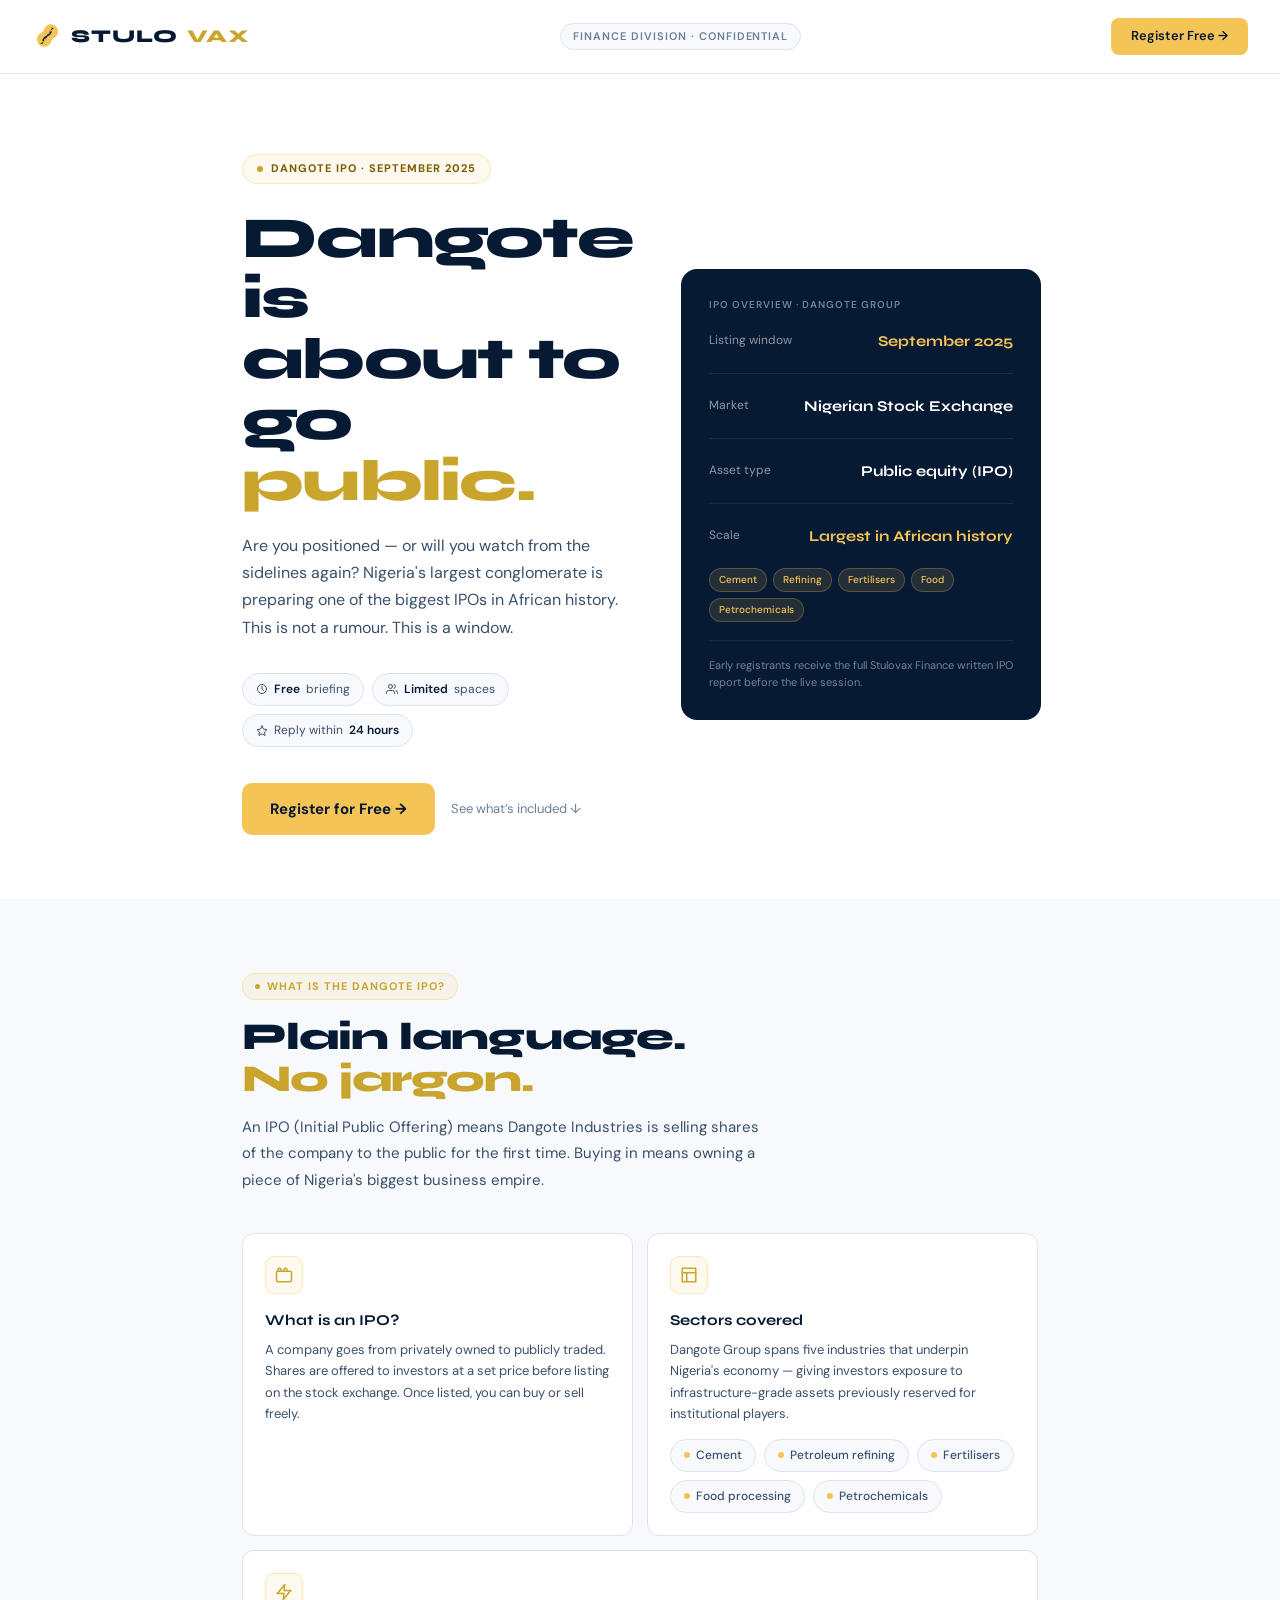
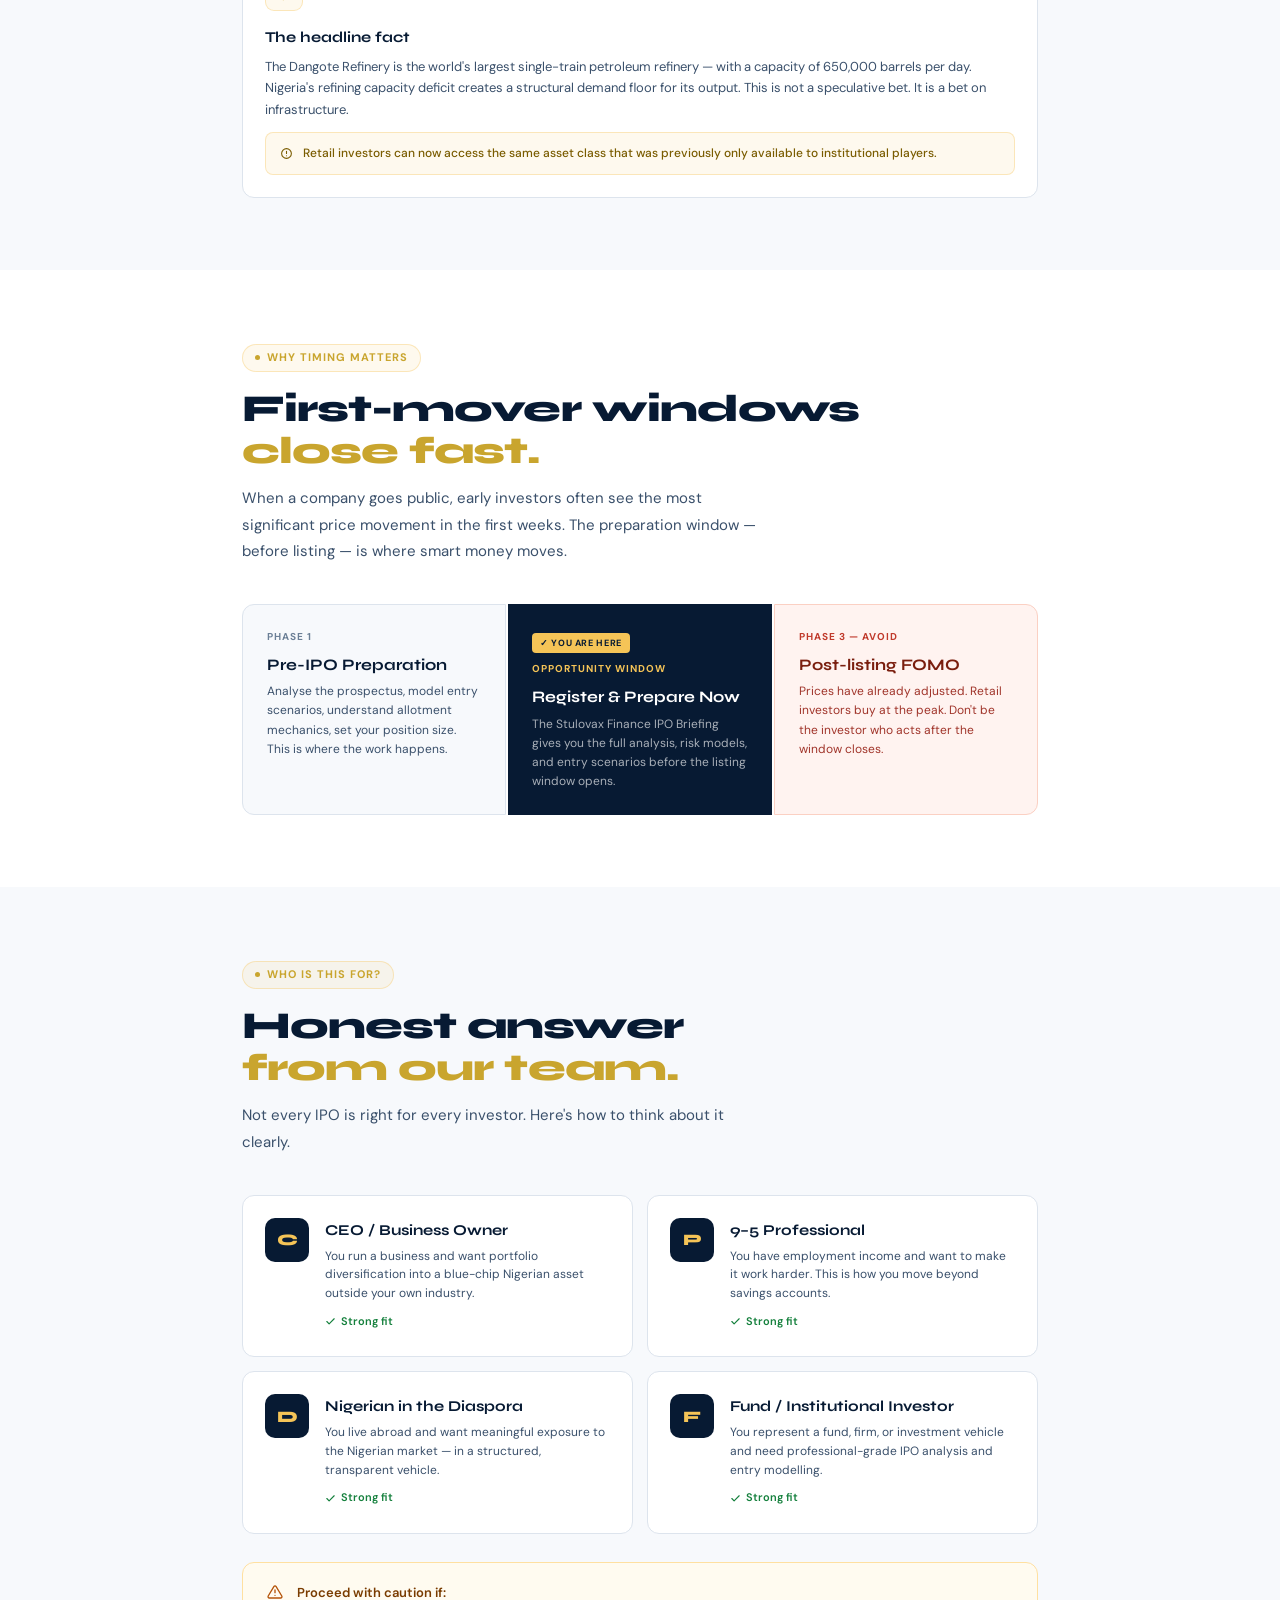
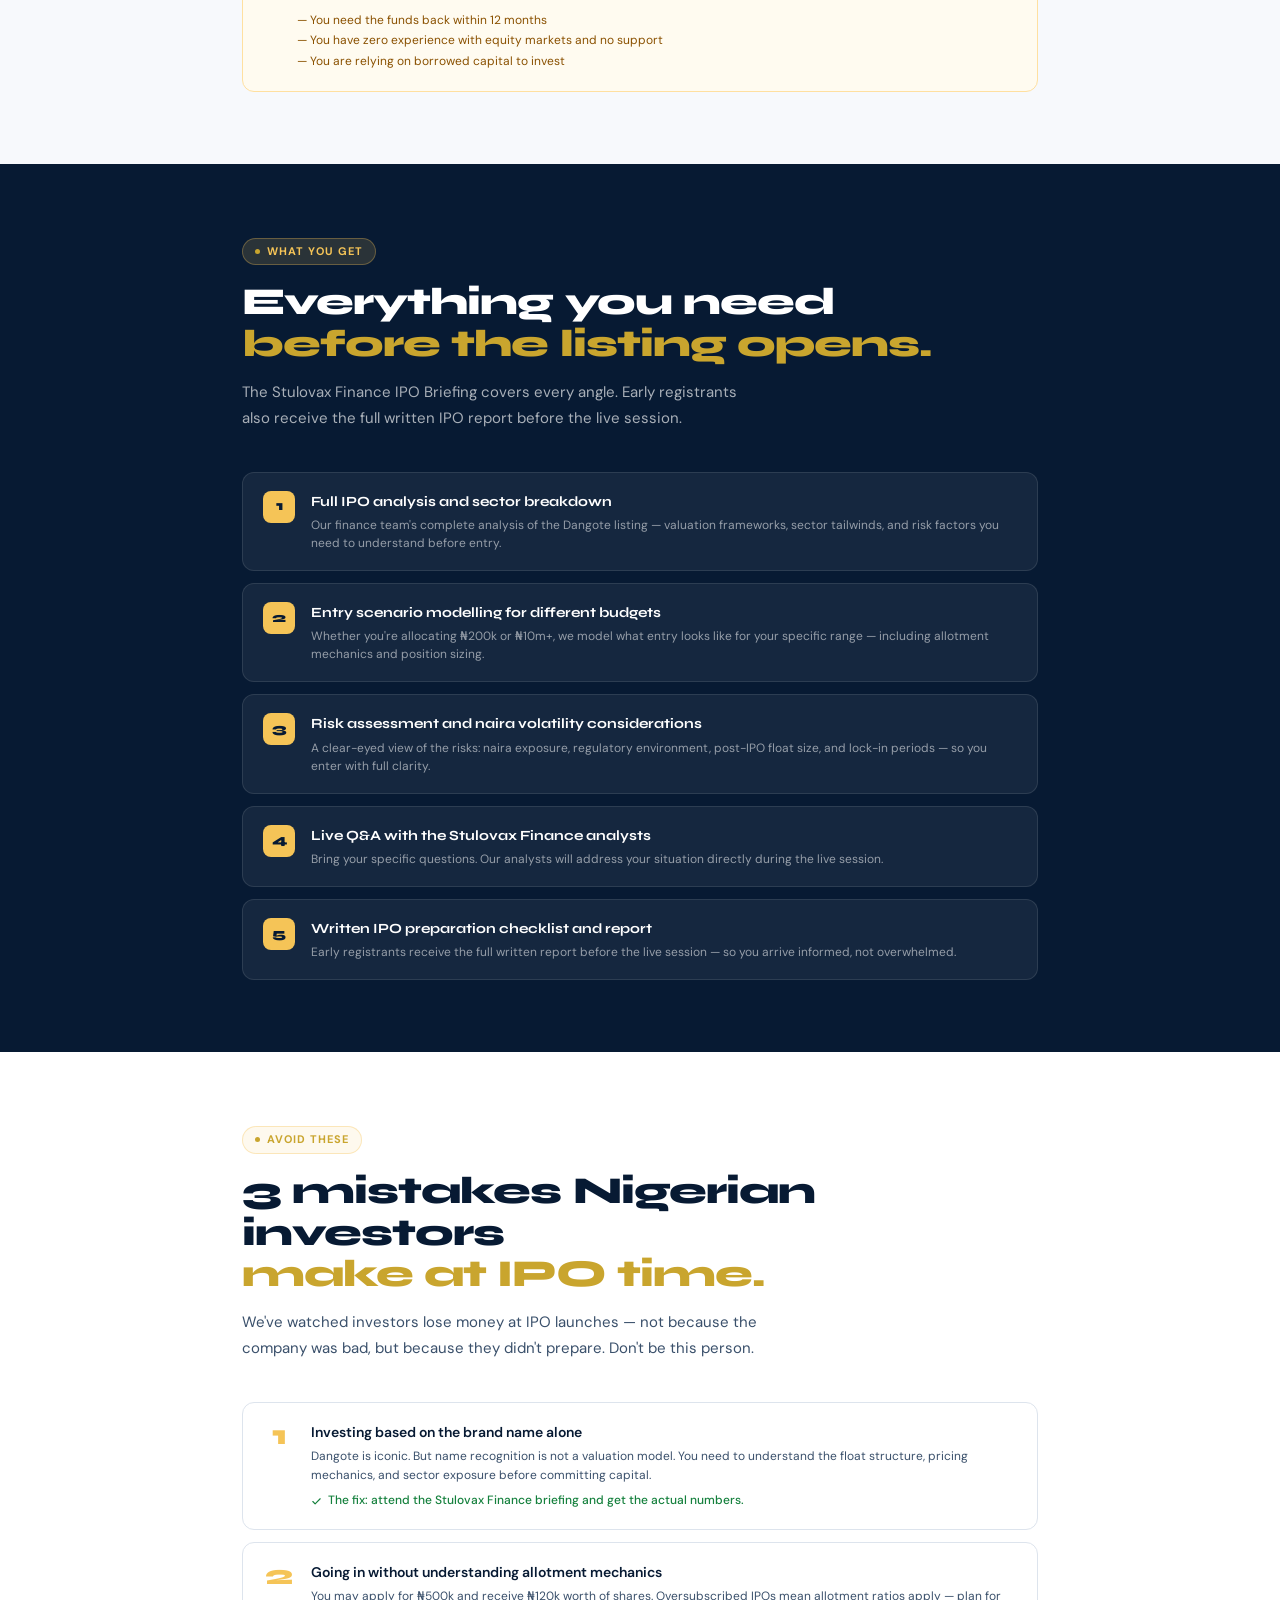
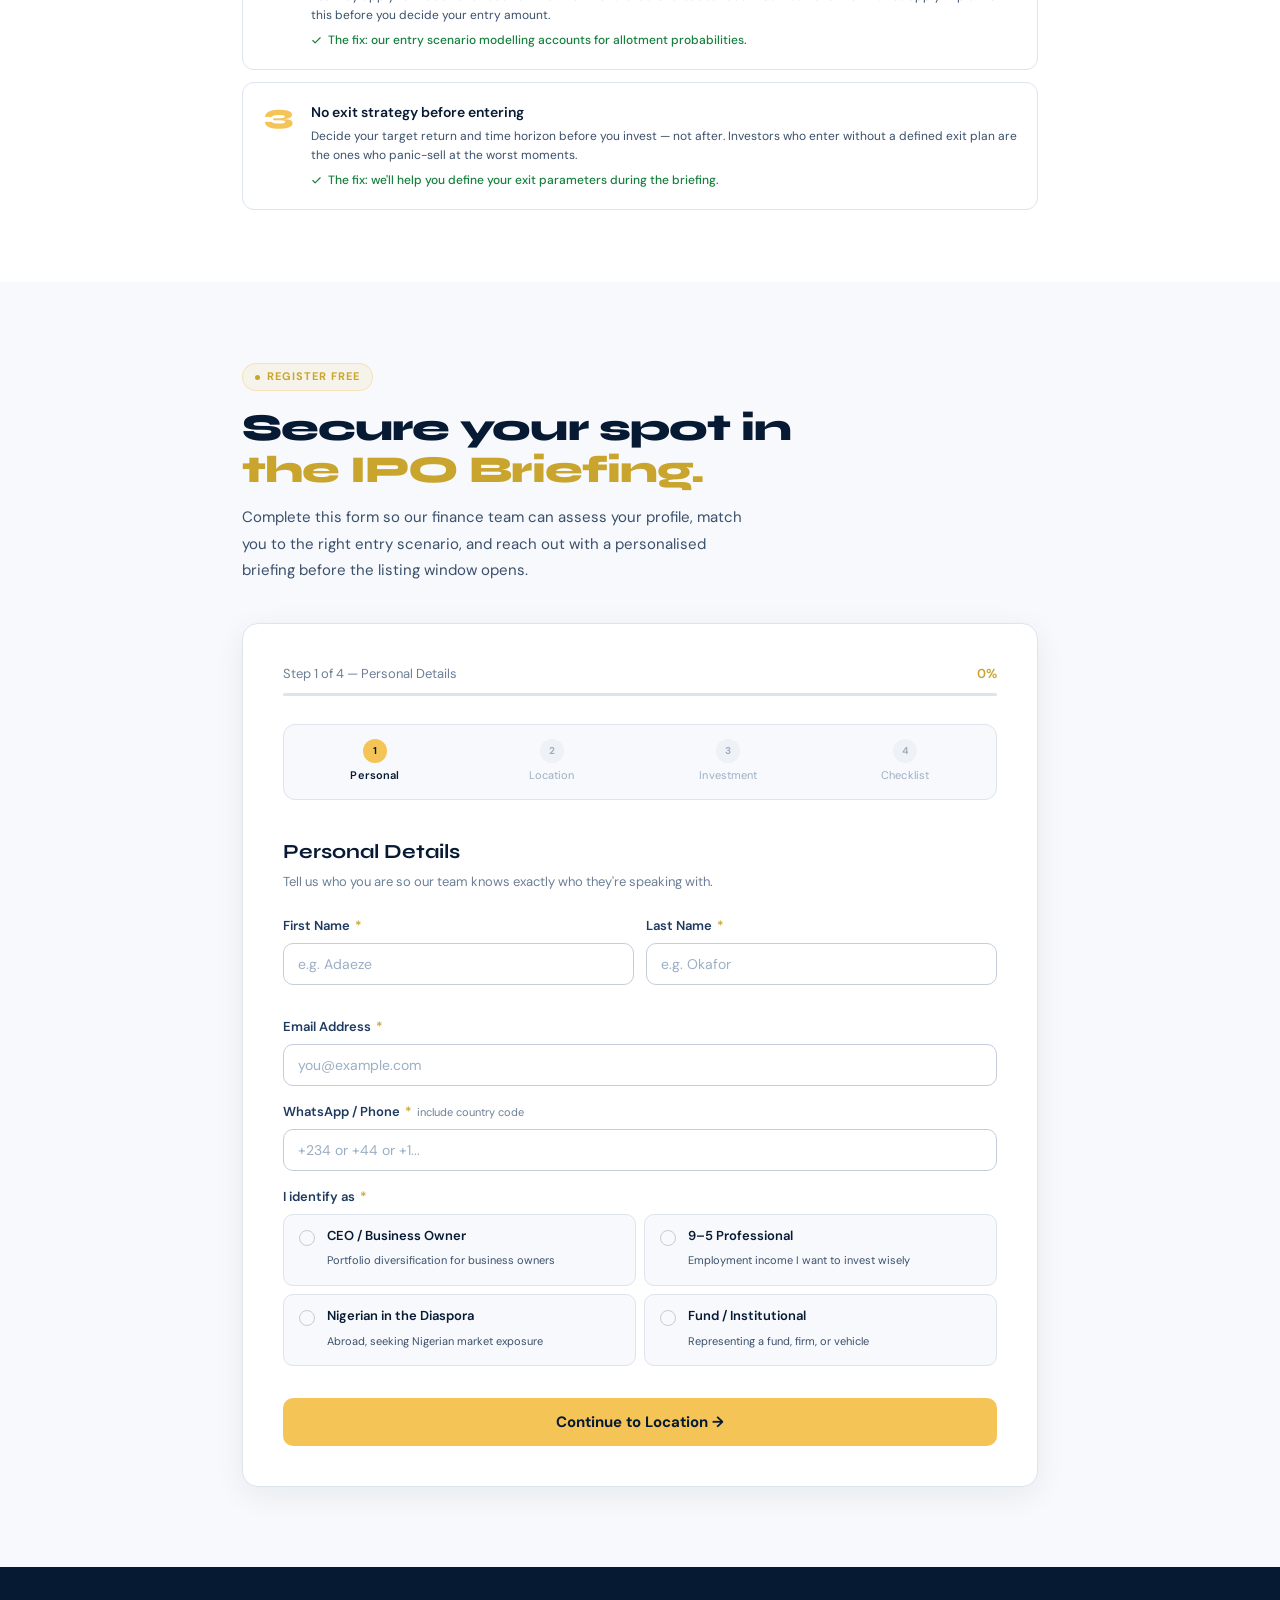
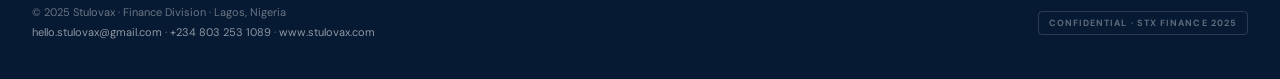
<file: financial/index.html>
<!DOCTYPE html>
<html lang="en">
  <head>
    <meta charset="UTF-8" />
    <meta name="viewport" content="width=device-width, initial-scale=1.0" />
    <title>Stulovax Finance — Dangote IPO Investor Briefing</title>
    <meta name="description" content="Register for the exclusive Stulovax Finance Dangote IPO Investor Briefing. Free. September 2025." />
    <meta name="robots" content="noindex, nofollow" />
    <link rel="icon" type="image/svg+xml" href="../favicon.svg" />
    <link rel="preconnect" href="https://fonts.googleapis.com" />
    <link rel="preconnect" href="https://fonts.gstatic.com" crossorigin />
    <link href="https://fonts.googleapis.com/css2?family=Syne:wght@600;700;800&family=DM+Sans:opsz,wght@9..40,400;9..40,500;9..40,600&display=swap" rel="stylesheet" />
    <style>
      *, *::before, *::after { box-sizing: border-box; margin: 0; padding: 0; }

      :root {
        --gold:    #f5c457;
        --gold-d:  #c9a52e;
        --gold-bg: rgba(245,196,87,0.10);
        --gold-bd: rgba(245,196,87,0.35);
        --navy:    #071a33;
        --navy-2:  #1e3a5f;
        --ink-2:   #3a506b;
        --muted:   #6b7f96;
        --muted-2: #9bafc4;
        --bg:      #ffffff;
        --surface: #f7f9fc;
        --border:  #dde4ed;
        --green:   #15803d;
        --teal:    #0891b2;
        --radius:  10px;
      }

      html { font-size: 16px; scroll-behavior: smooth; }

      body {
        font-family: 'DM Sans', 'Helvetica Neue', Arial, sans-serif;
        background: var(--bg);
        color: var(--navy);
        line-height: 1.6;
        -webkit-font-smoothing: antialiased;
      }

      a { color: var(--gold-d); text-decoration: none; }
      a:hover { text-decoration: underline; }
      img, svg { display: block; max-width: 100%; }

      /* ─── Layout ─────────────────────────────────────────── */
      .container { max-width: 860px; margin: 0 auto; padding: 0 32px; }
      .section { padding: 72px 0; }
      .section--alt { background: var(--surface); }
      .section--dark { background: var(--navy); color: #fff; }

      /* ─── Header ─────────────────────────────────────────── */
      .site-header {
        background: var(--bg);
        border-bottom: 1px solid var(--border);
        padding: 18px 32px;
        display: flex;
        align-items: center;
        justify-content: space-between;
        position: sticky;
        top: 0;
        z-index: 100;
      }
      .logo {
        display: flex;
        align-items: center;
        gap: 9px;
        font-family: 'Syne', sans-serif;
        font-size: 18px;
        font-weight: 800;
        letter-spacing: 0.05em;
        color: var(--navy);
        text-decoration: none;
      }
      .logo svg { width: 30px; height: 30px; flex-shrink: 0; }
      .logo span { color: var(--gold-d); }
      .header-tag {
        font-size: 11px;
        font-weight: 600;
        letter-spacing: 0.09em;
        text-transform: uppercase;
        color: var(--muted);
        background: var(--surface);
        border: 1px solid var(--border);
        border-radius: 100px;
        padding: 4px 12px;
      }
      .header-cta {
        background: var(--gold);
        color: var(--navy);
        font-weight: 600;
        font-size: 13px;
        padding: 8px 20px;
        border-radius: 8px;
        text-decoration: none;
        transition: background 0.15s;
      }
      .header-cta:hover { background: var(--gold-d); text-decoration: none; color: #fff; }

      /* ─── Hero ───────────────────────────────────────────── */
      .hero { padding: 80px 0 64px; }
      .hero-inner { display: grid; grid-template-columns: 1fr 360px; gap: 48px; align-items: center; }

      .hero-badge {
        display: inline-flex;
        align-items: center;
        gap: 8px;
        background: var(--gold-bg);
        border: 1px solid var(--gold-bd);
        border-radius: 100px;
        padding: 5px 14px;
        font-size: 11px;
        font-weight: 700;
        letter-spacing: 0.09em;
        text-transform: uppercase;
        color: #7a5c00;
        margin-bottom: 24px;
      }
      .hero-badge-dot {
        width: 6px; height: 6px;
        border-radius: 50%;
        background: var(--gold-d);
        animation: pulse 2s ease-in-out infinite;
      }
      @keyframes pulse { 0%,100%{opacity:1} 50%{opacity:0.4} }

      .hero-title {
        font-family: 'Syne', sans-serif;
        font-size: clamp(36px, 5.5vw, 58px);
        font-weight: 800;
        line-height: 1.05;
        letter-spacing: -0.03em;
        margin-bottom: 20px;
      }
      .hero-title em { font-style: normal; color: var(--gold-d); }

      .hero-sub {
        font-size: 16px;
        color: var(--ink-2);
        line-height: 1.7;
        margin-bottom: 32px;
        max-width: 460px;
      }

      .hero-chips {
        display: flex;
        flex-wrap: wrap;
        gap: 8px;
        margin-bottom: 36px;
      }
      .chip {
        display: inline-flex;
        align-items: center;
        gap: 6px;
        background: var(--surface);
        border: 1px solid var(--border);
        border-radius: 100px;
        padding: 6px 13px;
        font-size: 12px;
        color: var(--ink-2);
      }
      .chip svg { width: 12px; height: 12px; flex-shrink: 0; }
      .chip strong { color: var(--navy); font-weight: 600; }

      .hero-cta-row { display: flex; align-items: center; gap: 16px; flex-wrap: wrap; }
      .btn-primary {
        display: inline-flex;
        align-items: center;
        gap: 8px;
        background: var(--gold);
        color: var(--navy);
        font-family: 'DM Sans', sans-serif;
        font-size: 15px;
        font-weight: 700;
        padding: 14px 28px;
        border-radius: var(--radius);
        text-decoration: none;
        transition: background 0.15s, transform 0.15s;
      }
      .btn-primary:hover { background: var(--gold-d); color: #fff; transform: translateY(-1px); text-decoration: none; }
      .btn-ghost {
        font-size: 13px;
        color: var(--muted);
      }

      /* Hero card */
      .hero-card {
        background: var(--navy);
        border-radius: 16px;
        padding: 28px;
        color: #fff;
      }
      .hero-card-label {
        font-size: 10px;
        font-weight: 600;
        letter-spacing: 0.1em;
        text-transform: uppercase;
        color: rgba(255,255,255,0.45);
        margin-bottom: 16px;
      }
      .hero-card-stat {
        display: flex;
        flex-direction: column;
        gap: 16px;
        margin-bottom: 20px;
      }
      .stat-row { display: flex; justify-content: space-between; align-items: center; }
      .stat-label { font-size: 12px; color: rgba(255,255,255,0.55); }
      .stat-value { font-family: 'Syne', sans-serif; font-size: 15px; font-weight: 700; color: #fff; }
      .stat-value.gold { color: var(--gold); }
      .hero-card-divider { height: 1px; background: rgba(255,255,255,0.08); margin: 4px 0; }
      .hero-card-tags {
        display: flex;
        flex-wrap: wrap;
        gap: 6px;
        margin-top: 16px;
      }
      .sector-tag {
        font-size: 10px;
        padding: 3px 9px;
        border-radius: 100px;
        background: rgba(245,196,87,0.12);
        border: 1px solid rgba(245,196,87,0.25);
        color: var(--gold);
        font-weight: 500;
      }
      .hero-card-note {
        margin-top: 18px;
        padding-top: 16px;
        border-top: 1px solid rgba(255,255,255,0.08);
        font-size: 11px;
        color: rgba(255,255,255,0.45);
        line-height: 1.6;
      }

      /* ─── Section headers ─────────────────────────────────── */
      .section-eyebrow {
        display: inline-flex;
        align-items: center;
        gap: 7px;
        font-size: 11px;
        font-weight: 700;
        text-transform: uppercase;
        letter-spacing: 0.09em;
        color: var(--gold-d);
        background: var(--gold-bg);
        border: 1px solid var(--gold-bd);
        border-radius: 100px;
        padding: 4px 12px;
        margin-bottom: 16px;
      }
      .section-eyebrow-dot {
        width: 5px; height: 5px;
        border-radius: 50%;
        background: var(--gold-d);
      }
      .section-title {
        font-family: 'Syne', sans-serif;
        font-size: clamp(26px, 4vw, 38px);
        font-weight: 800;
        letter-spacing: -0.025em;
        line-height: 1.1;
        margin-bottom: 14px;
      }
      .section-title em { font-style: normal; color: var(--gold-d); }
      .section-title.light { color: #fff; }
      .section-desc {
        font-size: 15px;
        color: var(--ink-2);
        line-height: 1.75;
        max-width: 520px;
        margin-bottom: 40px;
      }
      .section-desc.light { color: rgba(255,255,255,0.65); }

      /* ─── What is the IPO ─────────────────────────────────── */
      .ipo-grid { display: grid; grid-template-columns: 1fr 1fr; gap: 14px; margin-top: 36px; }
      .ipo-card {
        background: var(--bg);
        border: 1px solid var(--border);
        border-radius: 12px;
        padding: 22px;
      }
      .ipo-card--full { grid-column: 1 / -1; }
      .ipo-card-icon {
        width: 38px; height: 38px;
        background: var(--gold-bg);
        border: 1px solid var(--gold-bd);
        border-radius: 9px;
        display: flex; align-items: center; justify-content: center;
        margin-bottom: 14px;
        color: var(--gold-d);
      }
      .ipo-card-icon svg { width: 18px; height: 18px; }
      .ipo-card-title {
        font-family: 'Syne', sans-serif;
        font-size: 15px;
        font-weight: 700;
        margin-bottom: 7px;
      }
      .ipo-card-text { font-size: 13px; color: var(--ink-2); line-height: 1.65; }
      .ipo-card-highlight {
        display: flex;
        align-items: center;
        gap: 10px;
        background: var(--gold-bg);
        border: 1px solid var(--gold-bd);
        border-radius: 8px;
        padding: 11px 14px;
        margin-top: 12px;
        font-size: 12px;
        color: #7a5c00;
        font-weight: 500;
      }
      .ipo-card-highlight svg { width: 13px; height: 13px; flex-shrink: 0; }

      /* Sectors strip */
      .sectors-strip {
        display: flex;
        flex-wrap: wrap;
        gap: 8px;
        margin-top: 14px;
      }
      .sector-pill {
        display: inline-flex;
        align-items: center;
        gap: 6px;
        font-size: 12px;
        font-weight: 500;
        padding: 6px 13px;
        border-radius: 100px;
        background: var(--surface);
        border: 1px solid var(--border);
        color: var(--ink-2);
      }
      .sector-pill-dot { width: 6px; height: 6px; border-radius: 50%; background: var(--gold); flex-shrink: 0; }

      /* ─── Timeline ────────────────────────────────────────── */
      .timeline {
        display: grid;
        grid-template-columns: 1fr 1fr 1fr;
        gap: 2px;
        margin-top: 36px;
      }
      .tl-phase {
        padding: 24px;
        border-radius: 0;
        position: relative;
      }
      .tl-phase:first-child { border-radius: 12px 0 0 12px; }
      .tl-phase:last-child { border-radius: 0 12px 12px 0; }
      .tl-phase--prep { background: var(--surface); border: 1px solid var(--border); }
      .tl-phase--now { background: var(--navy); color: #fff; }
      .tl-phase--post { background: #fff3f0; border: 1px solid #fbd0c3; }
      .tl-label {
        font-size: 10px;
        font-weight: 700;
        letter-spacing: 0.1em;
        text-transform: uppercase;
        margin-bottom: 10px;
      }
      .tl-phase--prep .tl-label { color: var(--muted); }
      .tl-phase--now .tl-label { color: var(--gold); }
      .tl-phase--post .tl-label { color: #c0392b; }
      .tl-title {
        font-family: 'Syne', sans-serif;
        font-size: 16px;
        font-weight: 700;
        margin-bottom: 8px;
        line-height: 1.2;
      }
      .tl-phase--prep .tl-title { color: var(--navy); }
      .tl-phase--now .tl-title { color: #fff; }
      .tl-phase--post .tl-title { color: #7a1e0e; }
      .tl-desc { font-size: 12px; line-height: 1.6; }
      .tl-phase--prep .tl-desc { color: var(--ink-2); }
      .tl-phase--now .tl-desc { color: rgba(255,255,255,0.65); }
      .tl-phase--post .tl-desc { color: #a0342a; }
      .tl-you-are {
        display: inline-flex;
        align-items: center;
        gap: 5px;
        font-size: 9px;
        font-weight: 700;
        letter-spacing: 0.07em;
        text-transform: uppercase;
        background: var(--gold);
        color: var(--navy);
        padding: 3px 8px;
        border-radius: 4px;
        margin-bottom: 8px;
      }

      /* ─── Who is this for ─────────────────────────────────── */
      .profiles-grid { display: grid; grid-template-columns: 1fr 1fr; gap: 14px; margin-top: 36px; }
      .profile-card {
        background: var(--bg);
        border: 1px solid var(--border);
        border-radius: 12px;
        padding: 22px;
        display: flex;
        gap: 16px;
        align-items: flex-start;
        transition: border-color 0.15s, box-shadow 0.15s;
      }
      .profile-card:hover {
        border-color: var(--gold-bd);
        box-shadow: 0 4px 16px rgba(245,196,87,0.1);
      }
      .profile-icon {
        width: 44px; height: 44px;
        border-radius: 10px;
        background: var(--navy);
        display: flex; align-items: center; justify-content: center;
        flex-shrink: 0;
        color: var(--gold);
        font-family: 'Syne', sans-serif;
        font-size: 16px;
        font-weight: 800;
      }
      .profile-name {
        font-family: 'Syne', sans-serif;
        font-size: 15px;
        font-weight: 700;
        margin-bottom: 5px;
      }
      .profile-desc { font-size: 12px; color: var(--ink-2); line-height: 1.55; }
      .profile-fit {
        display: inline-flex;
        align-items: center;
        gap: 5px;
        margin-top: 10px;
        font-size: 11px;
        font-weight: 600;
        color: var(--green);
      }
      .profile-fit svg { width: 11px; height: 11px; }

      .caution-box {
        margin-top: 28px;
        padding: 20px 24px;
        background: #fffbf0;
        border: 1px solid #ffe0a0;
        border-radius: 12px;
        display: flex;
        gap: 14px;
        align-items: flex-start;
      }
      .caution-icon { color: #b45309; flex-shrink: 0; margin-top: 1px; }
      .caution-icon svg { width: 16px; height: 16px; }
      .caution-title { font-size: 13px; font-weight: 600; color: #7a3c00; margin-bottom: 6px; }
      .caution-list { font-size: 12px; color: #8a5100; line-height: 1.7; list-style: none; }
      .caution-list li::before { content: "— "; }

      /* ─── What you'll get ─────────────────────────────────── */
      .deliverables { display: flex; flex-direction: column; gap: 12px; margin-top: 32px; }
      .dlv {
        display: flex;
        align-items: flex-start;
        gap: 16px;
        padding: 18px 20px;
        background: rgba(255,255,255,0.06);
        border: 1px solid rgba(255,255,255,0.1);
        border-radius: 12px;
      }
      .dlv-num {
        width: 32px; height: 32px;
        border-radius: 8px;
        background: var(--gold);
        color: var(--navy);
        font-family: 'Syne', sans-serif;
        font-size: 14px;
        font-weight: 800;
        display: flex; align-items: center; justify-content: center;
        flex-shrink: 0;
      }
      .dlv-title {
        font-family: 'Syne', sans-serif;
        font-size: 14px;
        font-weight: 700;
        color: #fff;
        margin-bottom: 3px;
      }
      .dlv-desc { font-size: 12px; color: rgba(255,255,255,0.55); line-height: 1.5; }

      /* ─── Mistakes ────────────────────────────────────────── */
      .mistakes { display: flex; flex-direction: column; gap: 12px; margin-top: 32px; }
      .mistake {
        display: flex;
        gap: 16px;
        align-items: flex-start;
        padding: 18px 20px;
        background: var(--bg);
        border: 1px solid var(--border);
        border-radius: 12px;
      }
      .mistake-num {
        font-family: 'Syne', sans-serif;
        font-size: 28px;
        font-weight: 800;
        color: var(--gold);
        line-height: 1;
        flex-shrink: 0;
        width: 32px;
        text-align: center;
      }
      .mistake-title { font-size: 14px; font-weight: 600; color: var(--navy); margin-bottom: 4px; }
      .mistake-fix {
        display: flex;
        align-items: center;
        gap: 6px;
        font-size: 12px;
        color: var(--green);
        font-weight: 500;
        margin-top: 6px;
      }
      .mistake-fix svg { width: 11px; height: 11px; flex-shrink: 0; }
      .mistake-body { font-size: 12px; color: var(--ink-2); line-height: 1.6; }

      /* ─── Form section ────────────────────────────────────── */
      .form-section { padding: 80px 0; background: var(--surface); }
      .form-wrapper {
        background: var(--bg);
        border: 1px solid var(--border);
        border-radius: 16px;
        padding: 40px;
        box-shadow: 0 8px 32px rgba(7,26,51,0.07);
        margin-top: 36px;
      }

      /* ─── Progress bar ────────────────────────────────────── */
      .progress-meta {
        display: flex;
        justify-content: space-between;
        font-size: 13px;
        color: var(--muted);
        margin-bottom: 8px;
      }
      .progress-pct { color: var(--gold-d); font-weight: 600; }
      .progress-track {
        height: 3px;
        background: var(--border);
        border-radius: 100px;
        overflow: hidden;
        margin-bottom: 28px;
      }
      .progress-fill {
        height: 100%;
        background: linear-gradient(90deg, var(--gold), var(--gold-d));
        border-radius: 100px;
        transition: width 0.4s cubic-bezier(.4,0,.2,1);
        width: 0%;
      }

      /* ─── Step nav ────────────────────────────────────────── */
      .step-nav {
        display: flex;
        background: var(--surface);
        border: 1px solid var(--border);
        border-radius: 12px;
        padding: 4px;
        margin-bottom: 36px;
        gap: 3px;
      }
      .step-btn {
        flex: 1;
        display: flex;
        flex-direction: column;
        align-items: center;
        gap: 4px;
        padding: 10px 6px;
        background: transparent;
        border: none;
        border-radius: 9px;
        cursor: default;
        color: var(--muted-2);
        font-family: 'DM Sans', sans-serif;
        font-size: 11px;
        letter-spacing: 0.01em;
        transition: color 0.2s;
        white-space: nowrap;
      }
      .step-num {
        width: 24px; height: 24px;
        border-radius: 50%;
        background: #eef2f7;
        display: flex; align-items: center; justify-content: center;
        font-size: 10px;
        font-weight: 700;
        transition: background 0.2s, color 0.2s;
      }
      .step-btn.is-active { color: var(--navy); font-weight: 600; }
      .step-btn.is-active .step-num { background: var(--gold); color: var(--navy); }
      .step-btn.is-done { color: var(--ink-2); }
      .step-btn.is-done .step-num { background: var(--green); color: #fff; }

      /* ─── Step panels ─────────────────────────────────────── */
      .step { display: none; }
      .step.is-active { display: block; animation: fadeUp 0.22s ease; }
      @keyframes fadeUp { from{opacity:0;transform:translateY(6px)} to{opacity:1;transform:translateY(0)} }

      .step-heading { margin-bottom: 24px; }
      .step-title {
        font-family: 'Syne', sans-serif;
        font-size: 20px;
        font-weight: 700;
        margin-bottom: 4px;
      }
      .step-desc { font-size: 13px; color: var(--muted); }

      /* ─── Fields ──────────────────────────────────────────── */
      .field { margin-bottom: 16px; }
      .field:last-child { margin-bottom: 0; }
      .field-row { display: grid; gap: 12px; margin-bottom: 16px; }
      .field-row.col-2 { grid-template-columns: 1fr 1fr; }

      .field-label {
        display: block;
        font-size: 13px;
        font-weight: 600;
        color: var(--navy-2);
        margin-bottom: 6px;
      }
      .field-label .req { color: var(--gold-d); margin-left: 2px; }
      .field-hint { font-size: 11px; font-weight: 400; color: var(--muted); margin-left: 5px; }

      .input, .select {
        display: block;
        width: 100%;
        padding: 11px 14px;
        background: var(--bg);
        border: 1.5px solid #c4cdd9;
        border-radius: var(--radius);
        font-family: 'DM Sans', sans-serif;
        font-size: 14px;
        color: var(--navy);
        outline: none;
        transition: border-color 0.15s, box-shadow 0.15s;
        -webkit-appearance: none;
        appearance: none;
      }
      .input::placeholder { color: var(--muted-2); }
      .input:focus, .select:focus {
        border-color: var(--gold);
        box-shadow: 0 0 0 3px rgba(245,196,87,0.18);
      }
      .select {
        background-image: url("data:image/svg+xml,%3Csvg xmlns='http://www.w3.org/2000/svg' width='12' height='8'%3E%3Cpath d='M1 1l5 5 5-5' stroke='%236b7f96' stroke-width='1.5' fill='none' stroke-linecap='round'/%3E%3C/svg%3E");
        background-repeat: no-repeat;
        background-position: right 13px center;
        padding-right: 34px;
        cursor: pointer;
      }
      .select option { background: #fff; color: var(--navy); }

      /* ─── Radio cards ─────────────────────────────────────── */
      .radio-cards { display: grid; gap: 8px; }
      .radio-cards.col-2 { grid-template-columns: 1fr 1fr; }
      .radio-cards.inline { grid-template-columns: repeat(auto-fit, minmax(110px, 1fr)); }

      .rc { cursor: pointer; }
      .rc input[type="radio"] { position: absolute; opacity: 0; pointer-events: none; }
      .rc-body {
        display: flex;
        align-items: flex-start;
        gap: 12px;
        padding: 13px 15px;
        background: var(--surface);
        border: 1.5px solid var(--border);
        border-radius: 10px;
        transition: border-color 0.15s, background 0.15s;
        cursor: pointer;
      }
      .rc input:checked ~ .rc-body {
        border-color: var(--gold);
        background: var(--gold-bg);
      }
      .rc-indicator {
        width: 16px; height: 16px;
        border-radius: 50%;
        border: 1.5px solid #c4cdd9;
        flex-shrink: 0;
        margin-top: 2px;
        transition: all 0.15s;
        position: relative;
      }
      .rc input:checked ~ .rc-body .rc-indicator {
        border-color: var(--gold-d);
        background: var(--gold);
      }
      .rc-indicator::after {
        content: '';
        position: absolute;
        top: 50%; left: 50%;
        transform: translate(-50%,-50%);
        width: 5px; height: 5px;
        border-radius: 50%;
        background: var(--navy);
        opacity: 0;
        transition: opacity 0.15s;
      }
      .rc input:checked ~ .rc-body .rc-indicator::after { opacity: 1; }
      .rc-text strong {
        display: block;
        font-size: 13px;
        font-weight: 600;
        color: var(--navy);
        line-height: 1.3;
        margin-bottom: 2px;
      }
      .rc-text span { font-size: 11px; color: var(--ink-2); }
      .radio-cards.inline .rc-body { align-items: center; padding: 9px 12px; }
      .radio-cards.inline .rc-text strong { margin-bottom: 0; font-size: 12px; }
      .radio-cards.inline .rc-text span { display: none; }

      /* ─── Checkboxes ──────────────────────────────────────── */
      .check-cards { display: flex; flex-direction: column; gap: 7px; }
      .cc { cursor: pointer; }
      .cc input[type="checkbox"] { position: absolute; opacity: 0; pointer-events: none; }
      .cc-body {
        display: flex;
        align-items: center;
        gap: 12px;
        padding: 12px 15px;
        background: var(--surface);
        border: 1.5px solid var(--border);
        border-radius: 10px;
        font-size: 13px;
        color: var(--ink-2);
        transition: all 0.15s;
        cursor: pointer;
      }
      .cc input:checked ~ .cc-body {
        border-color: var(--teal);
        color: var(--navy);
        background: rgba(8,145,178,0.05);
      }
      .cc-indicator {
        width: 16px; height: 16px;
        border-radius: 4px;
        border: 1.5px solid #c4cdd9;
        flex-shrink: 0;
        display: flex; align-items: center; justify-content: center;
        transition: all 0.15s;
      }
      .cc input:checked ~ .cc-body .cc-indicator {
        background: var(--teal);
        border-color: var(--teal);
      }
      .cc-indicator svg { display: none; width: 9px; height: 9px; }
      .cc input:checked ~ .cc-body .cc-indicator svg { display: block; }

      /* ─── Declarations ────────────────────────────────────── */
      .decl-label {
        font-size: 11px;
        font-weight: 700;
        text-transform: uppercase;
        letter-spacing: 0.08em;
        color: var(--muted);
        margin: 22px 0 10px;
      }
      .decl-item {
        display: flex;
        align-items: flex-start;
        gap: 12px;
        padding: 10px 0;
        border-bottom: 1px solid var(--border);
        cursor: pointer;
        user-select: none;
      }
      .decl-item:last-child { border-bottom: none; padding-bottom: 0; }
      .decl-check {
        width: 17px; height: 17px;
        border-radius: 4px;
        border: 1.5px solid #c4cdd9;
        flex-shrink: 0;
        margin-top: 1px;
        display: flex; align-items: center; justify-content: center;
        transition: all 0.15s;
        background: transparent;
      }
      .decl-check.is-checked { background: var(--green); border-color: var(--green); }
      .decl-check svg { display: none; width: 9px; height: 9px; }
      .decl-check.is-checked svg { display: block; }
      .decl-text { font-size: 12px; color: var(--ink-2); line-height: 1.55; }
      .decl-text strong { color: var(--navy); font-weight: 600; }

      /* ─── Callout ─────────────────────────────────────────── */
      .callout-info {
        display: flex;
        align-items: flex-start;
        gap: 10px;
        background: rgba(8,145,178,0.06);
        border: 1px solid rgba(8,145,178,0.2);
        border-radius: 9px;
        padding: 11px 14px;
        font-size: 12px;
        color: #0e7490;
        margin-top: 12px;
        line-height: 1.55;
      }
      .callout-info svg { width: 13px; height: 13px; flex-shrink: 0; margin-top: 1px; }

      /* ─── Form footer ─────────────────────────────────────── */
      .form-footer { margin-top: 32px; display: flex; flex-direction: column; gap: 10px; }
      .status-msg { font-size: 12px; color: #c0392b; display: none; text-align: center; padding: 8px 0; }
      .status-msg.is-visible { display: block; }

      .btn-continue, .btn-submit {
        width: 100%;
        padding: 14px 24px;
        background: var(--gold);
        color: var(--navy);
        border: none;
        border-radius: var(--radius);
        font-family: 'DM Sans', sans-serif;
        font-size: 15px;
        font-weight: 700;
        cursor: pointer;
        display: flex;
        align-items: center;
        justify-content: center;
        gap: 8px;
        transition: background 0.15s, transform 0.15s;
      }
      .btn-continue:hover, .btn-submit:hover {
        background: var(--gold-d);
        color: #fff;
        transform: translateY(-1px);
      }
      .btn-continue:disabled, .btn-submit:disabled { opacity: 0.5; cursor: not-allowed; transform: none; }
      .btn-back {
        width: 100%;
        padding: 11px 24px;
        background: transparent;
        color: var(--muted);
        border: 1.5px solid var(--border);
        border-radius: var(--radius);
        font-family: 'DM Sans', sans-serif;
        font-size: 13px;
        cursor: pointer;
        transition: color 0.15s, border-color 0.15s;
      }
      .btn-back:hover { color: var(--navy); border-color: #c4cdd9; }

      /* ─── Footer ──────────────────────────────────────────── */
      .site-footer {
        background: var(--navy);
        padding: 36px 32px;
        display: flex;
        align-items: center;
        justify-content: space-between;
        flex-wrap: wrap;
        gap: 14px;
      }
      .footer-text { font-size: 11px; color: rgba(255,255,255,0.4); line-height: 1.8; }
      .footer-text a { color: rgba(255,255,255,0.55); }
      .footer-text a:hover { color: var(--gold); text-decoration: none; }
      .footer-badge {
        font-size: 9px;
        font-weight: 700;
        text-transform: uppercase;
        letter-spacing: 0.12em;
        padding: 4px 10px;
        border: 1px solid rgba(255,255,255,0.15);
        border-radius: 4px;
        color: rgba(255,255,255,0.35);
      }

      /* ─── Responsive ──────────────────────────────────────── */
      @media (max-width: 720px) {
        .container { padding: 0 20px; }
        .site-header { padding: 16px 20px; }
        .header-tag { display: none; }
        .hero-inner { grid-template-columns: 1fr; }
        .hero-card { display: none; }
        .hero { padding: 48px 0 40px; }
        .section { padding: 52px 0; }
        .ipo-grid { grid-template-columns: 1fr; }
        .timeline { grid-template-columns: 1fr; gap: 8px; }
        .tl-phase:first-child { border-radius: 12px; }
        .tl-phase:last-child { border-radius: 12px; }
        .tl-phase--prep,.tl-phase--post { border-radius: 12px; }
        .profiles-grid { grid-template-columns: 1fr; }
        .field-row.col-2 { grid-template-columns: 1fr; }
        .radio-cards.col-2 { grid-template-columns: 1fr; }
        .step-btn { font-size: 10px; padding: 8px 3px; }
        .step-num { width: 20px; height: 20px; font-size: 10px; }
        .form-wrapper { padding: 24px 20px; }
        .site-footer { padding: 28px 20px; flex-direction: column; align-items: flex-start; }
      }
    </style>
  </head>
  <body>

    <!-- Header -->
    <header class="site-header">
      <a href="https://stulovax.com" class="logo" aria-label="Stulovax home">
        <svg viewBox="0 0 72 72" role="img" aria-hidden="true">
          <path fill="#f5c457" d="M44.8 7.5c9.7 0 17.6 7.8 17.6 17.5 0 7-4.1 13.1-10.1 15.9-3 1.4-5.1 4-5.8 7.2C44.7 56.1 37.8 62 29.6 62c-9.7 0-17.6-7.8-17.6-17.5 0-7.2 4.3-13.5 10.6-16.1 2.8-1.2 4.8-3.6 5.6-6.6C30.1 13.3 36.8 7.5 44.8 7.5Z"/>
          <path fill="#071a33" d="M45 16.2c2.9 0 5.5.8 7.5 2.5-6.6 1.6-11.3 6.2-13.6 13.6-2.5 8.2-7.4 13.6-14.7 15.9 1.2-5.9 5-10.3 11.4-13.2 4.6-2 7.3-5.4 8.3-10.4.9-4.5 3.4-8.4 7.4-8.4h-6.3Zm-17.7 39.6c-2.8 0-5.4-.8-7.5-2.5 6.6-1.6 11.3-6.2 13.6-13.6 2.5-8.2 7.4-13.6 14.7-15.9-1.2 5.9-5 10.3-11.4 13.2-4.6 2-7.3 5.4-8.3 10.4-.9 4.5-3.4 8.4-7.4 8.4h6.3Z"/>
        </svg>
        STULO<span>VAX</span>
      </a>
      <span class="header-tag">Finance Division &middot; Confidential</span>
      <a href="#register" class="header-cta">Register Free &rarr;</a>
    </header>

    <!-- ═══════════════════════════════════════════════════════ HERO -->
    <section class="hero">
      <div class="container">
        <div class="hero-inner">
          <div>
            <div class="hero-badge">
              <span class="hero-badge-dot"></span>
              Dangote IPO &middot; September 2025
            </div>
            <h1 class="hero-title">
              Dangote is<br>
              about to go<br>
              <em>public.</em>
            </h1>
            <p class="hero-sub">
              Are you positioned — or will you watch from the sidelines again?
              Nigeria's largest conglomerate is preparing one of the biggest IPOs in
              African history. This is not a rumour. This is a window.
            </p>
            <div class="hero-chips">
              <span class="chip">
                <svg viewBox="0 0 24 24" fill="none" stroke="currentColor" stroke-width="2" stroke-linecap="round"><circle cx="12" cy="12" r="9"/><path d="M12 7v5l3 3"/></svg>
                <strong>Free</strong> briefing
              </span>
              <span class="chip">
                <svg viewBox="0 0 24 24" fill="none" stroke="currentColor" stroke-width="2" stroke-linecap="round" stroke-linejoin="round"><path d="M17 21v-2a4 4 0 0 0-4-4H5a4 4 0 0 0-4 4v2"/><circle cx="9" cy="7" r="4"/><path d="M23 21v-2a4 4 0 0 0-3-3.87"/><path d="M16 3.13a4 4 0 0 1 0 7.75"/></svg>
                <strong>Limited</strong> spaces
              </span>
              <span class="chip">
                <svg viewBox="0 0 24 24" fill="none" stroke="currentColor" stroke-width="2" stroke-linecap="round" stroke-linejoin="round"><polygon points="12 2 15.09 8.26 22 9.27 17 14.14 18.18 21.02 12 17.77 5.82 21.02 7 14.14 2 9.27 8.91 8.26 12 2"/></svg>
                Reply within <strong>24 hours</strong>
              </span>
            </div>
            <div class="hero-cta-row">
              <a href="#register" class="btn-primary">Register for Free &rarr;</a>
              <a href="#what-you-get" class="btn-ghost">See what&rsquo;s included &darr;</a>
            </div>
          </div>

          <div class="hero-card">
            <p class="hero-card-label">IPO Overview &middot; Dangote Group</p>
            <div class="hero-card-stat">
              <div class="stat-row">
                <span class="stat-label">Listing window</span>
                <span class="stat-value gold">September 2025</span>
              </div>
              <div class="hero-card-divider"></div>
              <div class="stat-row">
                <span class="stat-label">Market</span>
                <span class="stat-value">Nigerian Stock Exchange</span>
              </div>
              <div class="hero-card-divider"></div>
              <div class="stat-row">
                <span class="stat-label">Asset type</span>
                <span class="stat-value">Public equity (IPO)</span>
              </div>
              <div class="hero-card-divider"></div>
              <div class="stat-row">
                <span class="stat-label">Scale</span>
                <span class="stat-value gold">Largest in African history</span>
              </div>
            </div>
            <div class="hero-card-tags">
              <span class="sector-tag">Cement</span>
              <span class="sector-tag">Refining</span>
              <span class="sector-tag">Fertilisers</span>
              <span class="sector-tag">Food</span>
              <span class="sector-tag">Petrochemicals</span>
            </div>
            <p class="hero-card-note">
              Early registrants receive the full Stulovax Finance written IPO report before the live session.
            </p>
          </div>
        </div>
      </div>
    </section>

    <!-- ═══════════════════════════════════════════════════ WHAT IS IT -->
    <section class="section section--alt">
      <div class="container">
        <div class="section-eyebrow"><span class="section-eyebrow-dot"></span> What is the Dangote IPO?</div>
        <h2 class="section-title">Plain language.<br><em>No jargon.</em></h2>
        <p class="section-desc">
          An IPO (Initial Public Offering) means Dangote Industries is selling shares of the company
          to the public for the first time. Buying in means owning a piece of Nigeria's biggest business empire.
        </p>

        <div class="ipo-grid">
          <div class="ipo-card">
            <div class="ipo-card-icon">
              <svg viewBox="0 0 24 24" fill="none" stroke="currentColor" stroke-width="2" stroke-linecap="round" stroke-linejoin="round"><rect x="2" y="7" width="20" height="14" rx="2"/><path d="M16 7V5a2 2 0 0 0-4 0v2"/><path d="M8 7V5a2 2 0 0 0-4 0v2"/></svg>
            </div>
            <p class="ipo-card-title">What is an IPO?</p>
            <p class="ipo-card-text">
              A company goes from privately owned to publicly traded. Shares are offered to investors
              at a set price before listing on the stock exchange. Once listed, you can buy or sell freely.
            </p>
          </div>
          <div class="ipo-card">
            <div class="ipo-card-icon">
              <svg viewBox="0 0 24 24" fill="none" stroke="currentColor" stroke-width="2" stroke-linecap="round" stroke-linejoin="round"><path d="M3 3h18v18H3z"/><path d="M3 9h18M9 21V9"/></svg>
            </div>
            <p class="ipo-card-title">Sectors covered</p>
            <p class="ipo-card-text">
              Dangote Group spans five industries that underpin Nigeria's economy — giving investors
              exposure to infrastructure-grade assets previously reserved for institutional players.
            </p>
            <div class="sectors-strip">
              <span class="sector-pill"><span class="sector-pill-dot"></span>Cement</span>
              <span class="sector-pill"><span class="sector-pill-dot"></span>Petroleum refining</span>
              <span class="sector-pill"><span class="sector-pill-dot"></span>Fertilisers</span>
              <span class="sector-pill"><span class="sector-pill-dot"></span>Food processing</span>
              <span class="sector-pill"><span class="sector-pill-dot"></span>Petrochemicals</span>
            </div>
          </div>
          <div class="ipo-card ipo-card--full">
            <div class="ipo-card-icon">
              <svg viewBox="0 0 24 24" fill="none" stroke="currentColor" stroke-width="2" stroke-linecap="round" stroke-linejoin="round"><path d="M13 2L3 14h9l-1 8 10-12h-9l1-8z"/></svg>
            </div>
            <p class="ipo-card-title">The headline fact</p>
            <p class="ipo-card-text">
              The Dangote Refinery is the world's largest single-train petroleum refinery —
              with a capacity of 650,000 barrels per day. Nigeria's refining capacity deficit creates
              a structural demand floor for its output. This is not a speculative bet. It is a bet on infrastructure.
            </p>
            <div class="ipo-card-highlight">
              <svg viewBox="0 0 24 24" fill="none" stroke="currentColor" stroke-width="2" stroke-linecap="round"><circle cx="12" cy="12" r="9"/><path d="M12 8v4M12 16h.01"/></svg>
              Retail investors can now access the same asset class that was previously only available to institutional players.
            </div>
          </div>
        </div>
      </div>
    </section>

    <!-- ═══════════════════════════════════════════════════ TIMELINE -->
    <section class="section">
      <div class="container">
        <div class="section-eyebrow"><span class="section-eyebrow-dot"></span> Why timing matters</div>
        <h2 class="section-title">First-mover windows<br><em>close fast.</em></h2>
        <p class="section-desc">
          When a company goes public, early investors often see the most significant price movement
          in the first weeks. The preparation window — before listing — is where smart money moves.
        </p>

        <div class="timeline">
          <div class="tl-phase tl-phase--prep">
            <p class="tl-label">Phase 1</p>
            <p class="tl-title">Pre-IPO Preparation</p>
            <p class="tl-desc">Analyse the prospectus, model entry scenarios, understand allotment mechanics, set your position size. This is where the work happens.</p>
          </div>
          <div class="tl-phase tl-phase--now">
            <p class="tl-you-are">&#x2713; You are here</p>
            <p class="tl-label">Opportunity Window</p>
            <p class="tl-title">Register &amp; Prepare Now</p>
            <p class="tl-desc">The Stulovax Finance IPO Briefing gives you the full analysis, risk models, and entry scenarios before the listing window opens.</p>
          </div>
          <div class="tl-phase tl-phase--post">
            <p class="tl-label">Phase 3 — Avoid</p>
            <p class="tl-title">Post-listing FOMO</p>
            <p class="tl-desc">Prices have already adjusted. Retail investors buy at the peak. Don't be the investor who acts after the window closes.</p>
          </div>
        </div>
      </div>
    </section>

    <!-- ═══════════════════════════════════════════════════ WHO IS IT FOR -->
    <section class="section section--alt">
      <div class="container">
        <div class="section-eyebrow"><span class="section-eyebrow-dot"></span> Who is this for?</div>
        <h2 class="section-title">Honest answer<br><em>from our team.</em></h2>
        <p class="section-desc">
          Not every IPO is right for every investor. Here's how to think about it clearly.
        </p>

        <div class="profiles-grid">
          <div class="profile-card">
            <div class="profile-icon">C</div>
            <div>
              <p class="profile-name">CEO / Business Owner</p>
              <p class="profile-desc">You run a business and want portfolio diversification into a blue-chip Nigerian asset outside your own industry.</p>
              <p class="profile-fit">
                <svg viewBox="0 0 24 24" fill="none" stroke="currentColor" stroke-width="2.5" stroke-linecap="round" stroke-linejoin="round"><polyline points="20 6 9 17 4 12"/></svg>
                Strong fit
              </p>
            </div>
          </div>
          <div class="profile-card">
            <div class="profile-icon">P</div>
            <div>
              <p class="profile-name">9&ndash;5 Professional</p>
              <p class="profile-desc">You have employment income and want to make it work harder. This is how you move beyond savings accounts.</p>
              <p class="profile-fit">
                <svg viewBox="0 0 24 24" fill="none" stroke="currentColor" stroke-width="2.5" stroke-linecap="round" stroke-linejoin="round"><polyline points="20 6 9 17 4 12"/></svg>
                Strong fit
              </p>
            </div>
          </div>
          <div class="profile-card">
            <div class="profile-icon">D</div>
            <div>
              <p class="profile-name">Nigerian in the Diaspora</p>
              <p class="profile-desc">You live abroad and want meaningful exposure to the Nigerian market — in a structured, transparent vehicle.</p>
              <p class="profile-fit">
                <svg viewBox="0 0 24 24" fill="none" stroke="currentColor" stroke-width="2.5" stroke-linecap="round" stroke-linejoin="round"><polyline points="20 6 9 17 4 12"/></svg>
                Strong fit
              </p>
            </div>
          </div>
          <div class="profile-card">
            <div class="profile-icon">F</div>
            <div>
              <p class="profile-name">Fund / Institutional Investor</p>
              <p class="profile-desc">You represent a fund, firm, or investment vehicle and need professional-grade IPO analysis and entry modelling.</p>
              <p class="profile-fit">
                <svg viewBox="0 0 24 24" fill="none" stroke="currentColor" stroke-width="2.5" stroke-linecap="round" stroke-linejoin="round"><polyline points="20 6 9 17 4 12"/></svg>
                Strong fit
              </p>
            </div>
          </div>
        </div>

        <div class="caution-box">
          <div class="caution-icon">
            <svg viewBox="0 0 24 24" fill="none" stroke="currentColor" stroke-width="2" stroke-linecap="round" stroke-linejoin="round"><path d="M10.29 3.86L1.82 18a2 2 0 0 0 1.71 3h16.94a2 2 0 0 0 1.71-3L13.71 3.86a2 2 0 0 0-3.42 0z"/><line x1="12" y1="9" x2="12" y2="13"/><line x1="12" y1="17" x2="12.01" y2="17"/></svg>
          </div>
          <div>
            <p class="caution-title">Proceed with caution if:</p>
            <ul class="caution-list">
              <li>You need the funds back within 12 months</li>
              <li>You have zero experience with equity markets and no support</li>
              <li>You are relying on borrowed capital to invest</li>
            </ul>
          </div>
        </div>
      </div>
    </section>

    <!-- ═══════════════════════════════════════════════════ WHAT YOU GET -->
    <section id="what-you-get" class="section section--dark">
      <div class="container">
        <div class="section-eyebrow" style="background:rgba(245,196,87,0.15);border-color:rgba(245,196,87,0.3);color:var(--gold);">
          <span class="section-eyebrow-dot"></span> What you get
        </div>
        <h2 class="section-title light">Everything you need<br><em>before the listing opens.</em></h2>
        <p class="section-desc light">
          The Stulovax Finance IPO Briefing covers every angle. Early registrants also receive
          the full written IPO report before the live session.
        </p>

        <div class="deliverables">
          <div class="dlv">
            <div class="dlv-num">1</div>
            <div>
              <p class="dlv-title">Full IPO analysis and sector breakdown</p>
              <p class="dlv-desc">Our finance team's complete analysis of the Dangote listing — valuation frameworks, sector tailwinds, and risk factors you need to understand before entry.</p>
            </div>
          </div>
          <div class="dlv">
            <div class="dlv-num">2</div>
            <div>
              <p class="dlv-title">Entry scenario modelling for different budgets</p>
              <p class="dlv-desc">Whether you're allocating ₦200k or ₦10m+, we model what entry looks like for your specific range — including allotment mechanics and position sizing.</p>
            </div>
          </div>
          <div class="dlv">
            <div class="dlv-num">3</div>
            <div>
              <p class="dlv-title">Risk assessment and naira volatility considerations</p>
              <p class="dlv-desc">A clear-eyed view of the risks: naira exposure, regulatory environment, post-IPO float size, and lock-in periods — so you enter with full clarity.</p>
            </div>
          </div>
          <div class="dlv">
            <div class="dlv-num">4</div>
            <div>
              <p class="dlv-title">Live Q&amp;A with the Stulovax Finance analysts</p>
              <p class="dlv-desc">Bring your specific questions. Our analysts will address your situation directly during the live session.</p>
            </div>
          </div>
          <div class="dlv">
            <div class="dlv-num">5</div>
            <div>
              <p class="dlv-title">Written IPO preparation checklist and report</p>
              <p class="dlv-desc">Early registrants receive the full written report before the live session — so you arrive informed, not overwhelmed.</p>
            </div>
          </div>
        </div>
      </div>
    </section>

    <!-- ═══════════════════════════════════════════════════ MISTAKES -->
    <section class="section">
      <div class="container">
        <div class="section-eyebrow"><span class="section-eyebrow-dot"></span> Avoid these</div>
        <h2 class="section-title">3 mistakes Nigerian investors<br><em>make at IPO time.</em></h2>
        <p class="section-desc">
          We've watched investors lose money at IPO launches — not because the company was bad,
          but because they didn't prepare. Don't be this person.
        </p>

        <div class="mistakes">
          <div class="mistake">
            <div class="mistake-num">1</div>
            <div>
              <p class="mistake-title">Investing based on the brand name alone</p>
              <p class="mistake-body">Dangote is iconic. But name recognition is not a valuation model. You need to understand the float structure, pricing mechanics, and sector exposure before committing capital.</p>
              <p class="mistake-fix">
                <svg viewBox="0 0 24 24" fill="none" stroke="currentColor" stroke-width="2.5" stroke-linecap="round" stroke-linejoin="round"><polyline points="20 6 9 17 4 12"/></svg>
                The fix: attend the Stulovax Finance briefing and get the actual numbers.
              </p>
            </div>
          </div>
          <div class="mistake">
            <div class="mistake-num">2</div>
            <div>
              <p class="mistake-title">Going in without understanding allotment mechanics</p>
              <p class="mistake-body">You may apply for ₦500k and receive ₦120k worth of shares. Oversubscribed IPOs mean allotment ratios apply — plan for this before you decide your entry amount.</p>
              <p class="mistake-fix">
                <svg viewBox="0 0 24 24" fill="none" stroke="currentColor" stroke-width="2.5" stroke-linecap="round" stroke-linejoin="round"><polyline points="20 6 9 17 4 12"/></svg>
                The fix: our entry scenario modelling accounts for allotment probabilities.
              </p>
            </div>
          </div>
          <div class="mistake">
            <div class="mistake-num">3</div>
            <div>
              <p class="mistake-title">No exit strategy before entering</p>
              <p class="mistake-body">Decide your target return and time horizon before you invest — not after. Investors who enter without a defined exit plan are the ones who panic-sell at the worst moments.</p>
              <p class="mistake-fix">
                <svg viewBox="0 0 24 24" fill="none" stroke="currentColor" stroke-width="2.5" stroke-linecap="round" stroke-linejoin="round"><polyline points="20 6 9 17 4 12"/></svg>
                The fix: we'll help you define your exit parameters during the briefing.
              </p>
            </div>
          </div>
        </div>
      </div>
    </section>

    <!-- ═══════════════════════════════════════════════════ FORM -->
    <section id="register" class="form-section">
      <div class="container">
        <div class="section-eyebrow"><span class="section-eyebrow-dot"></span> Register Free</div>
        <h2 class="section-title">Secure your spot in<br><em>the IPO Briefing.</em></h2>
        <p class="section-desc">
          Complete this form so our finance team can assess your profile, match you to the right
          entry scenario, and reach out with a personalised briefing before the listing window opens.
        </p>

        <div class="form-wrapper">

          <!-- Progress -->
          <div class="progress-meta">
            <span id="stepLabel">Step 1 of 4 &mdash; Personal Details</span>
            <span class="progress-pct" id="progressPct">0%</span>
          </div>
          <div class="progress-track"><div class="progress-fill" id="progressFill"></div></div>

          <!-- Step nav -->
          <nav class="step-nav" aria-label="Form steps">
            <div class="step-btn is-active" data-step="1"><span class="step-num">1</span>Personal</div>
            <div class="step-btn" data-step="2"><span class="step-num">2</span>Location</div>
            <div class="step-btn" data-step="3"><span class="step-num">3</span>Investment</div>
            <div class="step-btn" data-step="4"><span class="step-num">4</span>Checklist</div>
          </nav>

          <form id="regForm" action="./submit.php" method="POST" accept-charset="UTF-8" novalidate>
            <input type="hidden" name="success_redirect" value="https://stulovax.com/financial/thank-you.html" />
            <input type="hidden" name="error_redirect" value="https://stulovax.com/financial/?error=1" />
            <!-- Honeypot -->
            <input type="text" name="website_url" tabindex="-1" autocomplete="off" style="position:absolute;left:-9999px;width:1px;height:1px;" aria-hidden="true" />

            <!-- ── Step 1: Personal ─────────────────────────── -->
            <div class="step is-active" id="step1">
              <div class="step-heading">
                <p class="step-title">Personal Details</p>
                <p class="step-desc">Tell us who you are so our team knows exactly who they're speaking with.</p>
              </div>

              <div class="field-row col-2">
                <div class="field">
                  <label class="field-label" for="first_name">First Name <span class="req">*</span></label>
                  <input class="input" type="text" id="first_name" name="first_name" placeholder="e.g. Adaeze" autocomplete="given-name" />
                </div>
                <div class="field">
                  <label class="field-label" for="last_name">Last Name <span class="req">*</span></label>
                  <input class="input" type="text" id="last_name" name="last_name" placeholder="e.g. Okafor" autocomplete="family-name" />
                </div>
              </div>

              <div class="field">
                <label class="field-label" for="email">Email Address <span class="req">*</span></label>
                <input class="input" type="email" id="email" name="email" placeholder="you@example.com" autocomplete="email" />
              </div>

              <div class="field">
                <label class="field-label" for="phone">WhatsApp / Phone <span class="req">*</span><span class="field-hint">include country code</span></label>
                <input class="input" type="text" id="phone" name="phone" placeholder="+234 or +44 or +1..." autocomplete="tel" />
              </div>

              <div class="field">
                <label class="field-label">I identify as <span class="req">*</span></label>
                <div class="radio-cards col-2" id="identityGroup">
                  <label class="rc">
                    <input type="radio" name="identity" value="CEO / Business Owner" />
                    <div class="rc-body">
                      <div class="rc-indicator"></div>
                      <div class="rc-text">
                        <strong>CEO / Business Owner</strong>
                        <span>Portfolio diversification for business owners</span>
                      </div>
                    </div>
                  </label>
                  <label class="rc">
                    <input type="radio" name="identity" value="9-5 Professional" />
                    <div class="rc-body">
                      <div class="rc-indicator"></div>
                      <div class="rc-text">
                        <strong>9&ndash;5 Professional</strong>
                        <span>Employment income I want to invest wisely</span>
                      </div>
                    </div>
                  </label>
                  <label class="rc">
                    <input type="radio" name="identity" value="Nigerian in the Diaspora / Investor" />
                    <div class="rc-body">
                      <div class="rc-indicator"></div>
                      <div class="rc-text">
                        <strong>Nigerian in the Diaspora</strong>
                        <span>Abroad, seeking Nigerian market exposure</span>
                      </div>
                    </div>
                  </label>
                  <label class="rc">
                    <input type="radio" name="identity" value="Fund / Institutional Investor" />
                    <div class="rc-body">
                      <div class="rc-indicator"></div>
                      <div class="rc-text">
                        <strong>Fund / Institutional</strong>
                        <span>Representing a fund, firm, or vehicle</span>
                      </div>
                    </div>
                  </label>
                </div>
              </div>
            </div>

            <!-- ── Step 2: Location ────────────────────────── -->
            <div class="step" id="step2">
              <div class="step-heading">
                <p class="step-title">Your Location</p>
                <p class="step-desc">Help us tailor the briefing to your market context and access options.</p>
              </div>

              <div class="field-row col-2">
                <div class="field">
                  <label class="field-label" for="country">Country you're based in <span class="req">*</span></label>
                  <input class="input" type="text" id="country" name="country" placeholder="e.g. United Kingdom" autocomplete="country-name" />
                </div>
                <div class="field">
                  <label class="field-label" for="city">City / State <span class="req">*</span></label>
                  <input class="input" type="text" id="city" name="city" placeholder="e.g. London" autocomplete="address-level2" />
                </div>
              </div>

              <div class="field">
                <label class="field-label">Do you have active business or investments in Nigeria? <span class="req">*</span></label>
                <div class="radio-cards inline" id="nigeriaGroup">
                  <label class="rc">
                    <input type="radio" name="nigeria_connection" value="Yes — active business or investments" />
                    <div class="rc-body"><div class="rc-indicator"></div><div class="rc-text"><strong>Yes</strong></div></div>
                  </label>
                  <label class="rc">
                    <input type="radio" name="nigeria_connection" value="No — looking to start" />
                    <div class="rc-body"><div class="rc-indicator"></div><div class="rc-text"><strong>No — looking to start</strong></div></div>
                  </label>
                  <label class="rc">
                    <input type="radio" name="nigeria_connection" value="I am based in Nigeria" />
                    <div class="rc-body"><div class="rc-indicator"></div><div class="rc-text"><strong>Based in Nigeria</strong></div></div>
                  </label>
                </div>
              </div>

              <div class="field">
                <label class="field-label" for="investing_since">How long have you been investing?</label>
                <select class="select" id="investing_since" name="investing_since">
                  <option value="">Select one</option>
                  <option value="I am just getting started">I am just getting started</option>
                  <option value="Less than 2 years">Less than 2 years</option>
                  <option value="2–5 years">2–5 years</option>
                  <option value="5–10 years">5–10 years</option>
                  <option value="More than 10 years">More than 10 years</option>
                </select>
              </div>
            </div>

            <!-- ── Step 3: Investment ─────────────────────── -->
            <div class="step" id="step3">
              <div class="step-heading">
                <p class="step-title">Investment Profile</p>
                <p class="step-desc">This lets our team prepare the right entry scenarios and risk models for your situation.</p>
              </div>

              <div class="field">
                <label class="field-label">Investment experience level <span class="req">*</span></label>
                <div class="radio-cards" id="experienceGroup">
                  <label class="rc">
                    <input type="radio" name="experience" value="First-time investor" />
                    <div class="rc-body">
                      <div class="rc-indicator"></div>
                      <div class="rc-text">
                        <strong>First-time investor</strong>
                        <span>I haven't invested in equities before — but I'm ready to start.</span>
                      </div>
                    </div>
                  </label>
                  <label class="rc">
                    <input type="radio" name="experience" value="Some experience" />
                    <div class="rc-body">
                      <div class="rc-indicator"></div>
                      <div class="rc-text">
                        <strong>Some experience</strong>
                        <span>I've invested before and want stronger analysis and guidance.</span>
                      </div>
                    </div>
                  </label>
                  <label class="rc">
                    <input type="radio" name="experience" value="Experienced investor" />
                    <div class="rc-body">
                      <div class="rc-indicator"></div>
                      <div class="rc-text">
                        <strong>Experienced investor</strong>
                        <span>Actively investing — I want professional-grade IPO analysis.</span>
                      </div>
                    </div>
                  </label>
                </div>
              </div>

              <div class="field" style="margin-top:20px;">
                <label class="field-label">Intended investment range <span class="req">*</span></label>
                <div class="radio-cards" id="budgetGroup">
                  <label class="rc">
                    <input type="radio" name="budget" value="Under ₦500,000" />
                    <div class="rc-body">
                      <div class="rc-indicator"></div>
                      <div class="rc-text"><strong>Under &#x20A6;500,000</strong><span>Entry-level participation</span></div>
                    </div>
                  </label>
                  <label class="rc">
                    <input type="radio" name="budget" value="₦500,000 – ₦2,000,000" />
                    <div class="rc-body">
                      <div class="rc-indicator"></div>
                      <div class="rc-text"><strong>&#x20A6;500,000 &ndash; &#x20A6;2,000,000</strong><span>Mid-range position</span></div>
                    </div>
                  </label>
                  <label class="rc">
                    <input type="radio" name="budget" value="₦2,000,000 – ₦10,000,000" />
                    <div class="rc-body">
                      <div class="rc-indicator"></div>
                      <div class="rc-text"><strong>&#x20A6;2,000,000 &ndash; &#x20A6;10,000,000</strong><span>Serious allocation</span></div>
                    </div>
                  </label>
                  <label class="rc">
                    <input type="radio" name="budget" value="Above ₦10,000,000" />
                    <div class="rc-body">
                      <div class="rc-indicator"></div>
                      <div class="rc-text"><strong>Above &#x20A6;10,000,000</strong><span>Institutional-scale entry</span></div>
                    </div>
                  </label>
                </div>
                <div class="callout-info">
                  <svg viewBox="0 0 24 24" fill="none" stroke="currentColor" stroke-width="2" stroke-linecap="round"><circle cx="12" cy="12" r="9"/><path d="M12 8v4M12 16h.01"/></svg>
                  This does not commit you to any amount. It helps our team prepare entry scenarios matched to your range.
                </div>
              </div>

              <div class="field" style="margin-top:20px;">
                <label class="field-label">Investment time horizon <span class="req">*</span></label>
                <div class="radio-cards inline" id="horizonGroup">
                  <label class="rc">
                    <input type="radio" name="horizon" value="Under 1 year" />
                    <div class="rc-body"><div class="rc-indicator"></div><div class="rc-text"><strong>Under 1 year</strong></div></div>
                  </label>
                  <label class="rc">
                    <input type="radio" name="horizon" value="1–3 years" />
                    <div class="rc-body"><div class="rc-indicator"></div><div class="rc-text"><strong>1&ndash;3 years</strong></div></div>
                  </label>
                  <label class="rc">
                    <input type="radio" name="horizon" value="3–5 years" />
                    <div class="rc-body"><div class="rc-indicator"></div><div class="rc-text"><strong>3&ndash;5 years</strong></div></div>
                  </label>
                  <label class="rc">
                    <input type="radio" name="horizon" value="5+ years" />
                    <div class="rc-body"><div class="rc-indicator"></div><div class="rc-text"><strong>5+ years</strong></div></div>
                  </label>
                </div>
              </div>
            </div>

            <!-- ── Step 4: Checklist ──────────────────────── -->
            <div class="step" id="step4">
              <div class="step-heading">
                <p class="step-title">Final Checklist</p>
                <p class="step-desc">Tell us what matters most so we make the briefing as useful as possible for you.</p>
              </div>

              <div class="field">
                <label class="field-label">What do you want from the briefing? <span class="field-hint">(select all that apply)</span></label>
                <div class="check-cards">
                  <label class="cc">
                    <input type="checkbox" name="interests[]" value="Full IPO analysis and sector breakdown" />
                    <div class="cc-body">
                      <div class="cc-indicator"><svg viewBox="0 0 10 8" fill="none" stroke="#fff" stroke-width="2" stroke-linecap="round" stroke-linejoin="round"><polyline points="1 4 3.5 6.5 9 1"/></svg></div>
                      Full IPO analysis and sector breakdown
                    </div>
                  </label>
                  <label class="cc">
                    <input type="checkbox" name="interests[]" value="Entry scenario modelling for my budget" />
                    <div class="cc-body">
                      <div class="cc-indicator"><svg viewBox="0 0 10 8" fill="none" stroke="#fff" stroke-width="2" stroke-linecap="round" stroke-linejoin="round"><polyline points="1 4 3.5 6.5 9 1"/></svg></div>
                      Entry scenario modelling for my budget
                    </div>
                  </label>
                  <label class="cc">
                    <input type="checkbox" name="interests[]" value="Risk assessment and naira volatility considerations" />
                    <div class="cc-body">
                      <div class="cc-indicator"><svg viewBox="0 0 10 8" fill="none" stroke="#fff" stroke-width="2" stroke-linecap="round" stroke-linejoin="round"><polyline points="1 4 3.5 6.5 9 1"/></svg></div>
                      Risk assessment and naira volatility considerations
                    </div>
                  </label>
                  <label class="cc">
                    <input type="checkbox" name="interests[]" value="Live Q&A with the Stulovax Finance analysts" />
                    <div class="cc-body">
                      <div class="cc-indicator"><svg viewBox="0 0 10 8" fill="none" stroke="#fff" stroke-width="2" stroke-linecap="round" stroke-linejoin="round"><polyline points="1 4 3.5 6.5 9 1"/></svg></div>
                      Live Q&amp;A with the Stulovax Finance analysts
                    </div>
                  </label>
                  <label class="cc">
                    <input type="checkbox" name="interests[]" value="Written IPO preparation checklist and report" />
                    <div class="cc-body">
                      <div class="cc-indicator"><svg viewBox="0 0 10 8" fill="none" stroke="#fff" stroke-width="2" stroke-linecap="round" stroke-linejoin="round"><polyline points="1 4 3.5 6.5 9 1"/></svg></div>
                      Written IPO preparation checklist and report
                    </div>
                  </label>
                </div>
              </div>

              <div class="field" style="margin-top:18px;">
                <label class="field-label" for="referral">How did you hear about Stulovax Finance?</label>
                <select class="select" id="referral" name="referral">
                  <option value="">Select one</option>
                  <option value="Instagram">Instagram</option>
                  <option value="Facebook">Facebook</option>
                  <option value="X (Twitter)">X (Twitter)</option>
                  <option value="LinkedIn">LinkedIn</option>
                  <option value="WhatsApp">WhatsApp</option>
                  <option value="Referred by someone">Referred by someone</option>
                  <option value="Other">Other</option>
                </select>
              </div>

              <p class="decl-label">Please confirm before submitting</p>
              <div id="declarations">
                <div class="decl-item" tabindex="0" role="checkbox" aria-checked="false" data-decl="decl_accurate">
                  <div class="decl-check" id="chk_accurate">
                    <svg viewBox="0 0 10 8" fill="none" stroke="#fff" stroke-width="2.2" stroke-linecap="round" stroke-linejoin="round"><polyline points="1 4 3.5 6.5 9 1"/></svg>
                  </div>
                  <input type="checkbox" name="declare_accurate" id="decl_accurate" value="1" style="position:absolute;opacity:0;pointer-events:none;" />
                  <p class="decl-text">The information I have provided is accurate and I am registering for myself.</p>
                </div>
                <div class="decl-item" tabindex="0" role="checkbox" aria-checked="false" data-decl="decl_comms">
                  <div class="decl-check" id="chk_comms">
                    <svg viewBox="0 0 10 8" fill="none" stroke="#fff" stroke-width="2.2" stroke-linecap="round" stroke-linejoin="round"><polyline points="1 4 3.5 6.5 9 1"/></svg>
                  </div>
                  <input type="checkbox" name="declare_comms" id="decl_comms" value="1" style="position:absolute;opacity:0;pointer-events:none;" />
                  <p class="decl-text">I agree to be contacted by <strong>Stulovax Finance</strong> via email or WhatsApp with briefing updates and IPO information.</p>
                </div>
                <div class="decl-item" tabindex="0" role="checkbox" aria-checked="false" data-decl="decl_not_advice">
                  <div class="decl-check" id="chk_not_advice">
                    <svg viewBox="0 0 10 8" fill="none" stroke="#fff" stroke-width="2.2" stroke-linecap="round" stroke-linejoin="round"><polyline points="1 4 3.5 6.5 9 1"/></svg>
                  </div>
                  <input type="checkbox" name="declare_not_advice" id="decl_not_advice" value="1" style="position:absolute;opacity:0;pointer-events:none;" />
                  <p class="decl-text">I understand this briefing is for <strong>informational purposes</strong> only and does not constitute regulated financial advice.</p>
                </div>
              </div>
            </div>

            <!-- Navigation -->
            <div class="form-footer">
              <p class="status-msg" id="statusMsg" role="alert"></p>
              <button class="btn-continue" type="button" id="btnContinue">Continue to Location &rarr;</button>
              <button class="btn-submit" type="submit" id="btnSubmit" style="display:none;">Register for the IPO Briefing &rarr;</button>
              <button class="btn-back" type="button" id="btnBack" style="display:none;">&larr; Back</button>
            </div>

          </form>
        </div>
      </div>
    </section>

    <!-- Footer -->
    <footer class="site-footer">
      <p class="footer-text">
        &copy; 2025 Stulovax &middot; Finance Division &middot; Lagos, Nigeria<br>
        <a href="mailto:hello.stulovax@gmail.com">hello.stulovax@gmail.com</a> &middot;
        <a href="tel:+2348032531089">+234 803 253 1089</a> &middot;
        <a href="https://stulovax.com">www.stulovax.com</a>
      </p>
      <span class="footer-badge">Confidential &middot; STX Finance 2025</span>
    </footer>

    <script>
      var currentStep = 1;
      var totalSteps  = 4;

      var stepMeta = [
        { label: 'Personal Details', pct: '0%'  },
        { label: 'Location',         pct: '25%' },
        { label: 'Investment',       pct: '50%' },
        { label: 'Checklist',        pct: '75%' },
      ];

      var continueLabels = [
        'Continue to Location →',
        'Continue to Investment →',
        'Continue to Checklist →',
      ];

      function showStep(n) {
        for (var i = 1; i <= totalSteps; i++) {
          document.getElementById('step' + i).classList.toggle('is-active', i === n);
        }
        document.querySelectorAll('.step-btn').forEach(function(btn, idx) {
          var s = idx + 1;
          btn.classList.remove('is-active', 'is-done');
          if (s === n) btn.classList.add('is-active');
          if (s < n)  btn.classList.add('is-done');
        });
        var meta = stepMeta[n - 1];
        document.getElementById('stepLabel').textContent = 'Step ' + n + ' of ' + totalSteps + ' — ' + meta.label;
        document.getElementById('progressPct').textContent = meta.pct;
        document.getElementById('progressFill').style.width = meta.pct;
        document.getElementById('btnBack').style.display     = n > 1 ? '' : 'none';
        document.getElementById('btnContinue').style.display = n < totalSteps ? '' : 'none';
        document.getElementById('btnSubmit').style.display   = n === totalSteps ? '' : 'none';
        if (n < totalSteps) document.getElementById('btnContinue').textContent = continueLabels[n - 1];
        clearStatus();
        document.getElementById('register').scrollIntoView({ behavior: 'smooth', block: 'start' });
      }

      function showStatus(msg) {
        var el = document.getElementById('statusMsg');
        el.textContent = msg;
        el.classList.add('is-visible');
      }

      function clearStatus() {
        var el = document.getElementById('statusMsg');
        el.textContent = '';
        el.classList.remove('is-visible');
      }

      function validateStep(n) {
        if (n === 1) {
          var fn = document.getElementById('first_name').value.trim();
          var ln = document.getElementById('last_name').value.trim();
          var em = document.getElementById('email').value.trim();
          var ph = document.getElementById('phone').value.trim();
          var id = document.querySelector('input[name="identity"]:checked');
          if (!fn || !ln) { showStatus('Please enter your first and last name.'); return false; }
          if (!em)        { showStatus('Please enter your email address.'); return false; }
          if (!/^[^\s@]+@[^\s@]+\.[^\s@]+$/.test(em)) { showStatus('Please enter a valid email address.'); return false; }
          if (!ph)        { showStatus('Please enter your WhatsApp or phone number.'); return false; }
          if (!id)        { showStatus('Please select how you identify as an investor.'); return false; }
        }
        if (n === 2) {
          var co = document.getElementById('country').value.trim();
          var ci = document.getElementById('city').value.trim();
          var ng = document.querySelector('input[name="nigeria_connection"]:checked');
          if (!co) { showStatus('Please enter the country you are based in.'); return false; }
          if (!ci) { showStatus('Please enter your city or state.'); return false; }
          if (!ng) { showStatus('Please answer the Nigeria business question.'); return false; }
        }
        if (n === 3) {
          var ex = document.querySelector('input[name="experience"]:checked');
          var bu = document.querySelector('input[name="budget"]:checked');
          var ho = document.querySelector('input[name="horizon"]:checked');
          if (!ex) { showStatus('Please select your investment experience level.'); return false; }
          if (!bu) { showStatus('Please select your intended investment range.'); return false; }
          if (!ho) { showStatus('Please select your investment time horizon.'); return false; }
        }
        if (n === 4) {
          var decls = ['decl_accurate', 'decl_comms', 'decl_not_advice'];
          for (var i = 0; i < decls.length; i++) {
            if (!document.getElementById(decls[i]).checked) {
              showStatus('Please confirm all three declarations before submitting.'); return false;
            }
          }
        }
        return true;
      }

      document.getElementById('btnContinue').addEventListener('click', function() {
        if (!validateStep(currentStep)) return;
        currentStep++;
        showStep(currentStep);
      });

      document.getElementById('btnBack').addEventListener('click', function() {
        if (currentStep > 1) { currentStep--; showStep(currentStep); }
      });

      document.querySelectorAll('.decl-item').forEach(function(item) {
        var id  = item.getAttribute('data-decl');
        var cb  = document.getElementById(id);
        var chk = item.querySelector('.decl-check');
        function toggle() {
          cb.checked = !cb.checked;
          chk.classList.toggle('is-checked', cb.checked);
          item.setAttribute('aria-checked', String(cb.checked));
        }
        item.addEventListener('click', toggle);
        item.addEventListener('keydown', function(e) {
          if (e.key === ' ' || e.key === 'Enter') { e.preventDefault(); toggle(); }
        });
      });

      document.getElementById('regForm').addEventListener('submit', function(e) {
        if (!validateStep(4)) { e.preventDefault(); return; }
        var btn = document.getElementById('btnSubmit');
        btn.disabled = true;
        btn.textContent = 'Submitting…';
      });

      var params = new URLSearchParams(window.location.search);
      if (params.get('error')) {
        showStatus('Something went wrong. Please try again or contact us on WhatsApp.');
        var btn = document.getElementById('btnSubmit');
        btn.disabled = false;
        btn.textContent = 'Register for the IPO Briefing →';
      }

      showStep(1);
    </script>

  </body>
</html>
</file>
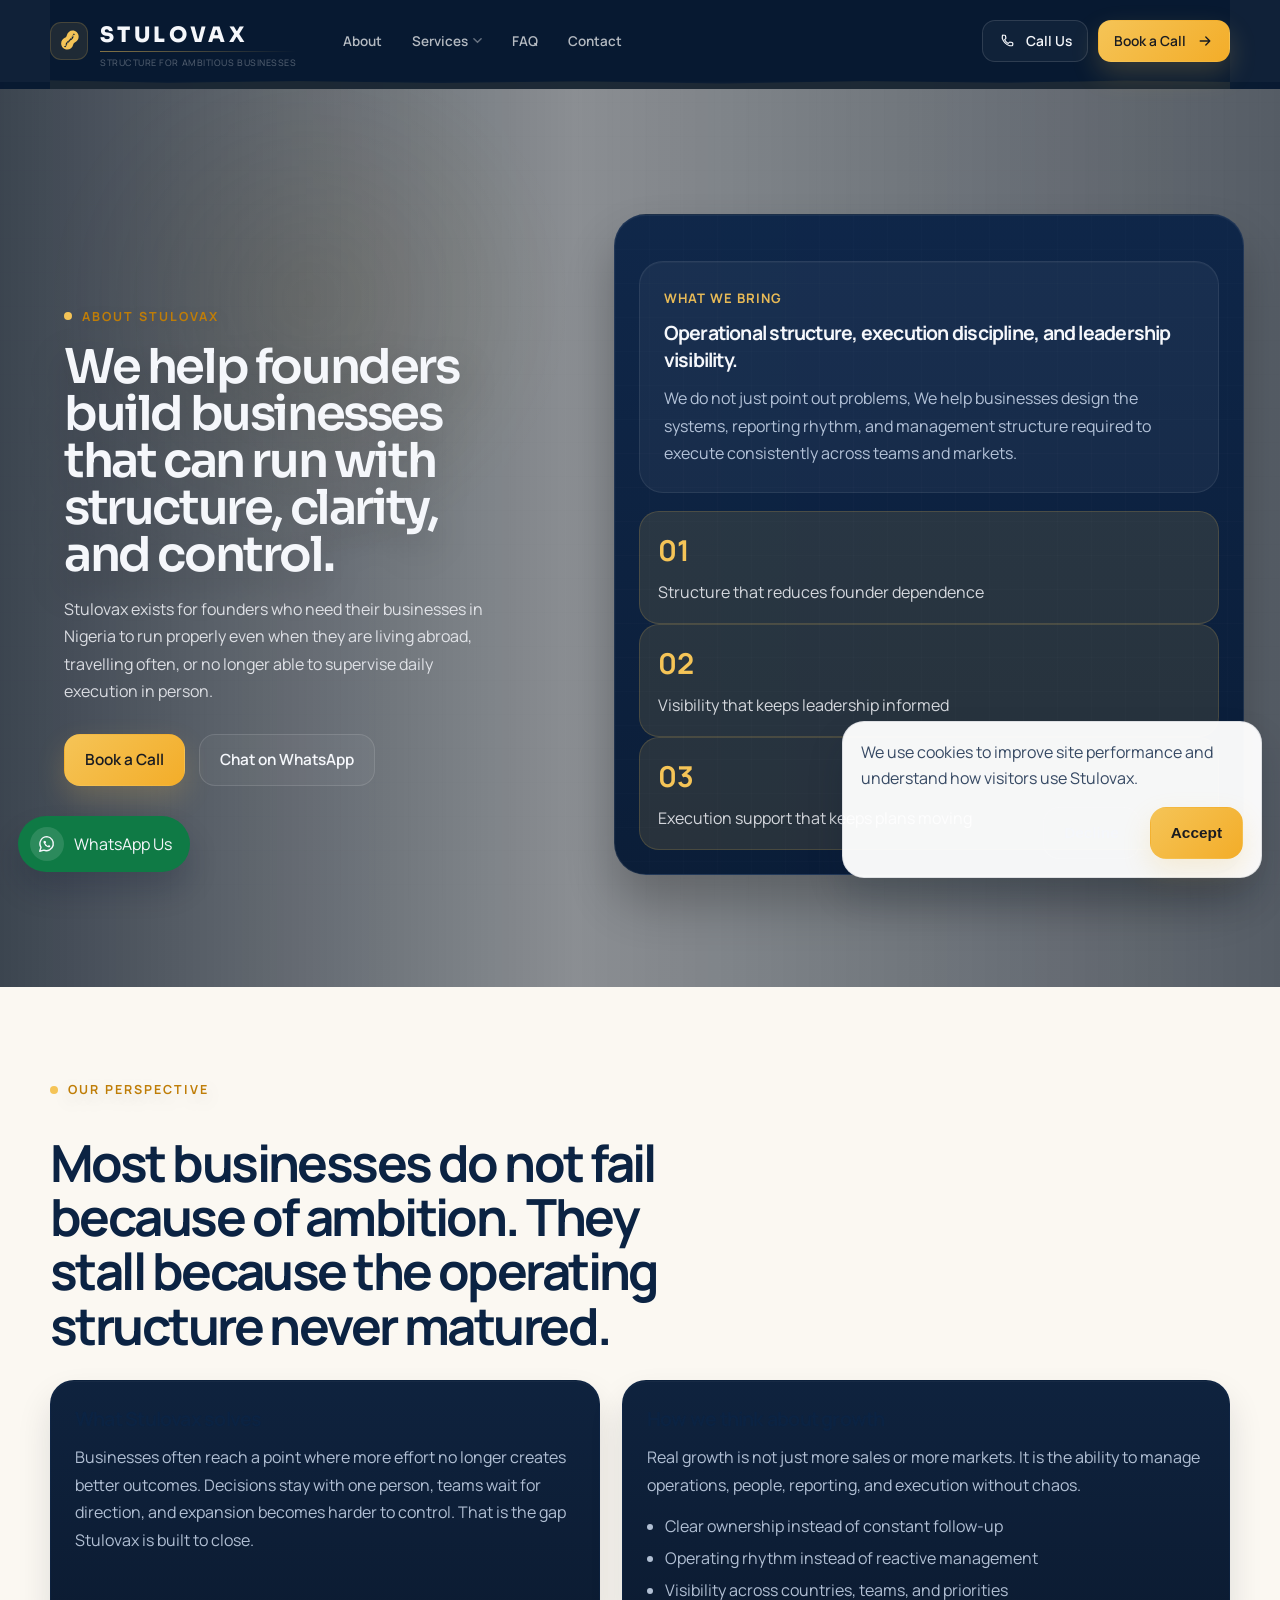
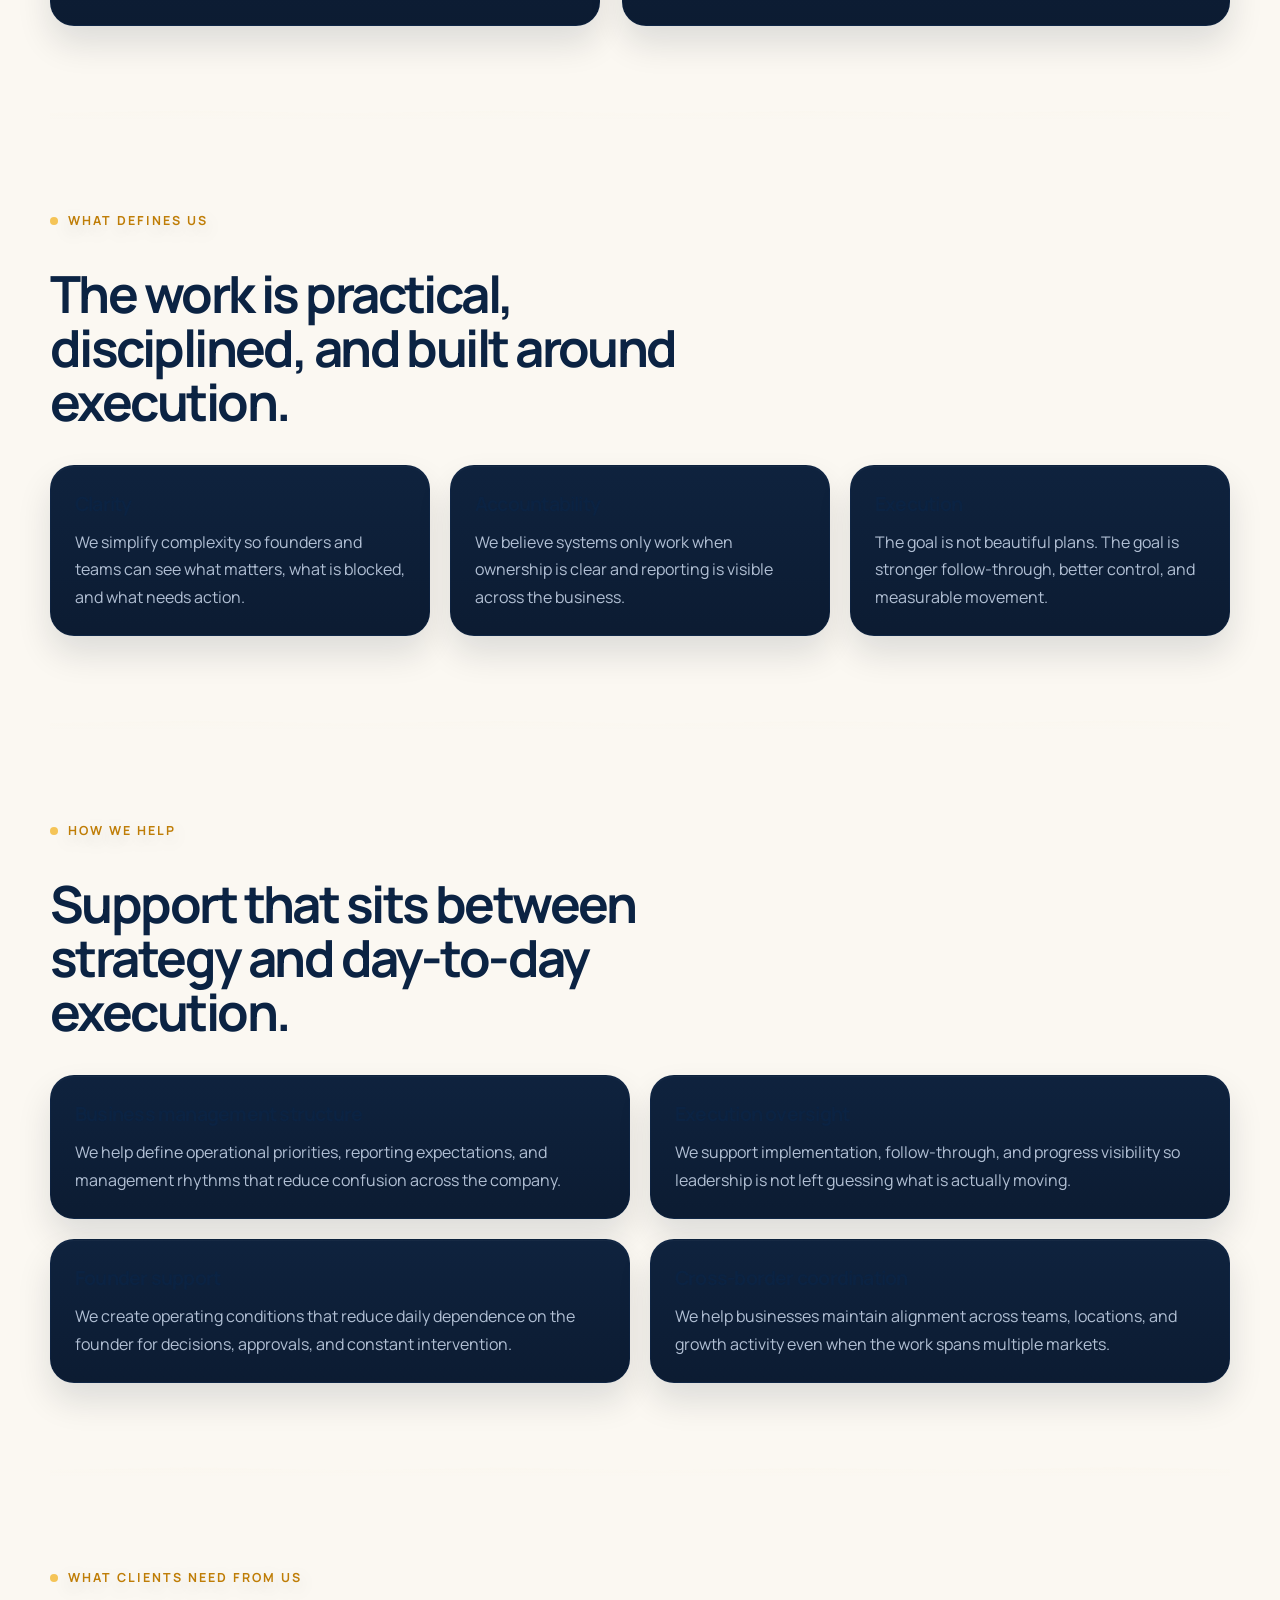
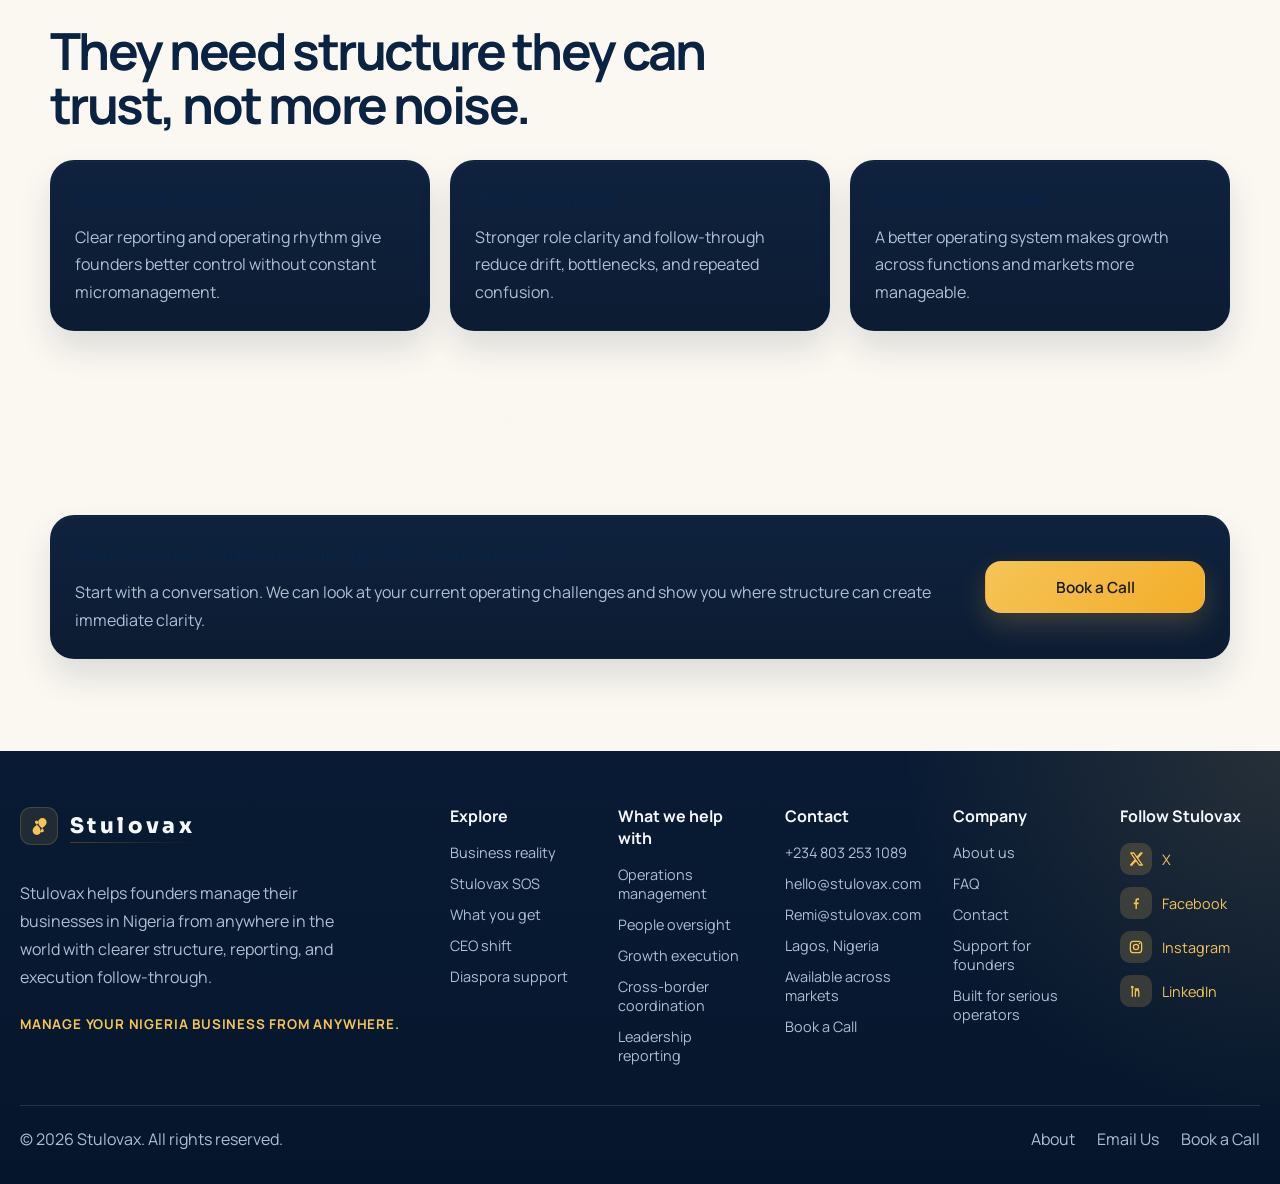
<file: about.html>
<!DOCTYPE html>
<html lang="en">
  <head>
    <meta charset="UTF-8" />
    <meta name="viewport" content="width=device-width, initial-scale=1.0" />
    <title>About Stulovax | Business Management and Execution Support</title>
    <meta
      name="description"
      content="Learn how Stulovax helps founders manage businesses in Nigeria from anywhere with operational structure, visibility, and execution support."
    />
    <link rel="icon" type="image/svg+xml" href="./favicon.svg" />
    <link rel="preconnect" href="https://fonts.googleapis.com" />
    <link rel="preconnect" href="https://fonts.gstatic.com" crossorigin />
    <link
      href="https://fonts.googleapis.com/css2?family=Sora:wght@400;500;600;700;800&family=Manrope:wght@400;500;600;700;800&display=swap"
      rel="stylesheet"
    />
    <link rel="stylesheet" href="./styles.css" />
  </head>
  <body class="page-about">
    <div class="site-shell">
      <header class="site-header">

        <div class="header-main-row">
          <a class="brand" href="./index.html#top" aria-label="Stulovax home">
            <span class="brand-mark" aria-hidden="true">
              <svg viewBox="0 0 72 72" role="img" aria-hidden="true">
                <path fill="#f5c457" d="M44.8 7.5c9.7 0 17.6 7.8 17.6 17.5 0 7-4.1 13.1-10.1 15.9-3 1.4-5.1 4-5.8 7.2C44.7 56.1 37.8 62 29.6 62c-9.7 0-17.6-7.8-17.6-17.5 0-7.2 4.3-13.5 10.6-16.1 2.8-1.2 4.8-3.6 5.6-6.6C30.1 13.3 36.8 7.5 44.8 7.5Z"/>
                <path fill="#071a33" d="M45 16.2c2.9 0 5.5.8 7.5 2.5-6.6 1.6-11.3 6.2-13.6 13.6-2.5 8.2-7.4 13.6-14.7 15.9 1.2-5.9 5-10.3 11.4-13.2 4.6-2 7.3-5.4 8.3-10.4.9-4.5 3.4-8.4 7.4-8.4h-6.3Zm-17.7 39.6c-2.8 0-5.4-.8-7.5-2.5 6.6-1.6 11.3-6.2 13.6-13.6 2.5-8.2 7.4-13.6 14.7-15.9-1.2 5.9-5 10.3-11.4 13.2-4.6 2-7.3 5.4-8.3 10.4-.9 4.5-3.4 8.4-7.4 8.4h6.3Z"/>
              </svg>
            </span>
            <div class="brand-info">
              <span class="brand-text">STULOVAX</span>
              <span class="brand-tagline">Structure for Ambitious Businesses</span>
            </div>
          </a>

          <nav id="site-nav" class="site-nav">
            <a href="./about.html">About</a>
            <div class="nav-dropdown">
              <a href="./index.html#how-it-works" class="nav-dropdown-trigger">Services <svg viewBox="0 0 10 6" fill="none" stroke="currentColor" stroke-width="1.6" stroke-linecap="round" aria-hidden="true"><path d="M1 1l4 4 4-4"/></svg></a>
              <div class="nav-dropdown-menu">
                <a href="./index.html#how-it-works">Offerings</a>
                <a href="./index.html#benefits">CEO Shift</a>
                <a href="./index.html#countries">Diaspora</a>
              </div>
            </div>
            <a href="./index.html#faq">FAQ</a>
            <a href="./index.html#contact">Contact</a>
          </nav>

          <div class="header-cta-row">
            <a class="button button-secondary button-icon button-icon-left" href="tel:+2348032531089">
              <span class="button-icon-glyph" aria-hidden="true">
                <svg viewBox="0 0 20 20" role="img" aria-hidden="true"><path d="M5.2 2.8h2.1c.4 0 .7.3.8.7l.5 2.5c.1.4 0 .8-.3 1.1L7 8.5a11.8 11.8 0 0 0 4.5 4.5l1.4-1.3c.3-.3.7-.4 1.1-.3l2.5.5c.4.1.7.4.7.8v2.1c0 .5-.4.9-.9 1-1 .1-2 .2-3 .1A14.8 14.8 0 0 1 4.1 6.7c0-1 0-2 .1-3a1 1 0 0 1 1-1Z" fill="none" stroke="currentColor" stroke-width="1.5" stroke-linecap="round" stroke-linejoin="round"/></svg>
              </span>
              <span>Call Us</span>
            </a>
            <a class="button button-primary button-icon button-icon-right" href="https://calendly.com/stulovax" target="_blank" rel="noreferrer">
              <span>Book a Call</span>
              <span class="button-icon-glyph" aria-hidden="true">
                <svg viewBox="0 0 20 20" role="img" aria-hidden="true"><path d="M4 10h12M11 5l5 5-5 5" fill="none" stroke="currentColor" stroke-width="1.7" stroke-linecap="round" stroke-linejoin="round"/></svg>
              </span>
            </a>
          </div>

          <button class="nav-toggle" type="button" aria-expanded="false" aria-controls="site-nav">
            <span></span>
            <span></span>
          </button>
        </div>

      </header>

      <main id="top">
        <section class="section-about-hero">
          <div class="about-hero-layout">
            <div class="about-hero-copy">
              <p class="eyebrow">About Stulovax</p>
              <h1>We help founders build businesses that can run with structure, clarity, and control.</h1>
              <p>
                Stulovax exists for founders who need their businesses in Nigeria to run properly even when they are living abroad, travelling often, or no longer able to supervise daily execution in person.
              </p>
              <div class="about-hero-actions">
                <a class="button button-primary" href="./index.html#consultation">Book a Call</a>
                <a class="button button-secondary" href="https://wa.me/2348032531089?text=Hello%20Stulovax%2C%20I%20would%20like%20to%20learn%20more%20about%20your%20approach.">Chat on WhatsApp</a>
              </div>
            </div>

            <div class="about-hero-panel" aria-hidden="true">
              <div class="about-panel-window">
                <span class="about-panel-kicker">What we bring</span>
                <strong>Operational structure, execution discipline, and leadership visibility.</strong>
                <p>
                  We do not just point out problems, We help businesses design the systems, reporting rhythm, and management structure required to execute consistently across teams and markets.
                </p>
              </div>

              <div class="about-panel-metrics">
                <article>
                  <strong>01</strong>
                  <span>Structure that reduces founder dependence</span>
                </article>
                <article>
                  <strong>02</strong>
                  <span>Visibility that keeps leadership informed</span>
                </article>
                <article>
                  <strong>03</strong>
                  <span>Execution support that keeps plans moving</span>
                </article>
              </div>
            </div>
          </div>
        </section>

        <section class="section section-about-story">
          <div class="section-heading narrow">
            <p class="eyebrow">Our perspective</p>
            <h2>Most businesses do not fail because of ambition. They stall because the operating structure never matured.</h2>
          </div>

          <div class="about-story-grid">
            <article class="about-story-card">
              <strong>What Stulovax solves</strong>
              <p>
                Businesses often reach a point where more effort no longer creates better outcomes. Decisions stay with one person, teams wait for direction, and expansion becomes harder to control. That is the gap Stulovax is built to close.
              </p>
            </article>
            <article class="about-story-card">
              <strong>How we think about growth</strong>
              <p>
                Real growth is not just more sales or more markets. It is the ability to manage operations, people, reporting, and execution without chaos.
              </p>
              <ul>
                <li>Clear ownership instead of constant follow-up</li>
                <li>Operating rhythm instead of reactive management</li>
                <li>Visibility across countries, teams, and priorities</li>
              </ul>
            </article>
          </div>
        </section>

        <section class="section section-about-values">
          <div class="section-heading narrow">
            <p class="eyebrow">What defines us</p>
            <h2>The work is practical, disciplined, and built around execution.</h2>
          </div>

          <div class="about-values-grid">
            <article class="about-value-card">
              <strong>Clarity</strong>
              <p>We simplify complexity so founders and teams can see what matters, what is blocked, and what needs action.</p>
            </article>
            <article class="about-value-card">
              <strong>Accountability</strong>
              <p>We believe systems only work when ownership is clear and reporting is visible across the business.</p>
            </article>
            <article class="about-value-card">
              <strong>Execution</strong>
              <p>The goal is not beautiful plans. The goal is stronger follow-through, better control, and measurable movement.</p>
            </article>
          </div>
        </section>

        <section class="section section-about-capabilities">
          <div class="section-heading narrow">
            <p class="eyebrow">How we help</p>
            <h2>Support that sits between strategy and day-to-day execution.</h2>
          </div>

          <div class="about-capability-grid">
            <article class="about-capability-card">
              <strong>Business management structure</strong>
              <p>We help define operational priorities, reporting expectations, and management rhythms that reduce confusion across the company.</p>
            </article>
            <article class="about-capability-card">
              <strong>Execution oversight</strong>
              <p>We support implementation, follow-through, and progress visibility so leadership is not left guessing what is actually moving.</p>
            </article>
            <article class="about-capability-card">
              <strong>Founder support</strong>
              <p>We create operating conditions that reduce daily dependence on the founder for decisions, approvals, and constant intervention.</p>
            </article>
            <article class="about-capability-card">
              <strong>Cross-border coordination</strong>
              <p>We help businesses maintain alignment across teams, locations, and growth activity even when the work spans multiple markets.</p>
            </article>
          </div>
        </section>

        <section class="section section-about-proof">
          <div class="section-heading narrow">
            <p class="eyebrow">What clients need from us</p>
            <h2>They need structure they can trust, not more noise.</h2>
          </div>

          <div class="about-proof-grid">
            <article class="about-proof-card">
              <strong>Leadership visibility</strong>
              <p>Clear reporting and operating rhythm give founders better control without constant micromanagement.</p>
            </article>
            <article class="about-proof-card">
              <strong>Team alignment</strong>
              <p>Stronger role clarity and follow-through reduce drift, bottlenecks, and repeated confusion.</p>
            </article>
            <article class="about-proof-card">
              <strong>Scalable operations</strong>
              <p>A better operating system makes growth across functions and markets more manageable.</p>
            </article>
          </div>
        </section>

        <section class="section section-about-contact">
          <div class="about-cta">
            <div>
              <strong>Want to know if Stulovax is the right fit for your business?</strong>
              <p>Start with a conversation. We can look at your current operating challenges and show you where structure can create immediate clarity.</p>
            </div>
            <a class="button button-primary" href="./index.html#consultation">Book a Call</a>
          </div>
        </section>
      </main>

      <footer class="site-footer" id="contact">
        <div class="footer-top">
          <div class="footer-branding">
            <a class="brand brand-footer" href="./index.html#top">
              <span class="brand-mark" aria-hidden="true">
                <svg viewBox="0 0 72 72" role="img" aria-hidden="true">
                  <path
                    d="M44.4 11.2c6.6 0 12.1 5.3 12.1 11.8 0 4.2-1.8 8.3-4.9 11l-7.7 6.8c-2.2 1.9-3.5 4.7-3.5 7.7 0 6.5-5.4 11.8-12.1 11.8-6.6 0-12.1-5.3-12.1-11.8 0-4.2 1.8-8.3 4.9-11l7.7-6.8c2.2-1.9 3.5-4.7 3.5-7.7 0-6.5 5.4-11.8 12.1-11.8Zm-16.8 7.2c-2.5 0-4.6 2.1-4.6 4.7 0 2 .8 3.8 2.3 5.1l7.7 6.8c3.8 3.3 6 8.1 6 13.1 0 2.6 2.1 4.7 4.6 4.7 2.5 0 4.6-2.1 4.6-4.7 0-2-.8-3.8-2.3-5.1l-7.7-6.8c-3.8-3.3-6-8.1-6-13.1 0-2.6-2.1-4.7-4.6-4.7Z"
                  />
                </svg>
              </span>
              <span class="brand-text">Stulovax</span>
            </a>
            <p>
              Stulovax helps founders manage their businesses in Nigeria from anywhere in the world with clearer structure, reporting, and execution follow-through.
            </p>
            <span class="footer-note">Manage your Nigeria business from anywhere.</span>
          </div>

          <div class="footer-links footer-links-mega">
            <div>
              <h3>Explore</h3>
              <a href="./index.html#problems">Business reality</a>
              <a href="./index.html#services">Stulovax SOS</a>
              <a href="./index.html#how-it-works">What you get</a>
              <a href="./index.html#benefits">CEO shift</a>
              <a href="./index.html#countries">Diaspora support</a>
            </div>
            <div>
              <h3>What we help with</h3>
              <span>Operations management</span>
              <span>People oversight</span>
              <span>Growth execution</span>
              <span>Cross-border coordination</span>
              <span>Leadership reporting</span>
            </div>
            <div>
              <h3>Contact</h3>
              <a href="tel:+2348032531089">+234 803 253 1089</a>
              <a href="mailto:hello@stulovax.com">hello@stulovax.com</a>
              <a href="mailto:Remi@stulovax.com">Remi@stulovax.com</a>
              <span>Lagos, Nigeria</span>
              <span>Available across markets</span>
              <a href="https://calendly.com/stulovax" target="_blank" rel="noreferrer">Book a Call</a>
            </div>
            <div>
              <h3>Company</h3>
              <a href="./about.html">About us</a>
              <a href="./index.html#faq">FAQ</a>
              <a href="./index.html#contact">Contact</a>
              <span>Support for founders</span>
              <span>Built for serious operators</span>
            </div>
            <div>
              <h3>Follow Stulovax</h3>
              <div class="social-links">
                <a class="social-link" href="https://x.com/Stulovax" target="_blank" rel="noreferrer" aria-label="Stulovax on X">
                  <span class="social-link-icon" aria-hidden="true">
                    <svg viewBox="0 0 24 24" role="img" aria-hidden="true">
                      <path d="M5 4h4.2l4.1 5.7L18.3 4H20l-6 6.8L20.5 20h-4.2l-4.4-6.1L6.5 20H4.8l6.4-7.3L5 4Z" fill="none" stroke="currentColor" stroke-width="1.7" stroke-linejoin="round"/>
                    </svg>
                  </span>
                  <span>X</span>
                </a>
                <a class="social-link" href="https://facebook.com/stulovax" target="_blank" rel="noreferrer" aria-label="Stulovax on Facebook">
                  <span class="social-link-icon" aria-hidden="true">
                    <svg viewBox="0 0 24 24" role="img" aria-hidden="true">
                      <path d="M13.2 20v-6.2h2.2l.4-2.6h-2.6V9.5c0-.8.3-1.4 1.5-1.4h1.3V5.8c-.2 0-.9-.1-1.8-.1-1.8 0-3.1 1.1-3.1 3.2v2.3H9v2.6h2.3V20h1.9Z" fill="currentColor"/>
                    </svg>
                  </span>
                  <span>Facebook</span>
                </a>
                <a class="social-link" href="https://www.instagram.com/official_stulovax/" target="_blank" rel="noreferrer" aria-label="Stulovax on Instagram">
                  <span class="social-link-icon" aria-hidden="true">
                    <svg viewBox="0 0 24 24" role="img" aria-hidden="true">
                      <rect x="4.5" y="4.5" width="15" height="15" rx="4" fill="none" stroke="currentColor" stroke-width="1.7"/>
                      <circle cx="12" cy="12" r="3.4" fill="none" stroke="currentColor" stroke-width="1.7"/>
                      <circle cx="16.6" cy="7.4" r="1" fill="currentColor"/>
                    </svg>
                  </span>
                  <span>Instagram</span>
                </a>
                <a class="social-link" href="https://linkedin.com/company/stulovax" target="_blank" rel="noreferrer" aria-label="Stulovax on LinkedIn">
                  <span class="social-link-icon" aria-hidden="true">
                    <svg viewBox="0 0 24 24" role="img" aria-hidden="true">
                      <path d="M7.1 9.3V19M7.1 5.9a1.1 1.1 0 1 0 0 2.2 1.1 1.1 0 0 0 0-2.2ZM11.1 19v-5.4c0-1.8 1-2.9 2.5-2.9 1.4 0 2.1 1 2.1 2.9V19M11.1 10.1V9.3H15V10.8" fill="none" stroke="currentColor" stroke-width="1.7" stroke-linecap="round" stroke-linejoin="round"/>
                    </svg>
                  </span>
                  <span>LinkedIn</span>
                </a>
              </div>
            </div>
          </div>
        </div>

        <div class="footer-bottom">
          <span>© 2026 Stulovax. All rights reserved.</span>
          <div class="footer-bottom-links">
            <a href="./about.html">About</a>
            <a href="mailto:hello@stulovax.com?cc=Remi@stulovax.com">Email Us</a>
            <a href="https://calendly.com/stulovax" target="_blank" rel="noreferrer">Book a Call</a>
          </div>
        </div>
      </footer>
    </div>

    <a
      class="whatsapp-float"
      href="https://wa.me/2348032531089?text=Hello%20Stulovax%2C%20I%20want%20to%20learn%20more%20about%20your%20services."
      target="_blank"
      rel="noreferrer"
      aria-label="Open WhatsApp chat with Stulovax"
    >
      <span class="whatsapp-float-icon" aria-hidden="true">
        <svg viewBox="0 0 24 24" role="img" aria-hidden="true">
          <path d="M12 3.2a8.4 8.4 0 0 0-7.2 12.8L3.3 20.7l4.9-1.3A8.4 8.4 0 1 0 12 3.2Z" fill="none" stroke="currentColor" stroke-width="1.7" stroke-linejoin="round"/>
          <path d="M9 8.5h1c.2 0 .4.2.5.4l.3 1.2c0 .2 0 .5-.2.6l-.7.7c.7 1.2 1.8 2.2 3 3l.7-.7c.2-.2.4-.2.6-.2l1.2.3c.2 0 .4.2.4.5v1c0 .3-.2.6-.5.6-.7.1-1.4.2-2 .1a8.6 8.6 0 0 1-5.4-5.4c-.1-.6 0-1.3.1-2 .1-.3.3-.5.6-.5Z" fill="currentColor"/>
        </svg>
      </span>
      <span>WhatsApp Us</span>
    </a>

    <aside class="cookie-banner" role="dialog" aria-live="polite" aria-label="Cookie notice">
      <p>We use cookies to improve site performance and understand how visitors use Stulovax.</p>
      <div class="cookie-actions">
        <button class="button button-secondary cookie-decline" type="button">Decline</button>
        <button class="button button-primary cookie-accept" type="button">Accept</button>
      </div>
    </aside>

    <button class="scroll-top-button" type="button" aria-label="Back to top">
      <span aria-hidden="true">
        <svg viewBox="0 0 24 24" role="img" aria-hidden="true">
          <path d="M12 19V5M5.5 11.5 12 5l6.5 6.5" fill="none" stroke="currentColor" stroke-width="1.8" stroke-linecap="round" stroke-linejoin="round"/>
        </svg>
      </span>
    </button>

    <script src="./script.js"></script>
  </body>
  </html>
</file>
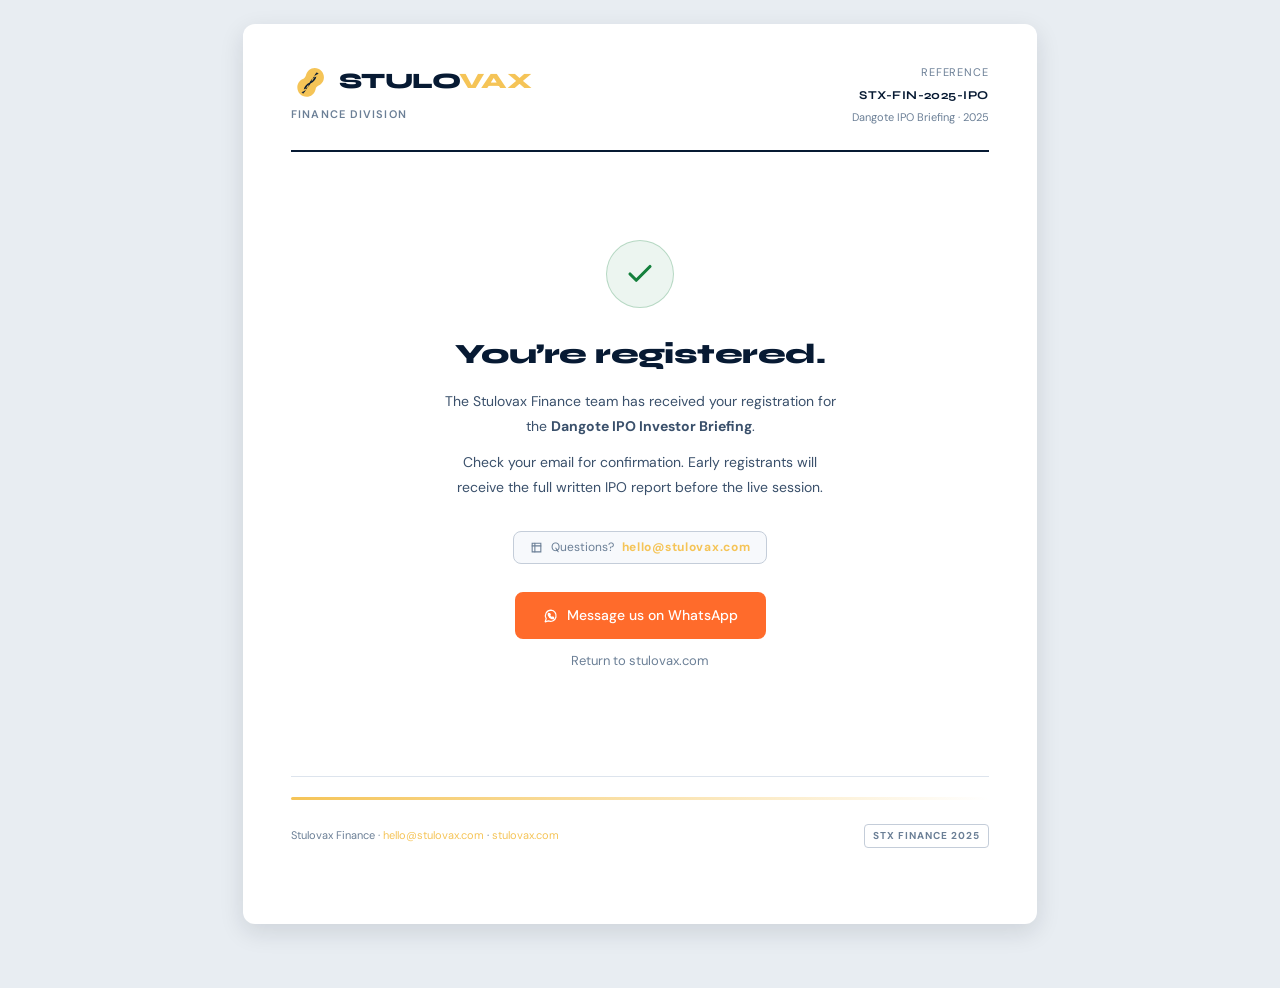
<file: financial/thank-you.html>
<!DOCTYPE html>
<html lang="en">
  <head>
    <meta charset="UTF-8" />
    <meta name="viewport" content="width=device-width, initial-scale=1.0" />
    <title>Registered — Stulovax Finance IPO Briefing</title>
    <meta name="robots" content="noindex, nofollow" />
    <link rel="icon" type="image/svg+xml" href="../favicon.svg" />
    <link rel="preconnect" href="https://fonts.googleapis.com" />
    <link rel="preconnect" href="https://fonts.gstatic.com" crossorigin />
    <link href="https://fonts.googleapis.com/css2?family=Syne:wght@700;800&family=DM+Sans:opsz,wght@9..40,400;9..40,500;9..40,600&display=swap" rel="stylesheet" />
    <link rel="stylesheet" href="./stulovax-form.css" />
  </head>
  <body>
    <div class="doc-page">

      <header class="doc-header">
        <div class="doc-brand">
          <a href="https://stulovax.com" style="display:flex;align-items:center;gap:10px;text-decoration:none;margin-bottom:4px;" aria-label="Stulovax home">
            <svg viewBox="0 0 72 72" width="38" height="38" role="img" aria-hidden="true" style="flex-shrink:0;">
              <path fill="#f5c457" d="M44.8 7.5c9.7 0 17.6 7.8 17.6 17.5 0 7-4.1 13.1-10.1 15.9-3 1.4-5.1 4-5.8 7.2C44.7 56.1 37.8 62 29.6 62c-9.7 0-17.6-7.8-17.6-17.5 0-7.2 4.3-13.5 10.6-16.1 2.8-1.2 4.8-3.6 5.6-6.6C30.1 13.3 36.8 7.5 44.8 7.5Z"/>
              <path fill="#071a33" d="M45 16.2c2.9 0 5.5.8 7.5 2.5-6.6 1.6-11.3 6.2-13.6 13.6-2.5 8.2-7.4 13.6-14.7 15.9 1.2-5.9 5-10.3 11.4-13.2 4.6-2 7.3-5.4 8.3-10.4.9-4.5 3.4-8.4 7.4-8.4h-6.3Zm-17.7 39.6c-2.8 0-5.4-.8-7.5-2.5 6.6-1.6 11.3-6.2 13.6-13.6 2.5-8.2 7.4-13.6 14.7-15.9-1.2 5.9-5 10.3-11.4 13.2-4.6 2-7.3 5.4-8.3 10.4-.9 4.5-3.4 8.4-7.4 8.4h6.3Z"/>
            </svg>
            <p class="doc-logo">STULO<span>VAX</span></p>
          </a>
          <p class="doc-division">Finance Division</p>
        </div>
        <div class="doc-meta">
          <p class="doc-ref-label">Reference</p>
          <p class="doc-ref-value">STX-FIN-2025-IPO</p>
          <p class="doc-date">Dangote IPO Briefing &middot; 2025</p>
        </div>
      </header>

      <div class="success-screen is-visible">
        <div class="success-icon">
          <svg viewBox="0 0 24 24" fill="none" stroke="currentColor" stroke-width="2.5" stroke-linecap="round" stroke-linejoin="round">
            <polyline points="20 6 9 17 4 12"/>
          </svg>
        </div>
        <h2>You&rsquo;re registered.</h2>
        <p>
          The Stulovax Finance team has received your registration for the
          <strong>Dangote IPO Investor Briefing</strong>.
        </p>
        <p>
          Check your email for confirmation. Early registrants will receive the
          full written IPO report before the live session.
        </p>

        <div class="ref-badge">
          <svg viewBox="0 0 24 24" width="13" height="13" fill="none" stroke="currentColor" stroke-width="2" stroke-linecap="round">
            <path d="M4 4h16v16H4z"/><path d="M4 9h16M9 4v16"/>
          </svg>
          <span>Questions?</span>
          <span class="ref-badge__code">hello@stulovax.com</span>
        </div>

        <div style="margin-top:28px; display:flex; flex-direction:column; align-items:center; gap:12px;">
          <a
            href="https://wa.me/2348032531089?text=Hello%20Stulovax%20Finance%2C%20I%20just%20registered%20for%20the%20Dangote%20IPO%20Briefing."
            target="_blank"
            rel="noreferrer"
            style="display:inline-flex;align-items:center;gap:8px;background:#ff6b2b;color:#fff;padding:12px 28px;border-radius:8px;font-family:'DM Sans',sans-serif;font-weight:500;font-size:14px;text-decoration:none;"
          >
            <svg viewBox="0 0 24 24" width="16" height="16" fill="none" stroke="currentColor" stroke-width="1.8" stroke-linecap="round" stroke-linejoin="round">
              <path d="M12 3.2a8.4 8.4 0 0 0-7.2 12.8L3.3 20.7l4.9-1.3A8.4 8.4 0 1 0 12 3.2Z"/>
              <path d="M9 8.5h1c.2 0 .4.2.5.4l.3 1.2c0 .2 0 .5-.2.6l-.7.7c.7 1.2 1.8 2.2 3 3l.7-.7c.2-.2.4-.2.6-.2l1.2.3c.2 0 .4.2.4.5v1c0 .3-.2.6-.5.6-.7.1-1.4.2-2 .1a8.6 8.6 0 0 1-5.4-5.4c-.1-.6 0-1.3.1-2 .1-.3.3-.5.6-.5Z" fill="currentColor"/>
            </svg>
            Message us on WhatsApp
          </a>
          <a
            href="https://stulovax.com"
            style="font-family:'DM Sans',sans-serif;font-size:13px;color:#6b7f96;"
          >
            Return to stulovax.com
          </a>
        </div>
      </div>

      <footer class="doc-footer">
        <div class="doc-footer__line"></div>
        <p class="doc-footer__text">
          Stulovax Finance &middot;
          <a href="mailto:hello@stulovax.com">hello@stulovax.com</a> &middot;
          <a href="https://stulovax.com">stulovax.com</a>
        </p>
        <span class="doc-footer__badge">STX Finance 2025</span>
      </footer>

    </div>
  </body>
</html>
</file>
<file: styles.css>
﻿:root {
  --bg: #05162c;
  --line: rgba(255, 255, 255, 0.09);
  --line-strong: rgba(255, 205, 92, 0.35);
  --text: #f5f7fb;
  --muted: #adc0dc;
  --accent: #f5c457;
  --accent-strong: #f0a11d;
  --radius-xl: 32px;
  --radius-lg: 24px;
  --radius-md: 18px;
  --radius-sm: 14px;
  --container: min(1180px, calc(100vw - 32px));
}

* {
  box-sizing: border-box;
}

html {
  scroll-behavior: smooth;
}

main[id],
.section[id],
footer[id] {
  scroll-margin-top: 104px;
}

body {
  margin: 0;
  font-family: "Manrope", sans-serif;
  color: #0c2343;
  background: #fbf8f2;
  overflow-x: hidden;
}

body.page-about {
  background: #fbf8f2;
}

body::before {
  content: "";
  position: fixed;
  inset: 0;
  background-image:
    linear-gradient(rgba(9, 27, 52, 0.028) 1px, transparent 1px),
    linear-gradient(90deg, rgba(9, 27, 52, 0.028) 1px, transparent 1px);
  background-size: 34px 34px;
  opacity: 0.42;
  pointer-events: none;
}

.site-header,
.section-hero {
  color: var(--text);
}

a {
  color: inherit;
  text-decoration: none;
}

img {
  display: block;
  max-width: 100%;
}

.site-shell {
  width: var(--container);
  margin: 0 auto;
  padding-bottom: 40px;
}

/* ── Top bar ─────────────────────────────────────── */
.top-bar {
  background: #071a33;
  border-bottom: 1px solid rgba(255,255,255,0.08);
}
.top-bar-inner {
  display: flex;
  align-items: center;
  justify-content: space-between;
  max-width: 1180px;
  margin: 0 auto;
  padding: 7px 16px;
  gap: 16px;
}
.top-bar-left,
.top-bar-right {
  display: flex;
  align-items: center;
  gap: 18px;
}
.top-bar a {
  display: flex;
  align-items: center;
  gap: 6px;
  color: rgba(255,255,255,0.5);
  font-family: "Manrope", sans-serif;
  font-size: 11.5px;
  font-weight: 500;
  text-decoration: none;
  transition: color 0.15s;
}
.top-bar a:hover { color: #f5c457; }
.top-bar svg { width: 13px; height: 13px; flex-shrink: 0; }
.top-bar-right a { font-size: 0; }
.top-bar-right svg { width: 15px; height: 15px; }
@media (max-width: 640px) { .top-bar { display: none; } }

body.is-scrolling-down .site-header {
  transform: translateY(-6px);
}

body.is-scrolling-up .site-header,
body:not(.is-scrolling-down) .site-header {
  transform: translateY(0);
}

body:not(.page-about) .site-header:not(.is-scrolled):not(.nav-open) {
  background: rgba(7, 24, 48, 0.52);
  border-bottom-color: rgba(255, 255, 255, 0.1);
  box-shadow: none;
  backdrop-filter: blur(16px);
}

body:not(.page-about) .site-header:not(.is-scrolled):not(.nav-open)::before {
  background: linear-gradient(180deg, rgba(7, 24, 48, 0.9), rgba(7, 24, 48, 0.62));
}

body:not(.page-about) .site-header:not(.is-scrolled):not(.nav-open)::after {
  opacity: 0.12;
}

body:not(.page-about) .site-header:not(.is-scrolled):not(.nav-open) .button-secondary,
body:not(.page-about) .site-header:not(.is-scrolled):not(.nav-open) .nav-toggle {
  background: rgba(7, 24, 48, 0.26);
  border-color: rgba(255, 255, 255, 0.14);
  box-shadow: 0 14px 28px rgba(0, 0, 0, 0.08);
  backdrop-filter: blur(14px);
}

body:not(.page-about) .site-header:not(.is-scrolled):not(.nav-open) .site-nav a {
  color: #f5f7fb;
  background: transparent;
  border: 0;
  box-shadow: none;
  text-shadow: none;
}

body:not(.page-about) .site-header:not(.is-scrolled):not(.nav-open) .site-nav a:hover {
  color: #ffffff;
  background: transparent;
}

.site-header {
  position: sticky;
  top: 0;
  z-index: 20;
  overflow: visible;
  display: grid;
  grid-template-columns: 1fr auto 1fr;
  align-items: center;
  gap: 20px;
  width: 100%;
  margin: 0 auto;
  padding: 12px 0;
  border-bottom: 1px solid rgba(255, 255, 255, 0.08);
  background: rgba(7, 24, 48, 0.92);
  backdrop-filter: blur(18px);
  transition: background 220ms ease, box-shadow 220ms ease, border-color 220ms ease, transform 260ms cubic-bezier(0.22, 1, 0.36, 1);
}

.site-header::before {
  content: "";
  position: absolute;
  top: 0;
  bottom: -8px;
  left: calc(50% - 50vw);
  width: 100vw;
  background: rgba(7, 24, 48, 0.96);
  z-index: -1;
}

.site-header::after {
  content: "";
  position: absolute;
  left: 0;
  right: 0;
  bottom: -8px;
  height: 14px;
  background: rgba(245, 196, 87, 0.22);
  clip-path: polygon(0 38%, 10% 56%, 21% 42%, 33% 58%, 45% 44%, 57% 60%, 69% 42%, 81% 56%, 91% 40%, 100% 50%, 100% 100%, 0 100%);
  opacity: 0.34;
  pointer-events: none;
}

.site-header.is-scrolled {
  background: rgba(7, 26, 51, 0.98);
  border-bottom-color: rgba(255, 255, 255, 0.1);
  box-shadow: 0 16px 36px rgba(0, 0, 0, 0.2);
}

.site-header.is-scrolled .brand-text,
.site-header.is-scrolled .site-nav a,
.site-header.is-scrolled .button-secondary {
  color: var(--text);
}

.site-header.is-scrolled .site-nav a:hover {
  background: rgba(255, 255, 255, 0.08);
}

.site-header.is-scrolled .button-secondary {
  background: rgba(255, 255, 255, 0.06);
  border-color: rgba(255, 255, 255, 0.16);
  box-shadow: 0 14px 28px rgba(0, 0, 0, 0.14);
}

.site-header.is-scrolled .nav-toggle span {
  background: var(--text);
}

.site-header.is-scrolled .brand-mark {
  background: rgba(245, 196, 87, 0.14);
}

.brand {
  display: inline-flex;
  align-items: center;
  gap: 14px;
  font-size: 1.75rem;
  font-weight: 700;
  letter-spacing: -0.04em;
  font-family: "Sora", sans-serif;
  justify-self: start;
}

.brand-mark {
  display: grid;
  place-items: center;
  width: 42px;
  height: 42px;
  border-radius: 14px;
  background: rgba(245, 196, 87, 0.14);
  border: 1px solid rgba(245, 196, 87, 0.18);
  box-shadow: inset 0 0 0 1px rgba(255, 255, 255, 0.02), 0 10px 22px rgba(0, 0, 0, 0.12);
}

.brand-mark svg {
  width: 30px;
  height: 30px;
  fill: var(--accent);
}

.brand-text {
  position: relative;
  display: inline-flex;
  align-items: center;
  min-height: 42px;
  padding-bottom: 2px;
  font-size: 0.76em;
  font-weight: 800;
  letter-spacing: 0.16em;
}

.brand-text::after {
  content: "";
  position: absolute;
  left: 0;
  right: 0;
  bottom: 4px;
  height: 1px;
  background: linear-gradient(90deg, rgba(245, 196, 87, 0.75), rgba(245, 196, 87, 0));
  opacity: 0.7;
}

.site-nav,
.header-actions,
.hero-actions,
.hero-trust,
.services-layout,
.timeline,
.benefit-grid,
.country-grid,
.faq-list,
.consultation-card,
.site-footer,
.footer-links,
.card-grid,
.hero-stats,
.metrics-panel {
  display: grid;
}

.site-nav {
  grid-auto-flow: column;
  justify-content: center;
  gap: 10px;
  justify-self: center;
}

.site-nav a {
  color: var(--muted);
  font-size: 0.96rem;
  font-weight: 700;
}

.site-nav a:hover {
  color: var(--text);
}

.footer-links a,
.footer-links span {
  color: rgba(12, 35, 67, 0.68);
  font-size: 0.9rem;
}

.footer-links a:hover {
  color: #0b2343;
}

.site-nav a {
  padding: 10px 12px;
  border-radius: 999px;
  transition: background 180ms ease, color 180ms ease;
}

.site-nav a:hover {
  background: rgba(255, 255, 255, 0.06);
}

/* ── Nav dropdown ────────────────────────────────── */
.nav-dropdown {
  position: relative;
  display: flex;
  align-items: center;
}
.nav-dropdown-trigger {
  display: flex !important;
  align-items: center;
  gap: 5px;
  cursor: pointer;
}
.nav-dropdown-trigger svg {
  width: 9px;
  height: 9px;
  transition: transform 0.2s ease;
  flex-shrink: 0;
  opacity: 0.55;
}
.nav-dropdown:hover .nav-dropdown-trigger svg {
  transform: rotate(180deg);
  opacity: 0.9;
}
.nav-dropdown-menu {
  display: none;
  position: absolute;
  top: calc(100% + 8px);
  left: 50%;
  transform: translateX(-50%);
  background: rgba(5, 18, 40, 0.98);
  border: 1px solid rgba(255,255,255,0.12);
  border-radius: 14px;
  padding: 6px;
  min-width: 180px;
  backdrop-filter: blur(20px);
  box-shadow: 0 14px 36px rgba(0,0,0,0.28);
  z-index: 50;
}
.nav-dropdown:hover .nav-dropdown-menu {
  display: flex;
  flex-direction: column;
  gap: 1px;
}
.nav-dropdown-menu a {
  padding: 9px 15px !important;
  border-radius: 9px !important;
  color: rgba(255,255,255,0.65) !important;
  font-size: 13px !important;
  font-weight: 600 !important;
  background: transparent !important;
  display: block;
  white-space: nowrap;
}
.nav-dropdown-menu a:hover {
  background: rgba(255,255,255,0.08) !important;
  color: #f5f7fb !important;
}

.header-actions {
  grid-auto-flow: column;
  gap: 10px;
  justify-self: end;
}

.site-header .button {
  min-height: 42px;
  padding: 0 15px;
  border-radius: 13px;
  font-size: 0.86rem;
}

.button {
  position: relative;
  overflow: hidden;
  display: inline-flex;
  align-items: center;
  justify-content: center;
  min-height: 52px;
  padding: 0 20px;
  border-radius: 16px;
  border: 1px solid transparent;
  font-size: 0.96rem;
  font-weight: 600;
  transition: transform 180ms ease, background 180ms ease, border-color 180ms ease, box-shadow 180ms ease, color 180ms ease;
}

.button:hover {
  transform: translateY(-2px);
}

.button::after {
  content: "";
  position: absolute;
  inset: 0;
  background: linear-gradient(120deg, transparent 20%, rgba(255, 255, 255, 0.16) 50%, transparent 80%);
  opacity: 0;
  transform: translateX(-100%);
  transition: transform 240ms ease, opacity 240ms ease;
}

.button:hover::after {
  opacity: 1;
  transform: translateX(100%);
}

.button-primary {
  color: #1a1c21;
  background: linear-gradient(135deg, var(--accent) 0%, #f3ad29 100%);
  box-shadow: 0 12px 28px rgba(245, 196, 87, 0.2);
}

.button-secondary {
  color: var(--text);
  border-color: rgba(255, 255, 255, 0.12);
  background: rgba(255, 255, 255, 0.04);
}

.button-primary:hover {
  box-shadow: 0 16px 32px rgba(245, 196, 87, 0.28);
}

.button-secondary:hover {
  border-color: rgba(255, 255, 255, 0.24);
  background: rgba(255, 255, 255, 0.08);
  box-shadow: 0 14px 28px rgba(0, 0, 0, 0.14);
}

.section {
  position: relative;
  padding: clamp(76px, 8vw, 92px) 0;
  border-top: 0;
}

.section + .section::before {
  content: "";
  position: absolute;
  left: 0;
  right: 0;
  top: -16px;
  height: 18px;
  background: linear-gradient(180deg, rgba(245, 196, 87, 0.14), rgba(255, 255, 255, 0.02));
  clip-path: polygon(0 60%, 12% 46%, 25% 61%, 38% 47%, 51% 63%, 64% 49%, 78% 60%, 90% 45%, 100% 56%, 100% 100%, 0 100%);
  opacity: 0.2;
  pointer-events: none;
}

.section-problems::before,
.section-process::before,
.section-proof::before {
  top: -15px;
  height: 20px;
  clip-path: polygon(0 58%, 10% 43%, 22% 57%, 35% 44%, 48% 59%, 61% 46%, 75% 60%, 88% 44%, 100% 54%, 100% 100%, 0 100%);
}

.section-solution::before,
.section-benefits::before,
.section-testimonials::before {
  top: -18px;
  height: 24px;
  background: linear-gradient(180deg, rgba(245, 196, 87, 0.18), rgba(255, 255, 255, 0.01));
  clip-path: polygon(0 63%, 9% 42%, 20% 59%, 33% 41%, 47% 62%, 60% 45%, 74% 60%, 87% 40%, 100% 56%, 100% 100%, 0 100%);
}

.section-countries::before,
.section-faq::before,
.section-consultation::before {
  top: -12px;
  height: 16px;
  clip-path: polygon(0 55%, 14% 45%, 28% 57%, 44% 46%, 60% 58%, 76% 47%, 90% 56%, 100% 50%, 100% 100%, 0 100%);
}

.section-hero {
  --hero-overlap: 104px;
  position: relative;
  isolation: isolate;
  min-height: calc(100vh - 126px);
  width: 100vw;
  margin-top: calc(-1 * var(--hero-overlap));
  margin-left: calc(50% - 50vw);
  margin-right: calc(50% - 50vw);
  display: grid;
  align-items: center;
  padding: calc(88px + var(--hero-overlap)) clamp(24px, 5vw, 72px) 118px;
  border-top: 0;
  background: transparent;
}

.section-hero::before {
  content: "";
  position: absolute;
  inset: 0;
  z-index: 1;
  background:
    radial-gradient(circle at 24% 28%, rgba(245, 196, 87, 0.18), transparent 26%),
    linear-gradient(90deg, rgba(6, 18, 34, 0.24) 0%, rgba(6, 18, 34, 0.08) 40%, rgba(6, 18, 34, 0.16) 100%),
    linear-gradient(180deg, rgba(9, 27, 52, 0.08) 0%, rgba(5, 22, 44, 0.26) 100%);
}

.hero-copy,
.info-card,
.service-card,
.benefit-card,
.country-card,
.quote-card,
.faq-item,
.consultation-card,
.promise-panel,
.timeline-step,
.signal-card,
.metrics-panel,
.site-footer {
  background: transparent;
  box-shadow: none;
}

.hero-copy {
  position: relative;
  z-index: 2;
  isolation: isolate;
  width: min(1180px, 100%);
  max-width: 1180px;
  margin: 0 auto;
  padding: clamp(48px, 9vw, 104px) 0 22px;
  text-align: left;
  display: grid;
  justify-items: start;
}

.hero-copy::before {
  content: "";
  position: absolute;
  top: -36px;
  bottom: -28px;
  left: -28px;
  width: min(760px, calc(100% + 40px));
  border-radius: 36px;
  background: linear-gradient(90deg, rgba(5, 22, 44, 0.56) 0%, rgba(5, 22, 44, 0.34) 48%, rgba(5, 22, 44, 0.08) 78%, rgba(5, 22, 44, 0) 100%);
  z-index: -1;
  pointer-events: none;
}

.hero-copy > .eyebrow,
.hero-copy > h1,
.hero-copy > .hero-text,
.hero-copy > .micro-copy {
  position: relative;
  left: 0;
}

.hero-copy > * {
  opacity: 1;
  transform: translateY(0);
  animation: heroReveal 700ms ease forwards;
}

.hero-copy > .eyebrow {
  animation-delay: 60ms;
}

.hero-copy > h1 {
  animation: none;
}

.hero-copy > .hero-text {
  animation-delay: 240ms;
}

.hero-copy > .hero-actions {
  animation-delay: 340ms;
}

.hero-copy > .micro-copy {
  animation-delay: 420ms;
}

.hero-copy > .hero-trust {
  animation-delay: 500ms;
}

.hero-copy::after,
.consultation-card::after {
  display: none;
}

.eyebrow {
  margin: 0 0 18px;
  color: var(--accent);
  font-size: 1rem;
  font-weight: 700;
  text-transform: uppercase;
  letter-spacing: 0.14em;
  text-shadow: 0 6px 18px rgba(0, 0, 0, 0.22);
}

h1,
h2,
h3,
p {
  margin: 0;
}

h1 {
  width: fit-content;
  max-width: none;
  margin: 0;
  font-family: "Sora", sans-serif;
  font-size: clamp(2.2rem, 3.75vw, 3.58rem);
  font-weight: 600;
  line-height: 0.98;
  letter-spacing: -0.05em;
  text-align: left;
  text-shadow: 0 14px 40px rgba(0, 0, 0, 0.28);
}

.hero-line {
  display: block;
  width: max-content;
  max-width: 100%;
  color: var(--text);
  overflow: visible;
}

.hero-line-primary {
  white-space: nowrap;
}

.hero-line-secondary {
  margin-top: 8px;
  margin-left: 7.35ch;
  font-size: 0.88em;
  color: rgba(245, 247, 251, 0.96);
  letter-spacing: -0.045em;
}

.hero-word {
  display: inline-block;
  opacity: 0.18;
  transform: translate3d(0, 0.34em, 0) scale(0.995);
  filter: none;
  transition: opacity 520ms ease, transform 520ms cubic-bezier(0.2, 1, 0.3, 1);
  will-change: transform, opacity;
}

.hero-word.is-visible {
  opacity: 1;
  transform: translate3d(0, 0, 0) scale(1);
}

.hero-line .hero-word.is-visible {
  opacity: 1 !important;
  transform: translate3d(0, 0, 0) scale(1) !important;
}

.hero-word.is-visible {
  opacity: 1;
  transform: translate3d(0, 0, 0) scale(1);
}

.hero-text,
.section-heading p,
.info-card p,
.service-card p,
.timeline-step p,
.benefit-card p,
.country-card p,
.quote-card p,
.faq-panel p,
.consultation-card p,
.footer-branding p,
.promise-panel p,
.stat-copy,
.signal-card li {
  color: var(--muted);
  line-height: 1.75;
}

.section:not(.section-hero):not(.section-solution) .section-heading p,
.section:not(.section-hero):not(.section-solution) .info-card p,
.section:not(.section-hero):not(.section-solution) .service-card p,
.section:not(.section-hero):not(.section-solution) .timeline-step p,
.section:not(.section-hero):not(.section-solution) .benefit-card p,
.section:not(.section-hero):not(.section-solution) .country-card p,
.section:not(.section-hero):not(.section-solution) .quote-card p,
.section:not(.section-hero):not(.section-solution) .faq-panel p,
.section:not(.section-hero):not(.section-solution) .consultation-card p,
.section:not(.section-hero):not(.section-solution) .promise-panel p,
.section:not(.section-hero):not(.section-solution) .stat-copy,
.section:not(.section-hero):not(.section-solution) .signal-card li,
.page-about .about-hero-copy p:last-of-type {
  color: rgba(12, 35, 67, 0.8);
}

.page-about .site-shell {
  padding-bottom: 0;
}

.page-about .site-header {
  color: var(--text);
}

.page-about .section-about-hero {
  color: #f5f7fb;
}

.section-about-hero {
  position: relative;
  width: 100vw;
  margin-left: calc(50% - 50vw);
  margin-right: calc(50% - 50vw);
  padding: 132px clamp(24px, 5vw, 72px) 112px;
  overflow: hidden;
}

.section-about-hero::before {
  content: "";
  position: absolute;
  inset: 0;
  background:
    linear-gradient(90deg, rgba(6, 18, 34, 0.78) 0%, rgba(6, 18, 34, 0.46) 45%, rgba(6, 18, 34, 0.68) 100%),
    radial-gradient(circle at 24% 24%, rgba(245, 196, 87, 0.18), transparent 22%),
    url("https://images.unsplash.com/photo-1521737604893-d14cc237f11d?auto=format&fit=crop&w=2000&q=80") center/cover no-repeat;
}

.about-hero-layout,
.about-story-grid,
.about-values-grid,
.about-capability-grid,
.about-proof-grid,
.about-cta {
  display: grid;
}

.about-hero-layout {
  position: relative;
  z-index: 1;
  width: min(1180px, calc(100vw - 32px));
  margin: 0 auto;
  grid-template-columns: minmax(0, 0.9fr) minmax(340px, 1.1fr);
  gap: 34px;
  align-items: center;
}

.about-hero-copy {
  max-width: 560px;
}

.about-hero-copy h1 {
  max-width: 11ch;
  text-align: left;
}

.about-hero-copy p:last-of-type {
  margin-top: 18px;
  max-width: 43ch;
  color: rgba(245, 247, 251, 0.84);
  font-size: 1rem;
  line-height: 1.72;
}

.about-hero-actions {
  display: grid;
  grid-auto-flow: column;
  justify-content: start;
  gap: 14px;
  margin-top: 28px;
}

.about-hero-panel {
  position: relative;
  min-height: 480px;
  padding: 24px;
  border-radius: 32px;
  overflow: hidden;
  background: linear-gradient(180deg, rgba(13, 37, 72, 0.98), rgba(8, 27, 54, 0.98));
  border: 1px solid rgba(255, 255, 255, 0.08);
  box-shadow: 0 28px 48px rgba(0, 0, 0, 0.24), inset 0 1px 0 rgba(255, 255, 255, 0.04);
}

.about-hero-panel::before {
  content: "";
  position: absolute;
  inset: 0;
  background-image:
    linear-gradient(rgba(255, 255, 255, 0.025) 1px, transparent 1px),
    linear-gradient(90deg, rgba(255, 255, 255, 0.025) 1px, transparent 1px);
  background-size: 34px 34px;
  opacity: 0.55;
}

.about-panel-window,
.about-panel-metrics,
.about-values-grid,
.about-capability-grid,
.about-proof-grid,
.about-cta {
  gap: 20px;
}

.about-panel-window,
.about-story-card,
.about-value-card,
.about-capability-card,
.about-proof-card,
.about-cta {
  position: relative;
  z-index: 1;
  padding: 24px;
  border-radius: 24px;
  background: rgba(255, 255, 255, 0.045);
  border: 1px solid rgba(255, 255, 255, 0.08);
  box-shadow: inset 0 1px 0 rgba(255, 255, 255, 0.03);
}

.about-panel-window {
  margin-top: 22px;
}

.about-panel-window strong,
.about-story-card strong,
.about-value-card strong,
.about-capability-card strong,
.about-proof-card strong,
.about-cta strong {
  display: block;
  color: #f5f7fb;
  font-size: 1.22rem;
  letter-spacing: -0.04em;
}

.about-panel-window p,
.about-story-card p,
.about-value-card p,
.about-capability-card p,
.about-proof-card p,
.about-cta p {
  margin-top: 12px;
  color: rgba(214, 227, 246, 0.82);
  line-height: 1.72;
}

.about-panel-kicker {
  display: inline-flex;
  margin-bottom: 12px;
  color: rgba(245, 196, 87, 0.94);
  font-size: 0.82rem;
  font-weight: 700;
  letter-spacing: 0.08em;
  text-transform: uppercase;
}

.about-panel-metrics {
  grid-template-columns: repeat(3, minmax(0, 1fr));
  margin-top: 18px;
}

.about-panel-metrics article {
  padding: 18px;
  border-radius: 20px;
  background: rgba(245, 196, 87, 0.12);
  border: 1px solid rgba(245, 196, 87, 0.16);
}

.about-panel-metrics strong {
  color: #f5c457;
  font-size: 1.8rem;
}

.about-panel-metrics span {
  display: block;
  margin-top: 10px;
  color: rgba(245, 247, 251, 0.84);
  line-height: 1.58;
}

.section-about-story .section-heading,
.section-about-proof .section-heading {
  margin-bottom: 28px;
}

.about-story-grid {
  grid-template-columns: minmax(0, 0.95fr) minmax(0, 1.05fr);
  gap: 22px;
}

.about-story-card,
.about-value-card,
.about-capability-card,
.about-proof-card,
.about-cta {
  background: linear-gradient(180deg, rgba(10, 30, 58, 0.98), rgba(7, 23, 46, 0.98));
  border: 1px solid rgba(14, 48, 92, 0.24);
  box-shadow: inset 0 1px 0 rgba(255, 255, 255, 0.03), 0 18px 34px rgba(8, 22, 43, 0.12);
}

.about-story-card ul {
  margin: 16px 0 0;
  padding-left: 18px;
  color: rgba(214, 227, 246, 0.82);
}

.about-story-card li + li {
  margin-top: 10px;
}

.page-about .section .eyebrow,
.section:not(.section-hero):not(.section-solution) .eyebrow {
  color: #bf7d07;
}

.about-values-grid,
.about-proof-grid {
  grid-template-columns: repeat(3, minmax(0, 1fr));
}

.about-capability-grid {
  grid-template-columns: repeat(2, minmax(0, 1fr));
}

.about-value-card strong,
.about-proof-card strong {
  color: #f5c457;
}

.about-cta {
  grid-template-columns: minmax(0, 1fr) auto;
  align-items: center;
}

.about-cta .button {
  min-width: 220px;
}

.page-about .section-about-hero .about-hero-copy h1,
.page-about .section-about-hero .eyebrow {
  color: #f5f7fb;
}

.page-about .section-about-hero .eyebrow {
  color: #f5c457;
}

.hero-text {
  max-width: 42ch;
  margin-top: 18px;
  margin-left: 0;
  margin-right: 0;
  font-size: 1.04rem;
  color: rgba(245, 247, 251, 0.9);
  line-height: 1.68;
  text-shadow: 0 8px 24px rgba(0, 0, 0, 0.2);
}

.hero-actions {
  grid-auto-flow: column;
  justify-content: start;
  gap: 16px;
  margin-top: 24px;
}

.hero-actions .button {
  min-height: 54px;
  padding-inline: 22px;
}

.button-icon {
  gap: 10px;
}

.button-icon-left {
  grid-auto-flow: column;
}

.button-icon-right {
  grid-auto-flow: column;
}

.button-icon-glyph {
  display: inline-flex;
  align-items: center;
  justify-content: center;
  width: 18px;
  min-width: 18px;
  line-height: 1;
}

.button-icon-glyph svg {
  width: 16px;
  height: 16px;
}

.micro-copy {
  margin-top: 10px;
  color: rgba(245, 247, 251, 0.64);
  font-size: 0.84rem;
  text-align: left;
}

.hero-slideshow {
  position: absolute;
  inset: 0;
  z-index: 0;
  overflow: hidden;
  background: #081a33;
}

.hero-slide-track {
  position: relative;
  width: 100%;
  height: 100%;
  min-height: calc(100vh - 126px);
}

.hero-slide {
  position: absolute;
  inset: 0;
  opacity: 0;
  pointer-events: none;
  transform: scale(1.02);
  transition: opacity 720ms ease, transform 3200ms ease;
}

.hero-slide.is-active {
  opacity: 1;
  pointer-events: auto;
  transform: scale(1);
}

.hero-slide img {
  width: 100%;
  height: 100%;
  min-height: calc(100vh - 126px);
  object-fit: cover;
  object-position: center;
  display: block;
  filter: brightness(0.9) saturate(1.02);
}

.hero-slide[data-slide-index="0"] img {
  object-position: center 34%;
}

.hero-slide[data-slide-index="1"] img {
  object-position: center 38%;
}

.hero-slide[data-slide-index="2"] img {
  object-position: center 28%;
}

.hero-slide-shade {
  position: absolute;
  inset: 0;
  background:
    linear-gradient(90deg, rgba(4, 14, 28, 0.46) 0%, rgba(4, 14, 28, 0.34) 34%, rgba(4, 14, 28, 0.14) 58%, rgba(4, 14, 28, 0.28) 100%),
    linear-gradient(180deg, rgba(4, 14, 28, 0.24) 0%, rgba(4, 14, 28, 0.22) 38%, rgba(4, 14, 28, 0.42) 100%);
}

.hero-slide-dots {
  position: absolute;
  right: clamp(18px, 3vw, 36px);
  bottom: clamp(88px, 11vw, 126px);
  z-index: 2;
  display: inline-grid;
  grid-auto-flow: column;
  gap: 10px;
}

.hero-slide-dot {
  width: 11px;
  height: 11px;
  padding: 0;
  border: 0;
  border-radius: 999px;
  background: rgba(255, 255, 255, 0.34);
  box-shadow: inset 0 0 0 1px rgba(255, 255, 255, 0.08);
  cursor: pointer;
  transition: transform 180ms ease, background-color 180ms ease, box-shadow 180ms ease;
}

.hero-slide-dot.is-active {
  background: #f5c457;
  box-shadow: 0 0 0 4px rgba(245, 196, 87, 0.18);
  transform: scale(1.08);
}

.hero-slide-dot:hover,
.hero-slide-dot:focus-visible {
  background: rgba(245, 196, 87, 0.78);
  outline: none;
}

.hero-trust {
  justify-content: start;
  gap: 12px;
  margin-top: 26px;
  padding-top: 0;
  border-top: 0;
}

.hero-trust-simple {
  grid-template-columns: repeat(3, auto);
}

.trust-badge {
  display: inline-flex;
  align-items: center;
  gap: 8px;
  padding: 10px 14px;
  border: 1px solid rgba(255, 255, 255, 0.1);
  border-radius: 999px;
  background: rgba(255, 255, 255, 0.045);
  color: rgba(245, 247, 251, 0.82);
  font-size: 0.82rem;
  font-weight: 600;
  box-shadow: inset 0 1px 0 rgba(255, 255, 255, 0.03);
}

.trust-badge::before {
  content: "";
  width: 7px;
  height: 7px;
  border-radius: 50%;
  background: rgba(245, 196, 87, 0.9);
  box-shadow: 0 0 0 4px rgba(245, 196, 87, 0.08);
}

.hero-wave {
  position: absolute;
  left: 0;
  right: 0;
  bottom: 0;
  z-index: 1;
  width: 100%;
  height: 74px;
  pointer-events: none;
}

.hero-wave-white {
  fill: rgba(247, 249, 252, 0.98);
}

.hero-wave-gold {
  fill: #f6f4ef;
}

.section-problems {
  padding-top: clamp(92px, 9vw, 112px);
}

.section-problems::before {
  display: none;
}

.section-solution {
  position: relative;
  width: 100vw;
  margin-left: calc(50% - 50vw);
  margin-right: calc(50% - 50vw);
  padding: 92px clamp(24px, 5vw, 72px) 132px;
  background: linear-gradient(180deg, #fbf8f2 0%, #f3ede2 100%);
  color: #0b2343;
  overflow: hidden;
}

.section-solution::before {
  content: "";
  position: absolute;
  inset: 0;
  background-image:
    linear-gradient(rgba(9, 27, 52, 0.025) 1px, transparent 1px),
    linear-gradient(90deg, rgba(9, 27, 52, 0.025) 1px, transparent 1px);
  background-size: 34px 34px;
  opacity: 0.48;
  pointer-events: none;
}

.section-solution::after {
  content: "";
  position: absolute;
  inset: 0;
  background: radial-gradient(circle at 68% 24%, rgba(245, 196, 87, 0.14), rgba(245, 196, 87, 0) 26%);
  pointer-events: none;
}

.section-solution .eyebrow,
.section-solution h2,
.section-solution h3,
.section-solution strong,
.section-solution p,
.section-solution span {
  position: relative;
  z-index: 1;
}

.section-solution .eyebrow {
  color: rgba(191, 125, 7, 0.92);
}

.section-solution h2 {
  color: #0b2343;
}

.section-solution p {
  color: rgba(12, 35, 67, 0.74);
}

.section-solution::before,
.section-solution::after,
.solution-wave {
  z-index: 0;
}

.solution-stage,
.solution-points,
.solution-dashboard,
.solution-flow,
.solution-bars {
  display: grid;
}

.solution-stage {
  position: relative;
  z-index: 1;
  width: min(1180px, calc(100vw - 32px));
  margin: 0 auto;
  grid-template-columns: minmax(0, 0.9fr) minmax(360px, 1.1fr);
  align-items: center;
  gap: 38px;
}

.solution-copy {
  max-width: 530px;
}

.solution-copy h2 {
  max-width: 10.3ch;
  font-size: clamp(2.5rem, 4.6vw, 4.5rem);
  line-height: 0.96;
  letter-spacing: -0.06em;
}

.solution-copy p:last-of-type {
  margin-top: 18px;
  max-width: 39ch;
  font-size: 1rem;
  line-height: 1.72;
}

.solution-points {
  grid-template-columns: repeat(2, minmax(0, 1fr));
  gap: 12px;
  margin-top: 28px;
}

.solution-points span {
  padding: 14px 16px;
  border-radius: 16px;
  background: rgba(255, 255, 255, 0.055);
  border: 1px solid rgba(255, 255, 255, 0.08);
  color: rgba(245, 247, 251, 0.9);
  font-size: 0.88rem;
  font-weight: 700;
  box-shadow: inset 0 1px 0 rgba(255, 255, 255, 0.03);
}

.solution-visual {
  position: relative;
  min-height: 520px;
}

.solution-window {
  position: relative;
  z-index: 1;
  min-height: 520px;
  border-radius: 32px;
  overflow: hidden;
  background: linear-gradient(180deg, rgba(13, 37, 72, 0.98), rgba(8, 27, 54, 0.98));
  border: 1px solid rgba(255, 255, 255, 0.08);
  box-shadow: 0 28px 48px rgba(0, 0, 0, 0.24), inset 0 1px 0 rgba(255, 255, 255, 0.04);
}

.solution-window::before {
  content: "";
  position: absolute;
  inset: 0;
  background-image:
    linear-gradient(rgba(255, 255, 255, 0.025) 1px, transparent 1px),
    linear-gradient(90deg, rgba(255, 255, 255, 0.025) 1px, transparent 1px);
  background-size: 34px 34px;
  opacity: 0.55;
}

.solution-window-bar {
  position: relative;
  z-index: 1;
  display: flex;
  gap: 8px;
  padding: 18px 20px 0;
}

.solution-window-bar span {
  width: 10px;
  height: 10px;
  border-radius: 50%;
  background: rgba(255, 255, 255, 0.2);
}

.solution-window-bar span:first-child {
  background: rgba(245, 196, 87, 0.95);
}

.solution-dashboard {
  position: relative;
  z-index: 1;
  grid-template-columns: repeat(6, minmax(0, 1fr));
  gap: 16px;
  padding: 24px;
}

.solution-panel,
.solution-metric {
  border-radius: 24px;
  background: rgba(255, 255, 255, 0.045);
  border: 1px solid rgba(255, 255, 255, 0.08);
  box-shadow: inset 0 1px 0 rgba(255, 255, 255, 0.03);
}

.solution-panel {
  padding: 22px;
}

.solution-panel-primary {
  grid-column: span 4;
  min-height: 190px;
}

.solution-panel-side {
  grid-column: span 2;
  min-height: 190px;
}

.solution-panel-label {
  display: inline-flex;
  margin-bottom: 14px;
  color: rgba(245, 196, 87, 0.94);
  font-size: 0.82rem;
  font-weight: 700;
  letter-spacing: 0.08em;
  text-transform: uppercase;
}

.solution-panel strong,
.solution-metric strong {
  display: block;
  color: #f5f7fb;
  font-size: 1.18rem;
  line-height: 1.25;
  letter-spacing: -0.04em;
}

.solution-flow {
  grid-template-columns: repeat(3, minmax(0, 1fr));
  gap: 10px;
  margin-top: 28px;
}

.solution-flow span {
  padding: 12px 10px;
  border-radius: 16px;
  background: rgba(245, 196, 87, 0.12);
  color: rgba(245, 247, 251, 0.92);
  font-size: 0.82rem;
  font-weight: 700;
  text-align: center;
}

.solution-bars {
  gap: 14px;
  margin-top: 24px;
}

.solution-bars span {
  display: block;
  height: 10px;
  border-radius: 999px;
  background: linear-gradient(90deg, rgba(245, 196, 87, 0.9), rgba(255, 255, 255, 0.1));
}

.solution-bars span:nth-child(1) {
  width: 88%;
}

.solution-bars span:nth-child(2) {
  width: 72%;
}

.solution-bars span:nth-child(3) {
  width: 94%;
}

.solution-metric {
  padding: 18px 18px 16px;
}

.solution-metric span {
  color: rgba(214, 227, 246, 0.78);
  font-size: 0.84rem;
  line-height: 1.5;
}

.solution-metric-ops {
  grid-column: 1 / span 2;
}

.solution-metric-people {
  grid-column: 3 / span 2;
}

.solution-metric-growth {
  grid-column: 5 / span 2;
}

.solution-wave {
  position: absolute;
  left: 0;
  right: 0;
  bottom: 0;
  width: 100%;
  height: 86px;
  pointer-events: none;
}

.solution-wave path {
  fill: #f6f4ef;
}

.countries-stage,
.countries-points,
.countries-panel-top,
.countries-worldline,
.faq-list,
.footer-note {
  display: grid;
}

.section-countries .section-heading {
  display: none;
}

.countries-stage {
  grid-template-columns: minmax(0, 0.92fr) minmax(340px, 1.08fr);
  align-items: center;
  gap: 34px;
  margin-bottom: 30px;
}

.countries-copy {
  max-width: 600px;
}

.countries-copy h2 {
  max-width: 13ch;
  font-size: clamp(2.15rem, 3.95vw, 3.85rem);
  line-height: 0.98;
  letter-spacing: -0.055em;
}

.countries-copy p:last-of-type {
  margin-top: 18px;
  max-width: 41ch;
  font-size: 1rem;
  line-height: 1.72;
}

.countries-points {
  grid-template-columns: repeat(2, minmax(0, 1fr));
  gap: 12px;
  margin-top: 26px;
}

.countries-points span {
  padding: 14px 16px;
  border-radius: 18px;
  background: rgba(255, 255, 255, 0.72);
  border: 1px solid rgba(9, 27, 52, 0.08);
  color: #0b2343;
  font-size: 0.86rem;
  font-weight: 700;
  box-shadow: 0 16px 30px rgba(8, 22, 43, 0.05);
}

.countries-visual {
  min-height: 430px;
}

.countries-panel {
  position: relative;
  min-height: 430px;
  padding: 20px;
  border-radius: 30px;
  overflow: hidden;
  background: linear-gradient(180deg, rgba(9, 27, 52, 0.98), rgba(6, 20, 39, 0.99));
  border: 1px solid rgba(255, 255, 255, 0.07);
  box-shadow: 0 24px 42px rgba(8, 22, 43, 0.18);
}

.countries-panel::before {
  content: "";
  position: absolute;
  inset: 0;
  background-image:
    linear-gradient(rgba(255, 255, 255, 0.025) 1px, transparent 1px),
    linear-gradient(90deg, rgba(255, 255, 255, 0.025) 1px, transparent 1px);
  background-size: 34px 34px;
  opacity: 0.55;
}

.countries-panel-top {
  position: relative;
  z-index: 1;
  grid-auto-flow: column;
  justify-content: start;
  gap: 8px;
}

.countries-dot {
  width: 10px;
  height: 10px;
  border-radius: 50%;
  background: rgba(255, 255, 255, 0.22);
}

.countries-dot:first-child {
  background: rgba(245, 196, 87, 0.96);
}

.countries-worldline {
  position: relative;
  height: 330px;
  margin-top: 26px;
}

.countries-hub,
.countries-link,
.countries-signal {
  position: absolute;
  z-index: 1;
}

.countries-hub {
  display: inline-flex;
  align-items: center;
  justify-content: center;
  min-width: 70px;
  min-height: 70px;
  padding: 0 16px;
  border-radius: 999px;
  background: rgba(255, 255, 255, 0.08);
  border: 1px solid rgba(255, 255, 255, 0.08);
  color: #f5f7fb;
  font-size: 0.85rem;
  font-weight: 700;
  box-shadow: 0 14px 24px rgba(0, 0, 0, 0.16);
}

.countries-hub-core {
  top: 110px;
  left: 50%;
  min-width: 94px;
  min-height: 94px;
  transform: translateX(-50%);
  background: rgba(245, 196, 87, 0.16);
  border-color: rgba(245, 196, 87, 0.24);
}

.countries-hub-uk {
  top: 36px;
  right: 54px;
}

.countries-hub-ca {
  top: 24px;
  left: 82px;
}

.countries-hub-us {
  top: 164px;
  left: 22px;
}

.countries-hub-eu {
  top: 18px;
  left: 50%;
  transform: translateX(-50%);
}

.countries-hub-gh {
  bottom: 46px;
  left: 80px;
}

.countries-hub-ke {
  bottom: 26px;
  right: 114px;
}

.countries-link {
  height: 2px;
  transform-origin: left center;
  background: linear-gradient(90deg, rgba(245, 196, 87, 0.82), rgba(245, 196, 87, 0.08));
  opacity: 0.88;
}

.countries-link-uk {
  top: 111px;
  left: 292px;
  width: 158px;
  transform: rotate(-26deg);
}

.countries-link-ca {
  top: 124px;
  left: 112px;
  width: 178px;
  transform: rotate(18deg);
}

.countries-link-us {
  top: 180px;
  left: 78px;
  width: 178px;
  transform: rotate(-4deg);
}

.countries-link-eu {
  top: 120px;
  left: 246px;
  width: 88px;
  transform: rotate(-62deg);
}

.countries-link-gh {
  top: 212px;
  left: 144px;
  width: 168px;
  transform: rotate(24deg);
}

.countries-link-ke {
  top: 232px;
  left: 307px;
  width: 150px;
  transform: rotate(28deg);
}

.countries-signal {
  padding: 12px 14px;
  border-radius: 14px;
  background: rgba(255, 255, 255, 0.08);
  border: 1px solid rgba(255, 255, 255, 0.08);
  color: rgba(245, 247, 251, 0.92);
  font-size: 0.82rem;
  font-weight: 700;
  box-shadow: 0 14px 22px rgba(0, 0, 0, 0.14);
}

.countries-signal-live {
  top: 8px;
  left: 26px;
}

.countries-signal-oversight {
  right: 28px;
  bottom: 88px;
}

.country-grid {
  gap: 18px;
}

.country-card {
  grid-template-columns: 86px 1fr;
  gap: 20px;
  align-items: start;
  padding: 28px;
  border-radius: 26px;
  border-top: 0;
}

.country-card img {
  width: 86px;
  height: 64px;
  border-radius: 14px;
}

.country-card h3 {
  margin-bottom: 8px;
}

.country-card p {
  max-width: 24ch;
}

.section-faq .section-heading h2 {
  max-width: 13ch;
}

.faq-list {
  gap: 16px;
}

.faq-item {
  border-top: 0;
  border-radius: 22px;
}

.faq-trigger {
  padding: 24px 26px;
  font-size: 1.02rem;
  line-height: 1.45;
}

.faq-panel p {
  padding: 0 26px 24px;
  max-width: 72ch;
}

.site-footer {
  grid-template-columns: 1.15fr 1.4fr;
  gap: 40px;
  width: 100vw;
  margin-left: calc(50% - 50vw);
  margin-right: calc(50% - 50vw);
  padding: 48px max(24px, calc((100vw - min(1180px, calc(100vw - 32px))) / 2));
  border-radius: 0;
  border-top: 0;
  position: relative;
  overflow: hidden;
}

.site-footer::before {
  content: "";
  position: absolute;
  inset: 0;
  background:
    radial-gradient(circle at top right, rgba(245, 196, 87, 0.12), transparent 28%),
    linear-gradient(180deg, rgba(9, 27, 52, 0.99), rgba(5, 22, 44, 1));
  pointer-events: none;
}

.site-footer > * {
  position: relative;
  z-index: 1;
}

.footer-branding {
  align-content: start;
}

.footer-branding p {
  max-width: 34ch;
}

.footer-note {
  margin-top: 8px;
  color: rgba(245, 196, 87, 0.9);
  font-size: 0.84rem;
  font-weight: 700;
  letter-spacing: 0.06em;
  text-transform: uppercase;
}

.footer-links {
  grid-template-columns: repeat(4, minmax(0, 1fr));
  gap: 22px;
}

.footer-links h3 {
  margin-bottom: 4px;
  color: #f5f7fb;
}

.section:not(.section-hero):not(.section-solution),
.site-footer {
  color: #0c2343;
}

.section:not(.section-hero):not(.section-solution) .eyebrow,
.site-footer .eyebrow {
  color: rgba(12, 35, 67, 0.62);
}

.section:not(.section-hero):not(.section-solution) h2,
.section:not(.section-hero):not(.section-solution) h3,
.section:not(.section-hero):not(.section-solution) strong,
.site-footer h2,
.site-footer h3,
.site-footer strong,
.site-footer .brand-text {
  color: #0b2343;
}

.section:not(.section-hero):not(.section-solution) .section-heading p,
.section:not(.section-hero):not(.section-solution) .info-card p,
.section:not(.section-hero):not(.section-solution) .service-card p,
.section:not(.section-hero):not(.section-solution) .timeline-step p,
.section:not(.section-hero):not(.section-solution) .benefit-card p,
.section:not(.section-hero):not(.section-solution) .country-card p,
.section:not(.section-hero):not(.section-solution) .quote-card p,
.section:not(.section-hero):not(.section-solution) .faq-panel p,
.section:not(.section-hero):not(.section-solution) .consultation-card p,
.section:not(.section-hero):not(.section-solution) .promise-panel p,
.section:not(.section-hero):not(.section-solution) .stat-copy,
.section:not(.section-hero):not(.section-solution) .signal-card li,
.site-footer .footer-branding p {
  color: rgba(12, 35, 67, 0.68);
}

.section:not(.section-hero):not(.section-solution) .info-card,
.section:not(.section-hero):not(.section-solution) .service-card,
.section:not(.section-hero):not(.section-solution) .benefit-card,
.section:not(.section-hero):not(.section-solution) .country-card,
.section:not(.section-hero):not(.section-solution) .quote-card,
.section:not(.section-hero):not(.section-solution) .promise-panel,
.section:not(.section-hero):not(.section-solution) .timeline-step,
.section:not(.section-hero):not(.section-solution) .consultation-card,
.section:not(.section-hero):not(.section-solution) .faq-item,
.site-footer {
  background: rgba(255, 255, 255, 0.72);
  border-color: rgba(9, 27, 52, 0.08);
  box-shadow: 0 18px 34px rgba(8, 22, 43, 0.06);
  backdrop-filter: blur(8px);
}

.section:not(.section-hero):not(.section-solution) .timeline-step span {
  background: rgba(245, 196, 87, 0.18);
  color: #0b2343;
}

.section:not(.section-hero):not(.section-solution) .country-card img {
  border-color: rgba(9, 27, 52, 0.1);
}

.section:not(.section-hero):not(.section-solution) .quote-card span {
  color: #bf7d07;
}

.section:not(.section-hero):not(.section-solution) .faq-trigger {
  color: #0b2343;
}

.section:not(.section-hero):not(.section-solution) .faq-item.active {
  background: rgba(255, 255, 255, 0.85);
}

.section:not(.section-hero):not(.section-solution) .button-secondary {
  color: #0b2343;
  border-color: rgba(9, 27, 52, 0.12);
  background: rgba(9, 27, 52, 0.03);
}

.section:not(.section-hero):not(.section-solution) .button-secondary:hover {
  border-color: rgba(9, 27, 52, 0.18);
  background: rgba(9, 27, 52, 0.06);
}

.site-footer {
  background: linear-gradient(180deg, rgba(9, 27, 52, 0.99), rgba(5, 22, 44, 1));
  border-top: 0;
  color: #f5f7fb;
}

.site-footer .brand-mark {
  background: rgba(245, 196, 87, 0.14);
}

.site-footer .brand-text,
.site-footer h3,
.site-footer strong {
  color: #f5f7fb;
}

.site-footer .footer-branding p,
.site-footer .footer-links a,
.site-footer .footer-links span {
  color: rgba(214, 227, 246, 0.82);
}

.site-footer .footer-links a:hover {
  color: #f5f7fb;
}

.social-links {
  display: grid;
  gap: 12px;
}

.social-link {
  display: inline-flex;
  align-items: center;
  gap: 10px;
  color: #f5c457;
}

.social-link-icon {
  display: inline-flex;
  align-items: center;
  justify-content: center;
  width: 32px;
  height: 32px;
  border-radius: 10px;
  background: rgba(245, 196, 87, 0.18);
  color: #f5c457;
}

.site-footer .footer-links .social-link,
.site-footer .footer-links .social-link:hover {
  color: #f5c457;
}

.site-footer .footer-links .social-link span,
.site-footer .footer-links .social-link,
.site-footer .social-links .social-link-icon,
.site-footer .social-links .social-link-icon svg {
  color: #f5c457;
}

.social-link-icon svg {
  width: 18px;
  height: 18px;
}

.site-footer .brand-text::after {
  background: linear-gradient(90deg, rgba(191, 125, 7, 0.55), rgba(191, 125, 7, 0));
}

.whatsapp-float {
  position: fixed;
  left: 18px;
  bottom: 28px;
  z-index: 30;
  display: inline-flex;
  align-items: center;
  gap: 10px;
  min-height: 56px;
  padding: 0 18px 0 12px;
  border-radius: 999px;
  background: #0f7a45;
  color: #f5f7fb;
  box-shadow: 0 18px 30px rgba(8, 22, 43, 0.2);
  opacity: 1;
  visibility: visible;
  transform: translateY(0);
  transition: opacity 180ms ease, transform 180ms ease, visibility 180ms ease;
}

body.footer-in-view .whatsapp-float {
  opacity: 0;
  visibility: hidden;
  pointer-events: none;
  transform: translateY(12px);
}

.whatsapp-float-icon {
  display: inline-flex;
  align-items: center;
  justify-content: center;
  width: 34px;
  height: 34px;
  border-radius: 50%;
  background: rgba(255, 255, 255, 0.12);
}

.whatsapp-float-icon svg {
  width: 20px;
  height: 20px;
}

.cookie-banner,
.cookie-actions {
  display: grid;
}

.cookie-banner {
  position: fixed;
  right: 18px;
  bottom: 22px;
  z-index: 30;
  width: min(420px, calc(100vw - 32px));
  gap: 16px;
  padding: 18px;
  border-radius: 22px;
  background: rgba(255, 255, 255, 0.96);
  border: 1px solid rgba(9, 27, 52, 0.1);
  box-shadow: 0 20px 36px rgba(8, 22, 43, 0.16);
}

.cookie-banner.is-hidden {
  display: none;
}

.cookie-banner p {
  color: rgba(12, 35, 67, 0.82);
  line-height: 1.58;
}

.cookie-actions {
  grid-auto-flow: column;
  justify-content: end;
  gap: 10px;
}

.reveal-on-scroll {
  opacity: 0;
  transform: translate3d(0, 22px, 0);
  filter: blur(3px);
  transition: opacity 560ms ease, transform 680ms cubic-bezier(0.22, 1, 0.36, 1), filter 560ms ease;
  will-change: opacity, transform, filter;
}

.reveal-on-scroll.is-visible {
  opacity: 1;
  transform: translate3d(0, 0, 0);
  filter: blur(0);
}

.signal-card-large {
  padding: 26px;
}

.signal-label {
  margin-bottom: 12px;
  color: var(--accent);
  font-size: 0.88rem;
  font-weight: 700;
  letter-spacing: 0.08em;
  text-transform: uppercase;
}

.signal-card ul {
  margin: 0;
  padding-left: 18px;
}

.hero-stats {
  grid-template-columns: repeat(2, minmax(0, 1fr));
  gap: 18px;
}

.problem-stage,
.problem-grid,
.problem-tags {
  display: grid;
}

.problem-stage {
  grid-template-columns: minmax(0, 0.86fr) minmax(360px, 1.14fr);
  align-items: stretch;
  gap: 32px;
}

.problem-brief {
  position: relative;
  padding: 32px;
  border-radius: 30px;
  background: linear-gradient(180deg, #f5c457 0%, #efb23b 100%);
  color: #071a33;
  box-shadow: 0 28px 48px rgba(0, 0, 0, 0.18), 0 12px 18px rgba(245, 196, 87, 0.14);
}

.problem-brief::after {
  content: "";
  position: absolute;
  right: 18px;
  bottom: 18px;
  width: 120px;
  height: 120px;
  border-radius: 28px;
  background: radial-gradient(circle, rgba(255, 255, 255, 0.24), rgba(255, 255, 255, 0));
  opacity: 0.7;
  pointer-events: none;
}

.problem-brief .eyebrow {
  color: rgba(7, 26, 51, 0.66);
}

.problem-brief h2 {
  max-width: 11.8ch;
  color: #071a33;
  font-size: clamp(2.05rem, 3.35vw, 3.3rem);
  line-height: 1;
}

.problem-brief p:last-of-type {
  margin-top: 16px;
  max-width: 34ch;
  color: rgba(7, 26, 51, 0.8);
  font-size: 0.96rem;
  line-height: 1.64;
}

.problem-tags {
  grid-template-columns: repeat(3, minmax(0, 1fr));
  gap: 10px;
  margin-top: 22px;
}

.problem-tags span {
  padding: 11px 13px;
  border-radius: 16px;
  background: rgba(7, 26, 51, 0.08);
  color: rgba(7, 26, 51, 0.86);
  font-size: 0.82rem;
  font-weight: 700;
  line-height: 1.35;
  box-shadow: inset 0 1px 0 rgba(255, 255, 255, 0.2);
}

.problem-visual {
  position: relative;
  min-height: 100%;
  border-radius: 30px;
  overflow: hidden;
  background:
    radial-gradient(circle at 50% 50%, rgba(245, 196, 87, 0.09), rgba(245, 196, 87, 0) 30%),
    linear-gradient(180deg, rgba(10, 30, 58, 0.95), rgba(7, 23, 46, 0.98));
  border: 1px solid rgba(255, 255, 255, 0.08);
  box-shadow: inset 0 1px 0 rgba(255, 255, 255, 0.03), 0 24px 42px rgba(0, 0, 0, 0.2);
}

.problem-visual::before,
.problem-visual::after {
  content: "";
  position: absolute;
  inset: 0;
  pointer-events: none;
}

.problem-visual::before {
  background-image:
    linear-gradient(rgba(255, 255, 255, 0.03) 1px, transparent 1px),
    linear-gradient(90deg, rgba(255, 255, 255, 0.03) 1px, transparent 1px);
  background-size: 34px 34px;
  opacity: 0.6;
}

.problem-visual::after {
  background: radial-gradient(circle at 72% 24%, rgba(245, 196, 87, 0.12), rgba(245, 196, 87, 0) 28%);
}

.problem-simulation {
  position: relative;
  width: 100%;
  height: 100%;
  min-height: 100%;
}

.problem-core,
.problem-node,
.problem-alert {
  position: absolute;
}

.problem-core {
  top: 50%;
  left: 50%;
  z-index: 3;
  display: grid;
  place-items: center;
  width: 170px;
  height: 170px;
  transform: translate(-50%, -50%);
  border-radius: 50%;
  background: linear-gradient(180deg, rgba(8, 25, 48, 0.96), rgba(6, 20, 39, 0.98));
  border: 1px solid rgba(245, 196, 87, 0.26);
  box-shadow: 0 0 0 18px rgba(245, 196, 87, 0.05), 0 18px 40px rgba(0, 0, 0, 0.28);
  color: var(--text);
  text-align: center;
  animation: problemPulse 4.6s ease-in-out infinite;
}

.problem-core strong,
.problem-node strong {
  display: block;
  margin-bottom: 6px;
  font-size: 1.1rem;
  letter-spacing: -0.03em;
}

.problem-core span,
.problem-node span {
  color: rgba(245, 247, 251, 0.74);
  font-size: 0.83rem;
  line-height: 1.45;
}

.problem-node {
  z-index: 2;
  width: 166px;
  padding: 18px 18px 16px;
  border-radius: 22px;
  background: rgba(255, 255, 255, 0.05);
  border: 1px solid rgba(255, 255, 255, 0.08);
  box-shadow: 0 14px 26px rgba(0, 0, 0, 0.18);
  backdrop-filter: blur(12px);
}

.problem-node-ops {
  top: 56px;
  left: 38px;
  animation: problemFloat 5.6s ease-in-out infinite;
}

.problem-node-kpi {
  top: 76px;
  right: 42px;
  animation: problemFloat 5s ease-in-out infinite 0.45s;
}

.problem-node-market {
  right: 88px;
  bottom: 62px;
  animation: problemFloat 6s ease-in-out infinite 0.95s;
}

.problem-link {
  position: absolute;
  z-index: 1;
  height: 2px;
  transform-origin: left center;
  background: linear-gradient(90deg, rgba(245, 196, 87, 0.7), rgba(245, 196, 87, 0.08));
  opacity: 0.8;
  animation: problemSweep 3.6s ease-in-out infinite;
}

.problem-link-ops {
  top: 142px;
  left: 182px;
  width: 140px;
  transform: rotate(24deg);
}

.problem-link-kpi {
  top: 156px;
  left: 322px;
  width: 140px;
  transform: rotate(-24deg);
  animation-delay: 0.5s;
}

.problem-link-market {
  top: 286px;
  left: 322px;
  width: 136px;
  transform: rotate(33deg);
  animation-delay: 1s;
}

.problem-alert {
  z-index: 4;
  padding: 12px 14px;
  border-radius: 14px;
  font-size: 0.82rem;
  font-weight: 700;
  letter-spacing: 0.01em;
  color: #081b36;
  background: rgba(245, 196, 87, 0.96);
  box-shadow: 0 12px 24px rgba(0, 0, 0, 0.16);
}

.problem-alert-primary {
  top: 36px;
  right: 34px;
  animation: problemFloat 4.6s ease-in-out infinite 0.2s;
}

.problem-alert-secondary {
  left: 42px;
  bottom: 30px;
  animation: problemFloat 5.4s ease-in-out infinite 0.75s;
}

.problem-grid {
  grid-template-columns: repeat(3, minmax(0, 1fr));
  gap: 18px;
  margin-top: 28px;
}

.problem-summary {
  padding: 24px;
  border-radius: 22px;
  background: linear-gradient(180deg, rgba(10, 30, 58, 0.98), rgba(7, 23, 46, 0.98));
  border: 1px solid rgba(14, 48, 92, 0.32);
  box-shadow: inset 0 1px 0 rgba(255, 255, 255, 0.03), 0 18px 32px rgba(8, 22, 43, 0.12);
  color: #f5f7fb;
}

.problem-summary-icon {
  display: inline-flex;
  align-items: center;
  justify-content: center;
  width: 46px;
  height: 46px;
  margin-bottom: 16px;
  border-radius: 14px;
  background: rgba(245, 196, 87, 0.14);
  color: #f5c457;
  box-shadow: inset 0 1px 0 rgba(255, 255, 255, 0.04);
}

.problem-summary-icon svg {
  width: 22px;
  height: 22px;
}

.section-problems .problem-summary h3 {
  margin-bottom: 10px;
  font-size: 1.22rem;
  letter-spacing: -0.04em;
  color: #f5f7fb;
}

.section-problems .problem-summary p {
  color: rgba(214, 227, 246, 0.86);
  line-height: 1.72;
}

.section-heading {
  display: grid;
  gap: 16px;
  max-width: 760px;
  margin-bottom: 36px;
}

.section-heading.narrow {
  max-width: 680px;
}

h2 {
  font-size: clamp(2rem, 4vw, 3.5rem);
  line-height: 1.06;
  letter-spacing: -0.05em;
}

.card-grid {
  gap: 20px;
}

.card-grid-three {
  grid-template-columns: repeat(3, minmax(0, 1fr));
}

.card-grid-two,
.benefit-grid,
.country-grid {
  grid-template-columns: repeat(2, minmax(0, 1fr));
}

.info-card,
.service-card,
.benefit-card,
.country-card,
.quote-card,
.promise-panel,
.timeline-step,
.consultation-card {
  padding: 28px;
  border-top: 1px solid rgba(255, 255, 255, 0.12);
  border-radius: 0;
}

.info-card h3,
.service-card h3,
.benefit-card h3,
.country-card h3,
.timeline-step h3,
.promise-panel h3 {
  margin-bottom: 12px;
  font-size: 1.25rem;
  letter-spacing: -0.04em;
}

.services-layout {
  grid-template-columns: 0.9fr 1.1fr;
  gap: 20px;
}

.timeline {
  grid-template-columns: repeat(4, minmax(0, 1fr));
  gap: 18px;
}

.timeline-step span {
  display: inline-flex;
  align-items: center;
  justify-content: center;
  width: 52px;
  height: 52px;
  margin-bottom: 18px;
  border-radius: 14px;
  background: rgba(245, 196, 87, 0.18);
  color: #f5c457;
  font-weight: 700;
}

.section-process .timeline-step {
  padding: 28px;
  border-radius: 24px;
  border-top: 0;
  background: linear-gradient(180deg, rgba(10, 30, 58, 0.98), rgba(7, 23, 46, 0.98));
  border: 1px solid rgba(14, 48, 92, 0.24);
  box-shadow: inset 0 1px 0 rgba(255, 255, 255, 0.03), 0 18px 34px rgba(8, 22, 43, 0.12);
}

.section-process .timeline-step h3 {
  color: #f5f7fb;
}

.section-process .timeline-step p {
  color: rgba(214, 227, 246, 0.86);
}

.benefit-grid,
.country-grid {
  gap: 20px;
}

.country-card {
  display: grid;
  grid-template-columns: 72px 1fr;
  gap: 18px;
  align-items: center;
}

.country-card img {
  width: 72px;
  height: 54px;
  border-radius: 12px;
  object-fit: cover;
  border: 1px solid rgba(255, 255, 255, 0.16);
}

.metrics-panel {
  grid-template-columns: repeat(3, minmax(0, 1fr));
  gap: 20px;
}

.metrics-panel article {
  padding: 28px;
  border-top: 0;
  border-radius: 24px;
  background: linear-gradient(180deg, rgba(10, 30, 58, 0.98), rgba(7, 23, 46, 0.98));
  border: 1px solid rgba(14, 48, 92, 0.24);
  box-shadow: inset 0 1px 0 rgba(255, 255, 255, 0.03), 0 18px 34px rgba(8, 22, 43, 0.12);
}

.metrics-panel strong {
  display: block;
  margin-bottom: 12px;
  color: #f5c457;
  font-size: 2rem;
  letter-spacing: -0.06em;
}

.metrics-panel span {
  color: rgba(214, 227, 246, 0.9);
  line-height: 1.62;
}

.quote-card {
  gap: 18px;
}

.section-testimonials .quote-card {
  display: grid;
  align-content: start;
  border-radius: 24px;
  min-height: 240px;
  padding: 34px 36px;
  border-top: 0;
  background: linear-gradient(180deg, rgba(10, 30, 58, 0.98), rgba(7, 23, 46, 0.98));
  border: 1px solid rgba(14, 48, 92, 0.24);
  box-shadow: inset 0 1px 0 rgba(255, 255, 255, 0.03), 0 18px 34px rgba(8, 22, 43, 0.12);
}

.section-testimonials .quote-card p {
  margin: 0;
  color: rgba(237, 243, 252, 0.96);
  font-size: 1.42rem;
  line-height: 1.78;
  letter-spacing: -0.02em;
}

.quote-card span {
  color: var(--accent);
  font-size: 0.92rem;
  font-weight: 600;
}

.section-testimonials .quote-card span {
  color: #f5c457;
  align-self: end;
  margin-top: auto;
  font-size: 0.98rem;
  letter-spacing: -0.01em;
}

.faq-list {
  gap: 14px;
}

.faq-item {
  border-top: 1px solid rgba(255, 255, 255, 0.12);
  border-radius: 0;
  overflow: hidden;
}

.faq-trigger {
  width: 100%;
  padding: 24px 28px;
  border: 0;
  color: var(--text);
  background: transparent;
  text-align: left;
  font: inherit;
  font-size: 1rem;
  font-weight: 600;
  cursor: pointer;
}

.faq-panel {
  max-height: 0;
  overflow: hidden;
  transition: max-height 240ms ease;
}

.faq-item.active .faq-panel {
  max-height: 240px;
}

.faq-panel p {
  padding: 0 28px 24px;
}

.consultation-card {
  position: relative;
  display: grid;
  grid-template-columns: 1.2fr 0.8fr;
  gap: 24px;
  align-items: center;
}

.consultation-actions {
  grid-auto-flow: row;
  gap: 14px;
  justify-items: stretch;
}

.site-footer {
  grid-template-columns: 1.2fr 0.8fr;
  gap: 32px;
  margin-bottom: 32px;
  padding: 32px;
  border-top: 1px solid rgba(255, 255, 255, 0.12);
  border-radius: 0;
}

.brand-footer {
  margin-bottom: 20px;
}

.footer-links {
  grid-template-columns: repeat(2, minmax(0, 1fr));
  gap: 28px;
}

.footer-links div,
.footer-branding {
  display: grid;
  gap: 12px;
}

.footer-links h3 {
  font-size: 1rem;
}

.section.section-proof .metrics-panel article {
  background: linear-gradient(180deg, rgba(10, 30, 58, 0.98), rgba(7, 23, 46, 0.98));
  border: 1px solid rgba(14, 48, 92, 0.24);
  box-shadow: inset 0 1px 0 rgba(255, 255, 255, 0.03), 0 18px 34px rgba(8, 22, 43, 0.12);
}

.section.section-proof .metrics-panel strong {
  color: #f5c457;
}

.section.section-proof .metrics-panel span {
  color: rgba(214, 227, 246, 0.9);
}

.section.section-process .timeline .timeline-step {
  background: linear-gradient(180deg, rgba(10, 30, 58, 0.98), rgba(7, 23, 46, 0.98));
  border: 1px solid rgba(14, 48, 92, 0.24);
  box-shadow: inset 0 1px 0 rgba(255, 255, 255, 0.03), 0 18px 34px rgba(8, 22, 43, 0.12);
}

.section.section-process .timeline .timeline-step span {
  background: rgba(245, 196, 87, 0.18);
  color: #f5c457;
}

.section.section-process .timeline .timeline-step h3 {
  color: #f5f7fb;
}

.section.section-process .timeline .timeline-step p {
  color: rgba(214, 227, 246, 0.86);
}

.section.section-testimonials .card-grid-three .quote-card {
  background: linear-gradient(180deg, rgba(10, 30, 58, 0.98), rgba(7, 23, 46, 0.98));
  border: 1px solid rgba(14, 48, 92, 0.24);
  box-shadow: inset 0 1px 0 rgba(255, 255, 255, 0.03), 0 18px 34px rgba(8, 22, 43, 0.12);
}

.section.section-testimonials .card-grid-three .quote-card p {
  color: rgba(237, 243, 252, 0.96);
}

.section.section-testimonials .card-grid-three .quote-card p,
.section.section-testimonials .quote-card p {
  color: rgba(237, 243, 252, 0.96);
}

.section.section-testimonials .card-grid-three .quote-card span {
  color: #f5c457;
}

.nav-toggle {
  display: none;
  position: relative;
  z-index: 3;
  width: 46px;
  height: 46px;
  border: 1px solid rgba(255, 255, 255, 0.12);
  border-radius: 14px;
  background: rgba(255, 255, 255, 0.04);
  padding: 0;
  transition: background 180ms ease, border-color 180ms ease, box-shadow 180ms ease, transform 180ms ease;
}

.nav-toggle span {
  position: absolute;
  top: 50%;
  left: 50%;
  display: block;
  width: 28px;
  height: 2px;
  margin: 0;
  background: var(--text);
  border-radius: 999px;
  transform-origin: center;
  transition: transform 220ms cubic-bezier(0.22, 1, 0.36, 1), opacity 180ms ease, background 180ms ease;
}

.nav-toggle span:first-child {
  transform: translate(-50%, calc(-50% - 6px));
}

.nav-toggle span:last-child {
  transform: translate(-50%, calc(-50% + 6px));
}

.nav-toggle:hover {
  background: rgba(255, 255, 255, 0.08);
  border-color: rgba(255, 255, 255, 0.18);
  box-shadow: 0 14px 26px rgba(0, 0, 0, 0.16);
}

.site-header.nav-open .nav-toggle {
  background: rgba(245, 196, 87, 0.12);
  border-color: rgba(245, 196, 87, 0.32);
}

.site-header.nav-open .nav-toggle span:first-child {
  transform: translate(-50%, -50%) rotate(45deg);
}

.site-header.nav-open .nav-toggle span:last-child {
  transform: translate(-50%, -50%) rotate(-45deg);
}

body.nav-modal-open {
  overflow: hidden;
}

@keyframes heroReveal {
  from {
    opacity: 0.24;
    transform: translateY(14px);
  }

  to {
    opacity: 1;
    transform: translateY(0);
  }
}

@media (prefers-reduced-motion: reduce) {
  .hero-copy > * {
    opacity: 1;
    transform: none;
    animation: none;
  }

  .button,
  .site-header {
    transition: none;
  }

  .button::after {
    display: none;
  }

  .reveal-on-scroll {
    opacity: 1;
    transform: none;
    filter: none;
    transition: none;
    will-change: auto;
  }

  .hero-word {
    opacity: 1;
    transform: none;
    filter: none;
    transition: none;
  }
}

@media (max-width: 1200px) {
  .site-header {
    grid-template-columns: auto auto;
    gap: 16px;
  }

  .about-hero-layout,
  .about-story-grid,
  .about-values-grid,
  .about-capability-grid,
  .about-proof-grid,
  .about-cta,
  .about-panel-metrics {
    grid-template-columns: 1fr;
  }

  .site-nav {
    display: none;
  }

  .nav-toggle {
    display: inline-block;
    justify-self: end;
  }

  .header-actions {
    display: none;
    grid-column: 1 / -1;
    justify-content: start;
  }

  .site-header.nav-open {
    border-radius: 28px;
    box-shadow: 0 24px 44px rgba(0, 0, 0, 0.24);
  }

  .site-header.nav-open .site-nav {
    display: grid;
    grid-column: 1 / -1;
    grid-auto-flow: row;
    justify-content: start;
    gap: 16px;
    padding: 14px 0 4px;
  }

  .site-header.nav-open .header-actions {
    display: grid;
    padding-top: 6px;
  }

  .section-hero,
  .services-layout,
  .consultation-card,
  .site-footer,
  .card-grid-three,
  .timeline,
  .metrics-panel {
    grid-template-columns: 1fr;
  }
}

@media (max-width: 820px) {
  .site-shell {
    width: 100%;
    padding-inline: 12px;
  }

  .section-about-hero {
    padding: 118px 24px 88px;
  }

  .about-hero-layout {
    width: 100%;
    gap: 22px;
  }

  .about-hero-panel,
  .about-panel-window,
  .about-story-card,
  .about-value-card,
  .about-capability-card,
  .about-proof-card,
  .about-cta {
    border-radius: 24px;
  }

  .about-hero-panel,
  .about-panel-window,
  .about-story-card,
  .about-value-card,
  .about-capability-card,
  .about-proof-card,
  .about-cta {
    padding: 22px;
  }

  .about-hero-copy h1 {
    max-width: none;
    text-align: left;
  }

  .about-hero-actions {
    grid-auto-flow: row;
    justify-content: stretch;
  }

  .problem-stage,
  .solution-stage,
  .countries-stage,
  .problem-grid,
  .solution-dashboard {
    grid-template-columns: 1fr;
  }

  .problem-stage,
  .solution-stage,
  .countries-stage {
    width: 100%;
    gap: 22px;
  }

  .site-header {
    gap: 14px;
    padding: 12px 0;
  }

  .site-header::after {
    height: 12px;
    bottom: -6px;
    opacity: 0.26;
  }

  .brand {
    font-size: 1.35rem;
  }

  .brand-text {
    letter-spacing: 0.12em;
  }

  .hero-copy,
  .info-card,
  .service-card,
  .benefit-card,
  .country-card,
  .quote-card,
  .promise-panel,
  .timeline-step,
  .consultation-card,
  .site-footer {
    padding: 22px;
  }

  .problem-brief,
  .problem-summary,
  .solution-window,
  .solution-panel,
  .solution-metric,
  .countries-panel,
  .country-card {
    border-radius: 24px;
  }

  .problem-brief,
  .problem-summary,
  .solution-panel,
  .solution-metric,
  .country-card {
    padding: 22px;
  }

  .site-footer {
    gap: 28px;
    padding: 28px 18px;
  }

  .section-hero {
    --hero-overlap: 180px;
    margin-left: calc(50% - 50vw);
    margin-right: calc(50% - 50vw);
    padding: calc(104px + var(--hero-overlap)) 24px 76px;
  }

  .hero-copy > .eyebrow,
  .hero-copy > h1,
  .hero-copy > .hero-text,
  .hero-copy > .micro-copy {
    left: 0;
  }

  .hero-copy {
    width: min(100%, 560px);
    padding-top: clamp(42px, 10vw, 92px);
    justify-items: center;
    text-align: center;
  }

  .hero-copy::before {
    left: 50%;
    width: min(100%, 620px);
    transform: translateX(-50%);
    background: linear-gradient(180deg, rgba(5, 22, 44, 0.52) 0%, rgba(5, 22, 44, 0.28) 56%, rgba(5, 22, 44, 0.06) 100%);
  }

  .hero-copy > h1 {
    width: 100%;
    max-width: 10ch;
    margin-inline: auto;
    text-align: center;
  }

  .hero-copy > .eyebrow,
  .hero-text,
  .micro-copy {
    margin-inline: auto;
    text-align: center;
  }

  .hero-line-primary {
    white-space: normal;
  }

  .hero-line-secondary {
    width: auto;
    max-width: none;
    margin-left: 0;
  }

  .hero-slide-dots {
    bottom: 98px;
  }

  .problem-brief h2,
  .solution-copy h2,
  .countries-copy h2 {
    max-width: none;
    font-size: clamp(2rem, 7vw, 2.9rem);
  }

  .problem-tags,
  .solution-points,
  .countries-points {
    grid-template-columns: repeat(2, minmax(0, 1fr));
  }

  .problem-visual {
    min-height: 360px;
    border-radius: 24px;
  }

  .hero-slide-track,
  .hero-slide img {
    min-height: 640px;
  }

  .problem-core {
    width: 130px;
    height: 130px;
    box-shadow: 0 0 0 14px rgba(245, 196, 87, 0.05), 0 18px 34px rgba(0, 0, 0, 0.26);
  }

  .problem-core strong,
  .problem-node strong {
    font-size: 0.98rem;
  }

  .problem-core span,
  .problem-node span {
    font-size: 0.76rem;
    line-height: 1.4;
  }

  .problem-node {
    width: 140px;
    padding: 14px 14px 12px;
    border-radius: 18px;
  }

  .problem-node-ops {
    top: 42px;
    left: 14px;
  }

  .problem-node-kpi {
    top: 92px;
    right: 14px;
  }

  .problem-node-market {
    right: auto;
    bottom: 26px;
    left: 50%;
    transform: translateX(-50%);
  }

  .problem-link {
    display: none;
  }

  .problem-alert {
    max-width: 180px;
    padding: 10px 12px;
    font-size: 0.76rem;
  }

  .problem-alert-primary {
    top: 16px;
    right: 16px;
  }

  .problem-alert-secondary {
    left: 16px;
    bottom: 16px;
  }

  .solution-copy,
  .countries-copy {
    max-width: none;
  }

  .solution-visual,
  .solution-window,
  .countries-visual,
  .countries-panel {
    min-height: auto;
  }

  .solution-window {
    border-radius: 24px;
  }

  .solution-dashboard {
    gap: 12px;
    padding: 18px;
  }

  .solution-panel-primary,
  .solution-panel-side,
  .solution-metric-ops,
  .solution-metric-people,
  .solution-metric-growth {
    grid-column: auto;
    min-height: 0;
  }

  .solution-flow {
    grid-template-columns: 1fr;
    margin-top: 20px;
  }

  .solution-bars {
    margin-top: 18px;
  }

  .countries-panel {
    padding: 18px;
  }

  .countries-worldline {
    grid-template-columns: repeat(2, minmax(0, 1fr));
    gap: 12px;
    height: auto;
    margin-top: 20px;
  }

  .countries-hub,
  .countries-signal {
    position: relative;
    top: auto;
    right: auto;
    bottom: auto;
    left: auto;
    min-width: 0;
    min-height: 0;
    width: 100%;
    padding: 14px 12px;
    border-radius: 18px;
    transform: none;
  }

  .countries-hub-core {
    order: 1;
    grid-column: 1 / -1;
    min-height: 82px;
    justify-content: center;
  }

  .countries-hub-uk {
    order: 4;
  }

  .countries-hub-ca {
    order: 2;
  }

  .countries-hub-us {
    order: 3;
  }

  .countries-hub-eu {
    order: 5;
  }

  .countries-hub-gh {
    order: 6;
  }

  .countries-hub-ke {
    order: 7;
  }

  .countries-signal-live {
    order: 8;
  }

  .countries-signal-oversight {
    order: 9;
  }

  .countries-link {
    display: none;
  }

  .hero-actions,
  .header-actions,
  .hero-trust,
  .card-grid-two,
  .benefit-grid,
  .country-grid,
  .footer-links {
    grid-template-columns: 1fr;
    grid-auto-flow: row;
  }

  .hero-actions,
  .hero-trust {
    justify-content: center;
  }

  .site-nav a,
  .header-actions .button,
  .hero-actions .button,
  .consultation-actions .button,
  .cookie-actions .button {
    width: 100%;
  }

  .footer-links {
    gap: 18px;
  }

  .footer-links div {
    gap: 10px;
  }

  .whatsapp-float {
    left: 12px;
    bottom: 12px;
    min-height: 52px;
    padding-right: 14px;
  }

  .cookie-banner {
    right: 12px;
    bottom: 78px;
    width: min(420px, calc(100vw - 24px));
  }

  .country-card {
    grid-template-columns: 1fr;
    justify-items: start;
  }
}

@media (max-width: 520px) {
  .site-header {
    grid-template-columns: 1fr auto;
    gap: 12px;
    padding: 14px 0;
  }

  .section-about-hero {
    padding: 108px 8px 78px;
  }

  .about-hero-panel,
  .about-panel-window,
  .about-story-card,
  .about-value-card,
  .about-capability-card,
  .about-proof-card,
  .about-cta {
    padding: 18px;
  }

  .about-hero-copy h1 {
    font-size: clamp(2.1rem, 10vw, 2.9rem);
  }

  .about-panel-metrics article {
    padding: 16px;
  }

  .site-shell {
    padding-inline: 8px;
  }

  .brand {
    gap: 10px;
    font-size: 1.2rem;
  }

  .brand-mark {
    width: 40px;
    height: 40px;
    border-radius: 12px;
  }

  .brand-mark svg {
    width: 28px;
    height: 28px;
  }

  .header-actions {
    display: none;
    grid-column: 1 / -1;
    grid-template-columns: 1fr;
    gap: 10px;
  }

  .site-header.nav-open .header-actions {
    display: grid;
  }

  .site-header.nav-open .site-nav {
    gap: 10px;
    padding-top: 10px;
  }

  .site-nav a {
    width: 100%;
    text-align: left;
    padding: 12px 10px;
    font-size: 1rem;
  }

  .nav-toggle {
    width: 44px;
    height: 44px;
    border-radius: 13px;
  }

  .button {
    min-height: 48px;
    padding: 0 16px;
    font-size: 0.92rem;
  }

  .problem-brief,
  .problem-summary,
  .solution-panel,
  .solution-metric,
  .country-card,
  .countries-panel,
  .solution-dashboard {
    padding: 18px;
  }

  .problem-tags,
  .solution-points,
  .countries-points,
  .countries-worldline {
    grid-template-columns: 1fr;
  }

  .problem-visual {
    min-height: 330px;
  }

  .problem-core {
    width: 112px;
    height: 112px;
  }

  .problem-node {
    width: 120px;
    padding: 12px;
  }

  .problem-node-ops {
    top: 44px;
    left: 10px;
  }

  .problem-node-kpi {
    top: 92px;
    right: 10px;
  }

  .problem-node-market {
    bottom: 20px;
  }

  .problem-alert {
    max-width: 150px;
  }

  .solution-window-bar {
    padding: 14px 16px 0;
  }

  .solution-panel strong,
  .solution-metric strong {
    font-size: 1rem;
  }

  .countries-panel {
    border-radius: 22px;
  }

  .countries-hub,
  .countries-signal {
    justify-content: flex-start;
  }

  .section-hero {
    --hero-overlap: 180px;
    padding: calc(88px + var(--hero-overlap)) 8px 70px;
  }

  h1 {
    width: 100%;
    max-width: 11.4ch;
    font-size: clamp(1.42rem, 6.9vw, 1.88rem);
    line-height: 1.06;
    text-align: center;
  }

  .hero-line-primary {
    white-space: normal;
  }

  .hero-line,
  .hero-line-secondary {
    width: 100%;
    max-width: 100%;
    margin-left: 0;
  }

  .hero-line-secondary {
    margin-top: 6px;
    font-size: 0.82em;
    white-space: normal;
  }

  .hero-copy {
    width: min(100%, 368px);
    justify-items: center;
    text-align: center;
    padding-top: 18px;
  }

  .hero-copy::before {
    top: -22px;
    bottom: -18px;
    width: calc(100% + 20px);
  }

  .hero-copy > .eyebrow {
    max-width: 22ch;
    margin-bottom: 12px;
    font-size: 0.74rem;
    line-height: 1.34;
    letter-spacing: 0.1em;
  }

  .hero-text {
    font-size: 0.8rem;
    max-width: 25ch;
    line-height: 1.56;
    margin-left: auto;
    margin-right: auto;
  }

  .micro-copy {
    display: none;
  }

  .hero-slide-track,
  .hero-slide img {
    min-height: 560px;
  }

  .hero-slide-dots {
    right: 16px;
    bottom: 92px;
    gap: 8px;
  }

  .hero-actions,
  .hero-trust {
    justify-content: center;
  }

  .hero-actions {
    gap: 12px;
  }

  .hero-actions .button {
    max-width: 100%;
  }

  .micro-copy {
    text-align: center;
  }

  .hero-wave {
    height: 72px;
  }

  .whatsapp-float {
    padding-right: 0;
    width: 56px;
    justify-content: center;
  }

  .whatsapp-float span:last-child {
    display: none;
  }

  .cookie-banner {
    bottom: 84px;
    gap: 12px;
    padding: 16px;
  }

  .cookie-actions {
    grid-auto-flow: row;
  }

  .site-footer {
    gap: 24px;
    padding: 20px;
  }

  .footer-branding p,
  .footer-links a,
  .footer-links span {
    font-size: 0.96rem;
  }

  .site-header::after {
    display: none;
  }

  .section + .section::before {
    top: -14px;
    height: 16px;
  }

  .brand-text::after {
    bottom: 2px;
  }
}

.section:not(.section-hero):not(.section-solution) .section-heading .eyebrow,
.section:not(.section-hero):not(.section-solution) > .eyebrow,
.page-about .section .section-heading .eyebrow,
.page-about .section-about-hero .eyebrow {
  color: #bf7d07;
}

.section:not(.section-hero):not(.section-solution) .section-heading p,
.section:not(.section-hero):not(.section-solution) .info-card p,
.section:not(.section-hero):not(.section-solution) .service-card p,
.section:not(.section-hero):not(.section-solution) .timeline-step p,
.section:not(.section-hero):not(.section-solution) .benefit-card p,
.section:not(.section-hero):not(.section-solution) .country-card p,
.section:not(.section-hero):not(.section-solution) .faq-panel p,
.section:not(.section-hero):not(.section-solution) .consultation-card p,
.section:not(.section-hero):not(.section-solution) .promise-panel p,
.section:not(.section-hero):not(.section-solution) .stat-copy,
.section:not(.section-hero):not(.section-solution) .signal-card li,
.page-about .section .section-heading p,
.page-about .section-about-hero .about-hero-copy p:last-of-type {
  color: rgba(12, 35, 67, 0.8);
}

.page-about .section-about-hero .about-hero-copy > p:not(.eyebrow) {
  color: rgba(245, 247, 251, 0.84);
}

.section.section-problems .problem-grid .problem-summary h3 {
  color: #f5f7fb;
}

.section.section-problems .problem-grid .problem-summary p {
  color: rgba(230, 238, 250, 0.9);
}

.section.section-process .timeline .timeline-step h3 {
  color: #f5f7fb;
}

.section.section-process .timeline .timeline-step p {
  color: rgba(214, 227, 246, 0.86);
}

.problem-media {
  position: relative;
  min-height: 460px;
  background: #0a1f3e;
}

.problem-photo,
.solution-photo,
.ceo-photo,
.diaspora-photo {
  width: 100%;
  height: 100%;
  object-fit: cover;
  display: block;
}

.problem-photo {
  object-position: center 26%;
}

.ceo-photo {
  object-position: center 18%;
}

.diaspora-photo {
  object-position: center 22%;
}

.problem-media-overlay,
.solution-photo-overlay,
.ceo-visual-overlay,
.diaspora-photo-overlay {
  position: absolute;
  inset: 0;
  background: linear-gradient(180deg, rgba(5, 22, 44, 0.08) 0%, rgba(5, 22, 44, 0.48) 100%);
}

.problem-media-card {
  position: absolute;
  z-index: 1;
  display: grid;
  gap: 6px;
  max-width: 232px;
  padding: 16px 18px;
  border-radius: 20px;
  background: rgba(8, 25, 48, 0.82);
  border: 1px solid rgba(255, 255, 255, 0.08);
  box-shadow: 0 18px 30px rgba(0, 0, 0, 0.18);
  backdrop-filter: blur(12px);
}

.problem-media-card strong {
  color: #f5f7fb;
  font-size: 1rem;
  line-height: 1.25;
  letter-spacing: -0.03em;
}

.problem-media-card span {
  color: rgba(230, 238, 250, 0.94);
  font-size: 0.84rem;
  line-height: 1.48;
}

.problem-media-card-top {
  top: 24px;
  right: 24px;
}

.problem-media-card-bottom {
  left: 24px;
  bottom: 24px;
}

.solution-stage-system {
  grid-template-columns: minmax(360px, 1.02fr) minmax(0, 0.98fr);
}

.solution-visual-system {
  order: -1;
  min-height: 520px;
}

.solution-window-system {
  min-height: 520px;
  background: #091f3d;
}

.solution-window-system::before,
.diaspora-panel::before {
  display: none;
}

.solution-photo-overlay {
  background: linear-gradient(180deg, rgba(7, 24, 48, 0.08) 0%, rgba(7, 24, 48, 0.58) 100%);
}

.solution-system-card {
  position: absolute;
  z-index: 1;
  border-radius: 22px;
  background: rgba(8, 24, 47, 0.8);
  border: 1px solid rgba(255, 255, 255, 0.08);
  box-shadow: 0 18px 34px rgba(0, 0, 0, 0.2);
  backdrop-filter: blur(12px);
}

.solution-system-card-main {
  left: 26px;
  right: 130px;
  bottom: 28px;
  padding: 22px;
}

.solution-system-card-main strong {
  display: block;
  color: #f5f7fb;
  font-size: 1.24rem;
  line-height: 1.25;
  letter-spacing: -0.04em;
}

.solution-system-card-small {
  top: 24px;
  left: 24px;
  padding: 12px 16px;
  color: #f5c457;
  font-size: 0.82rem;
  font-weight: 700;
  letter-spacing: 0.08em;
  text-transform: uppercase;
}

.solution-system-card-side {
  top: 92px;
  right: 24px;
  display: grid;
  gap: 10px;
  padding: 16px 18px;
}

.solution-system-card-side span {
  color: rgba(245, 247, 251, 0.92);
  font-size: 0.84rem;
  font-weight: 700;
}

.service-offer-grid {
  gap: 22px;
}

.service-offer-card {
  display: grid;
  grid-template-rows: auto auto 1fr auto;
  align-content: start;
  gap: 16px;
  border-radius: 24px;
  border-top: 0;
  background: linear-gradient(180deg, rgba(255, 255, 255, 0.94), rgba(245, 248, 252, 0.98));
  border: 1px solid rgba(8, 30, 58, 0.08);
  box-shadow: 0 18px 34px rgba(8, 22, 43, 0.08);
  transition: transform 220ms ease, box-shadow 220ms ease, border-color 220ms ease;
}

.service-offer-card h3,
.service-offer-card p {
  margin: 0;
}

.service-offer-card h3 {
  font-size: 1.26rem;
  line-height: 1.25;
}

.service-offer-card p {
  font-size: 1rem;
  line-height: 1.7;
}

.service-offer-card:hover {
  transform: translateY(-6px);
  border-color: rgba(245, 196, 87, 0.34);
  box-shadow: 0 24px 42px rgba(8, 22, 43, 0.12);
}

.offer-icon {
  display: inline-flex;
  align-items: center;
  justify-content: center;
  width: 54px;
  height: 54px;
  border-radius: 16px;
  background: rgba(245, 196, 87, 0.14);
  color: #0b2343;
}

.offer-icon svg {
  width: 24px;
  height: 24px;
}

.offer-illustration {
  display: inline-flex;
  width: fit-content;
  padding: 8px 12px;
  border-radius: 999px;
  background: rgba(11, 35, 67, 0.06);
  color: rgba(12, 35, 67, 0.72);
  font-size: 0.9rem;
  font-weight: 700;
}

.ceo-stage {
  display: grid;
  grid-template-columns: minmax(0, 0.95fr) minmax(340px, 1.05fr);
  gap: 34px;
  align-items: center;
}

.ceo-compare {
  display: grid;
  gap: 20px;
  padding-inline: 10px;
}

.ceo-compare h2 {
  max-width: 10.6ch;
}

.compare-grid {
  display: grid;
  grid-template-columns: repeat(2, minmax(0, 1fr));
  gap: 18px;
}

.compare-column {
  padding: 24px;
  border-radius: 24px;
  background: linear-gradient(180deg, rgba(255, 255, 255, 0.96), rgba(246, 249, 252, 0.98));
  border: 1px solid rgba(8, 30, 58, 0.08);
  box-shadow: 0 18px 34px rgba(8, 22, 43, 0.06);
}

.compare-column span {
  display: inline-flex;
  margin-bottom: 14px;
  color: #bf7d07;
  font-size: 0.82rem;
  font-weight: 700;
  letter-spacing: 0.12em;
  text-transform: uppercase;
}

.compare-column ul {
  margin: 0;
  padding-left: 18px;
  display: grid;
  gap: 12px;
  color: rgba(12, 35, 67, 0.84);
  line-height: 1.62;
}

.compare-column-after {
  background: linear-gradient(180deg, rgba(245, 196, 87, 0.18), rgba(255, 255, 255, 0.98));
}

.ceo-visual {
  position: relative;
  min-height: 520px;
  overflow: hidden;
  border-radius: 30px;
  box-shadow: 0 28px 48px rgba(8, 22, 43, 0.14);
}

.ceo-visual-note {
  position: absolute;
  left: 24px;
  right: 24px;
  bottom: 24px;
  z-index: 1;
  padding: 18px 20px;
  border-radius: 22px;
  background: rgba(8, 25, 48, 0.72);
  color: rgba(245, 247, 251, 0.94);
  font-size: 0.94rem;
  line-height: 1.55;
  box-shadow: 0 18px 34px rgba(0, 0, 0, 0.18);
  backdrop-filter: blur(12px);
}

.diaspora-stage {
  grid-template-columns: minmax(340px, 1fr) minmax(0, 1fr);
}

.diaspora-panel {
  min-height: 460px;
  padding: 0;
}

.diaspora-photo {
  min-height: 460px;
}

.diaspora-photo-overlay {
  background: linear-gradient(180deg, rgba(8, 25, 48, 0.04) 0%, rgba(8, 25, 48, 0.46) 100%);
}

.diaspora-float {
  position: absolute;
  z-index: 1;
  padding: 14px 18px;
  max-width: 220px;
  border-radius: 18px;
  background: rgba(8, 25, 48, 0.74);
  color: #f5f7fb;
  font-size: 0.86rem;
  font-weight: 700;
  line-height: 1.4;
  box-shadow: 0 18px 30px rgba(0, 0, 0, 0.18);
  backdrop-filter: blur(12px);
}

.diaspora-float-top {
  top: 24px;
  left: 20px;
}

.diaspora-float-bottom {
  left: 20px;
  bottom: 24px;
}

.diaspora-grid {
  grid-template-columns: repeat(3, minmax(0, 1fr));
}

.diaspora-grid .country-card {
  grid-template-columns: 1fr;
  align-items: start;
  border-radius: 24px;
  border-top: 0;
  background: rgba(255, 255, 255, 0.92);
  border: 1px solid rgba(8, 30, 58, 0.08);
  box-shadow: 0 16px 32px rgba(8, 22, 43, 0.06);
}

.diaspora-route-grid {
  display: grid;
  grid-template-columns: repeat(2, minmax(0, 1fr));
  gap: 14px;
  margin-top: 22px;
}

.diaspora-route {
  display: grid;
  gap: 8px;
  padding: 16px 18px;
  border-radius: 20px;
  background: rgba(255, 255, 255, 0.88);
  border: 1px solid rgba(8, 30, 58, 0.08);
  box-shadow: 0 14px 28px rgba(8, 22, 43, 0.06);
}

.diaspora-route strong {
  color: #0b2343;
  font-size: 0.98rem;
}

.diaspora-route span {
  color: rgba(12, 35, 67, 0.76);
  line-height: 1.6;
}

.authority-grid {
  grid-template-columns: repeat(2, minmax(0, 1fr));
  align-items: stretch;
  gap: 18px;
}

.authority-grid article {
  display: grid;
  align-content: start;
  height: 100%;
  min-height: 250px;
  padding: 24px;
}

.authority-grid article strong {
  font-size: 2.5rem;
}

.consultation-card-centered {
  grid-template-columns: 1fr;
  justify-items: center;
  gap: 28px;
  padding: 42px;
  text-align: center;
  border-radius: 30px;
  border-top: 0;
  background: linear-gradient(180deg, rgba(245, 248, 252, 0.98), rgba(235, 242, 251, 0.96));
  border: 1px solid rgba(8, 30, 58, 0.08);
  box-shadow: 0 20px 40px rgba(8, 22, 43, 0.08);
}

.consultation-card-centered h2 {
  max-width: 15ch;
  margin-inline: auto;
}

.consultation-card-centered p:last-of-type {
  max-width: 58ch;
  margin-inline: auto;
}

.consultation-actions-inline {
  grid-auto-flow: column;
  gap: 14px;
  justify-items: center;
}

.consultation-actions-inline .button {
  min-width: 190px;
}

@media (max-width: 1200px) {
  .ceo-stage,
  .diaspora-stage,
  .solution-stage-system {
    grid-template-columns: 1fr;
  }

  .solution-visual-system {
    order: 0;
  }

  .authority-grid,
  .diaspora-grid {
    grid-template-columns: repeat(2, minmax(0, 1fr));
  }
}

@media (max-width: 820px) {
  .problem-stage,
  .ceo-stage,
  .diaspora-stage,
  .solution-stage-system,
  .compare-grid,
  .authority-grid,
  .diaspora-grid,
  .service-offer-grid {
    grid-template-columns: 1fr;
  }

  .problem-media,
  .ceo-visual,
  .diaspora-panel,
  .solution-window-system {
    min-height: 380px;
  }

  .problem-photo,
  .ceo-photo,
  .diaspora-photo,
  .solution-photo {
    min-height: 380px;
  }

  .solution-system-card-main {
    right: 24px;
  }

  .solution-system-card-side {
    top: auto;
    left: 24px;
    right: 24px;
    bottom: 110px;
  }

  .consultation-actions-inline {
    grid-auto-flow: row;
    width: 100%;
  }

  .consultation-actions-inline .button {
    width: 100%;
  }
}

@media (max-width: 520px) {
  .problem-media-card {
    max-width: min(74%, 228px);
    padding: 14px 16px;
  }

  .diaspora-float {
    max-width: min(58%, 170px);
    padding: 12px 14px;
    font-size: 0.78rem;
    line-height: 1.3;
  }

  .ceo-visual-note,
  .solution-system-card {
    left: 16px;
    right: 16px;
    max-width: none;
  }

  .problem-media-card-top,
  .solution-system-card-small {
    top: 16px;
  }

  .problem-media-card-top {
    left: auto;
    right: 16px;
  }

  .diaspora-float-top {
    top: 12px;
    left: 12px;
    right: auto;
  }

  .problem-media-card-bottom,
  .ceo-visual-note,
  .solution-system-card-main {
    bottom: 16px;
  }

  .problem-media-card-bottom,
  .diaspora-float-bottom {
    left: 12px;
    right: auto;
  }

  .solution-system-card-side {
    bottom: 108px;
  }

  .consultation-card-centered {
    padding: 28px 20px;
  }
}

.section.section-proof .proof-stage,
.section.section-faq .faq-stage {
  display: grid;
  grid-template-columns: minmax(0, 1.18fr) minmax(320px, 0.82fr);
  gap: 34px;
  align-items: center;
}

.proof-copy,
.faq-copy {
  display: grid;
  gap: 18px;
}

.section.section-proof .proof-copy {
  gap: 24px;
}

.proof-visual,
.faq-visual {
  position: relative;
  min-height: 460px;
  overflow: hidden;
  border-radius: 30px;
  box-shadow: 0 24px 42px rgba(8, 22, 43, 0.12);
}

.proof-photo,
.faq-photo,
.consultation-photo {
  width: 100%;
  height: 100%;
  object-fit: cover;
  display: block;
}

.proof-photo {
  object-position: center 34%;
}

.faq-photo {
  object-position: center 24%;
}

.consultation-photo {
  object-position: center 24%;
}

.proof-photo,
.faq-photo {
  min-height: 460px;
}

.proof-visual-overlay,
.faq-visual-overlay,
.consultation-photo-overlay {
  position: absolute;
  inset: 0;
  background: linear-gradient(180deg, rgba(8, 24, 47, 0.08) 0%, rgba(8, 24, 47, 0.48) 100%);
}

.proof-badge,
.faq-visual-note {
  position: absolute;
  z-index: 1;
  padding: 16px 18px;
  max-width: 220px;
  border-radius: 20px;
  background: rgba(8, 24, 47, 0.72);
  color: rgba(245, 247, 251, 0.94);
  font-size: 0.9rem;
  font-weight: 700;
  line-height: 1.42;
  box-shadow: 0 18px 30px rgba(0, 0, 0, 0.18);
  backdrop-filter: blur(12px);
}

.proof-badge-top {
  top: 24px;
  left: 24px;
}

.proof-badge-bottom,
.faq-visual-note {
  left: 24px;
  right: auto;
  bottom: 24px;
  max-width: 280px;
  line-height: 1.5;
}

.consultation-card-photo {
  position: relative;
  overflow: hidden;
  background: #0b2343;
}

.consultation-card-form {
  grid-template-columns: minmax(0, 0.92fr) minmax(340px, 0.88fr);
  gap: 28px;
  padding: 36px;
  border-radius: 32px;
  border: 1px solid rgba(255, 255, 255, 0.12);
  box-shadow: 0 28px 48px rgba(8, 22, 43, 0.16);
}

.consultation-content {
  position: relative;
  z-index: 1;
  display: grid;
  gap: 18px;
  justify-items: center;
}

.consultation-content-form {
  justify-items: start;
  align-content: center;
  text-align: left;
}

.consultation-content-form h2,
.consultation-content-form p {
  max-width: 24ch;
}

.consultation-benefits {
  display: grid;
  gap: 12px;
  margin-top: 8px;
}

.consultation-benefits span {
  display: inline-flex;
  align-items: center;
  gap: 10px;
  color: rgba(245, 247, 251, 0.88);
  font-weight: 600;
}

.consultation-benefits span::before {
  content: "";
  width: 8px;
  height: 8px;
  border-radius: 999px;
  background: #f5c457;
  box-shadow: 0 0 0 6px rgba(245, 196, 87, 0.14);
}

.consultation-form {
  position: relative;
  z-index: 1;
  display: grid;
  grid-template-columns: repeat(2, minmax(0, 1fr));
  gap: 14px;
  padding: 24px;
  border-radius: 24px;
  background: rgba(255, 255, 255, 0.12);
  border: 1px solid rgba(255, 255, 255, 0.16);
  box-shadow: inset 0 1px 0 rgba(255, 255, 255, 0.08);
  backdrop-filter: blur(12px);
}

.form-field {
  display: grid;
  gap: 8px;
}

.form-field span {
  color: #f5f7fb;
  font-size: 0.88rem;
  font-weight: 700;
}

.form-field input,
.form-field textarea {
  width: 100%;
  padding: 13px 14px;
  border: 1px solid rgba(255, 255, 255, 0.18);
  border-radius: 16px;
  background: rgba(8, 24, 47, 0.42);
  color: #f5f7fb;
  font: inherit;
}

.form-field input::placeholder,
.form-field textarea::placeholder {
  color: rgba(214, 227, 246, 0.58);
}

.form-field input:focus,
.form-field textarea:focus {
  outline: none;
  border-color: rgba(245, 196, 87, 0.68);
  box-shadow: 0 0 0 4px rgba(245, 196, 87, 0.14);
}

.form-field textarea {
  resize: vertical;
  min-height: 140px;
}

.form-field-wide,
.consultation-form-actions,
.consultation-status,
.consultation-form-note {
  grid-column: 1 / -1;
}

.consultation-form-actions {
  display: flex;
  flex-wrap: wrap;
  gap: 12px;
  margin-top: 4px;
}

.consultation-form-actions .button {
  min-width: 220px;
}

.consultation-form-note {
  margin: 0;
  color: rgba(214, 227, 246, 0.76);
  font-size: 0.88rem;
  line-height: 1.55;
}

.consultation-status {
  display: none;
  margin: 0;
  padding: 12px 14px;
  border-radius: 14px;
  border: 1px solid rgba(255, 255, 255, 0.14);
  background: rgba(255, 255, 255, 0.1);
  color: #f5f7fb;
  font-size: 0.9rem;
  line-height: 1.55;
}

.consultation-status.is-visible {
  display: block;
}

.consultation-status.is-error {
  border-color: rgba(255, 193, 193, 0.28);
  background: rgba(122, 18, 18, 0.22);
}

.consultation-status.is-success {
  border-color: rgba(196, 245, 87, 0.22);
  background: rgba(31, 88, 41, 0.22);
}

.form-honeypot {
  position: absolute;
  left: -9999px;
  width: 1px;
  height: 1px;
  opacity: 0;
  pointer-events: none;
}

.consultation-photo {
  position: absolute;
  inset: 0;
  min-height: 100%;
}

.consultation-photo-overlay {
  background: linear-gradient(180deg, rgba(8, 24, 47, 0.58) 0%, rgba(8, 24, 47, 0.76) 100%);
}

.consultation-card-photo h2,
.consultation-card-photo .eyebrow,
.consultation-card-photo p {
  color: #f5f7fb;
}

.consultation-card-photo .eyebrow {
  color: #f5c457;
}

.section.section-consultation .consultation-card-photo h2,
.section.section-consultation .consultation-card-photo p,
.section.section-consultation .consultation-card-photo .eyebrow {
  color: #f5f7fb !important;
  text-shadow: 0 10px 28px rgba(0, 0, 0, 0.28);
}

.section.section-consultation .consultation-card-photo .eyebrow {
  color: #f5c457 !important;
}

.section.section-consultation .consultation-card-photo .button-secondary {
  color: #f5f7fb;
  border-color: rgba(255, 255, 255, 0.22);
  background: rgba(255, 255, 255, 0.08);
}

.section.section-consultation .consultation-card-photo .button-secondary:hover {
  background: rgba(255, 255, 255, 0.14);
  border-color: rgba(255, 255, 255, 0.3);
}

.site-footer {
  display: block;
  position: relative;
  overflow: hidden;
  width: 100vw;
  margin-left: calc(50% - 50vw);
  margin-right: calc(50% - 50vw);
  margin-bottom: 0;
  padding: 0;
  background: linear-gradient(180deg, rgba(9, 27, 52, 0.99), rgba(5, 22, 44, 1));
  border-top: 0;
  box-shadow: none;
  backdrop-filter: none;
  color: #f5f7fb;
}

.site-footer::before {
  display: block;
  content: "";
  position: absolute;
  inset: 0;
  background:
    radial-gradient(circle at top right, rgba(245, 196, 87, 0.12), transparent 28%),
    linear-gradient(180deg, rgba(9, 27, 52, 0.99), rgba(5, 22, 44, 1));
  pointer-events: none;
}

.site-footer > * {
  position: relative;
  z-index: 1;
}

.site-footer .brand-mark {
  background: rgba(245, 196, 87, 0.16);
}

.site-footer .brand-text,
.site-footer h3,
.site-footer strong {
  color: #f5f7fb;
}

.site-footer .footer-branding p,
.site-footer .footer-links a,
.site-footer .footer-links span,
.footer-bottom span,
.footer-bottom-links a {
  color: rgba(214, 227, 246, 0.82);
}

.site-footer .footer-links a:hover,
.footer-bottom-links a:hover {
  color: #f5f7fb;
}

.footer-top {
  display: grid;
  grid-template-columns: minmax(260px, 1.05fr) minmax(0, 2.2fr);
  gap: 44px;
  align-items: start;
  width: min(1240px, calc(100vw - 40px));
  margin: 0 auto;
  padding: 54px 0 40px;
}

.footer-links {
  display: grid;
}

.footer-links-mega {
  grid-template-columns: repeat(5, minmax(0, 1fr));
  gap: 28px;
}

.footer-links-mega > div,
.footer-branding {
  display: grid;
  align-content: start;
  gap: 12px;
}

.footer-branding p {
  max-width: 32ch;
}

.footer-note {
  margin-top: 12px;
  color: #f5c457;
  font-size: 0.84rem;
  font-weight: 700;
  letter-spacing: 0.06em;
  text-transform: uppercase;
}

.footer-bottom {
  display: grid;
  grid-template-columns: 1fr auto;
  gap: 20px;
  align-items: center;
  width: min(1240px, calc(100vw - 40px));
  margin: 0 auto;
  padding: 22px 0 34px;
  border-top: 1px solid rgba(255, 255, 255, 0.12);
}

.footer-bottom-links {
  display: inline-grid;
  grid-auto-flow: column;
  gap: 22px;
}

.site-footer .footer-links .social-link,
.site-footer .footer-links .social-link:hover,
.site-footer .footer-links .social-link span,
.site-footer .social-links .social-link-icon,
.site-footer .social-links .social-link-icon svg {
  color: #f5c457;
}

.site-footer .social-link-icon {
  background: rgba(245, 196, 87, 0.18);
}

.scroll-top-button {
  position: fixed;
  right: 28px;
  bottom: 108px;
  z-index: 25;
  display: inline-flex;
  align-items: center;
  justify-content: center;
  width: 52px;
  height: 52px;
  border: 0;
  border-radius: 18px;
  background: linear-gradient(180deg, rgba(9, 27, 52, 0.98), rgba(5, 22, 44, 1));
  color: #f5f7fb;
  box-shadow: 0 18px 34px rgba(8, 22, 43, 0.22);
  opacity: 0;
  visibility: hidden;
  transform: translateY(10px);
  transition: opacity 180ms ease, transform 180ms ease, visibility 180ms ease, background 180ms ease;
  cursor: pointer;
}

.scroll-top-button.is-visible {
  opacity: 1;
  visibility: visible;
  transform: translateY(0);
}

.scroll-top-button:hover {
  background: linear-gradient(180deg, rgba(14, 39, 72, 0.98), rgba(7, 25, 48, 1));
}

.scroll-top-button svg {
  width: 22px;
  height: 22px;
}

@media (max-width: 1200px) {
  .section.section-proof .proof-stage,
  .section.section-faq .faq-stage,
  .footer-top {
    grid-template-columns: 1fr;
  }

  .footer-links-mega {
    grid-template-columns: repeat(3, minmax(0, 1fr));
  }

  .consultation-card-form {
    grid-template-columns: 1fr;
  }

  .consultation-content-form h2,
  .consultation-content-form p {
    max-width: none;
  }

  .consultation-form,
  .diaspora-route-grid {
    grid-template-columns: 1fr;
  }
}

@media (max-width: 820px) {
  .consultation-form {
    padding: 20px;
  }

  .consultation-form-actions {
    flex-direction: column;
  }

  .consultation-form-actions .button {
    width: 100%;
    min-width: 0;
  }
}

@media (max-width: 640px) {
  .compare-grid,
  .authority-grid,
  .diaspora-route-grid,
  .card-grid-three,
  .section.section-proof .proof-stage,
  .section.section-faq .faq-stage,
  .footer-links-mega,
  .footer-bottom {
    grid-template-columns: 1fr;
  }

  .ceo-visual,
  .diaspora-panel,
  .proof-visual,
  .faq-visual,
  .consultation-card-photo {
    min-height: 320px;
  }

  .problem-photo,
  .ceo-photo,
  .diaspora-photo,
  .proof-photo,
  .faq-photo,
  .consultation-photo {
    min-height: 320px;
  }

  .diaspora-photo {
    object-position: 62% 22%;
  }

  .compare-column,
  .section.section-testimonials .quote-card,
  .country-card,
  .diaspora-route,
  .consultation-form {
    padding: 18px;
  }

  .consultation-benefits span,
  .faq-trigger,
  .compare-column ul,
  .country-card p,
  .diaspora-route span {
    font-size: 0.96rem;
  }

  .cookie-banner {
    left: 12px;
    right: 12px;
    bottom: 82px;
    width: auto;
    gap: 12px;
    padding: 16px;
    border-radius: 18px;
  }

  .cookie-banner p {
    font-size: 0.96rem;
    line-height: 1.5;
  }

  .cookie-actions {
    grid-auto-flow: row;
    justify-content: stretch;
  }

  .cookie-actions .button {
    width: 100%;
  }

  .whatsapp-float {
    left: 12px;
    bottom: 12px;
    min-height: 50px;
    padding: 0 14px 0 10px;
    gap: 8px;
    border-radius: 18px;
  }

  .whatsapp-float span:last-child {
    font-size: 0.95rem;
  }

  .scroll-top-button {
    right: 18px;
    bottom: 92px;
    width: 48px;
    height: 48px;
    border-radius: 16px;
  }

  .consultation-card-form {
    padding: 24px 18px;
  }
}

@media (max-width: 820px) {
  .compare-column,
  .section.section-testimonials .quote-card,
  .diaspora-route,
  .country-card {
    border-radius: 20px;
  }

  .ceo-visual,
  .diaspora-panel,
  .proof-visual,
  .faq-visual,
  .consultation-card-photo {
    min-height: 280px;
    border-radius: 22px;
  }

  .problem-photo,
  .ceo-photo,
  .diaspora-photo,
  .proof-photo,
  .faq-photo,
  .consultation-photo {
    min-height: 280px;
  }

  .whatsapp-float {
    padding-right: 12px;
  }

  .whatsapp-float span:last-child {
    font-size: 0.9rem;
  }

  .section.section-proof .proof-stage,
  .section.section-faq .faq-stage,
  .footer-links-mega,
  .footer-bottom {
    grid-template-columns: 1fr;
  }

  .proof-visual,
  .faq-visual {
    min-height: 360px;
  }

  .proof-photo,
  .faq-photo {
    min-height: 360px;
  }

  .footer-bottom-links {
    grid-auto-flow: row;
    gap: 10px;
  }

  .whatsapp-float {
    display: none;
  }
}

@media (max-width: 520px) {
  .footer-top,
  .footer-bottom {
    width: min(1240px, calc(100vw - 24px));
  }

  .proof-badge,
  .faq-visual-note {
    left: 16px;
    right: auto;
    max-width: min(74%, 228px);
  }

  .proof-badge-top {
    top: 16px;
  }

  .proof-badge-bottom,
  .faq-visual-note {
    bottom: 16px;
  }
}

/* ════════════════════════════════════════════════════════
   NAVBAR — utility strip top · logo + nav same line
════════════════════════════════════════════════════════ */

.site-header {
  display: block !important;
  grid-template-columns: unset !important;
  padding: 0 !important;
  overflow: visible !important;
  gap: 0 !important;
}

/* ── Row 1: utility strip ───────────────────────── */
.header-utility {
  display: flex !important;
  align-items: center;
  justify-content: space-between;
  padding: 7px 0;
  gap: 16px;
  flex-shrink: 0;
}
.header-utility-left,
.header-utility-right {
  display: flex;
  align-items: center;
  gap: 20px;
}
.header-util-link {
  display: inline-flex;
  align-items: center;
  gap: 6px;
  font-family: "Manrope", sans-serif;
  font-size: 12px;
  font-weight: 500;
  color: rgba(255,255,255,0.48) !important;
  text-decoration: none;
  white-space: nowrap;
  transition: color 0.15s;
}
.header-util-link svg { width: 12px; height: 12px; flex-shrink: 0; }
.header-util-link:hover { color: rgba(255,255,255,0.88) !important; text-decoration: none; }
.header-util-link--cta { color: var(--accent) !important; font-weight: 600 !important; }
.header-util-link--cta:hover { color: #fff !important; }

/* ── Horizontal divider ─────────────────────────── */
.header-hdivider {
  height: 1px;
  background: rgba(255,255,255,0.10);
  flex-shrink: 0;
}

/* ── Hide utility strip leftovers ───────────────── */
.header-utility { display: none !important; }
.header-hdivider { display: none !important; }

/* ── Single navbar row: logo + nav + CTA ────────── */
.header-main-row {
  display: flex;
  align-items: center;
  gap: 0;
  padding: 14px 0;
  width: 100%;
}

/* Logo: icon BESIDE STULOVAX on same horizontal line */
.brand {
  display: inline-flex !important;
  flex-direction: row !important;
  align-items: center !important;
  justify-self: unset !important;
  gap: 12px !important;
  padding: 0 32px 0 0 !important;
  flex-shrink: 0;
  font-size: 1.75rem;
  font-family: "Sora", sans-serif;
  font-weight: 700;
  letter-spacing: -0.04em;
}
.brand-info {
  display: flex;
  flex-direction: column;
  gap: 2px;
  justify-content: center;
}
/* Compact, softer brand-mark */
.brand-mark {
  width: 38px !important;
  height: 38px !important;
  border-radius: 11px !important;
  background: rgba(245,196,87,0.10) !important;
  border: 1px solid rgba(245,196,87,0.18) !important;
  box-shadow: none !important;
  flex-shrink: 0;
}
.brand-mark svg { width: 25px !important; height: 25px !important; }
.brand-info {
  display: flex;
  flex-direction: column;
  gap: 2px;
}
.brand-tagline {
  font-family: "Manrope", sans-serif;
  font-size: 9px;
  font-weight: 500;
  letter-spacing: 0.06em;
  text-transform: uppercase;
  color: rgba(255,255,255,0.28);
  line-height: 1;
}

/* Vertical divider — removed, use spacing instead */
.header-vdivider { display: none; }

/* Nav: flex row inline with brand */
.header-actions { display: none !important; }
.header-nav-row { display: none !important; }
.site-nav {
  display: flex !important;
  flex-direction: row !important;
  align-items: center !important;
  justify-content: flex-start !important;
  justify-self: unset !important;
  grid-auto-flow: unset !important;
  grid-column: unset !important;
  gap: 0 !important;
  padding: 0 !important;
  flex: 1;
}

/* CTA buttons pushed to far right */
.header-cta-row {
  display: flex;
  align-items: center;
  gap: 10px;
  flex-shrink: 0;
  margin-left: auto;
}

/* Nav item: gold underline slides from centre */
.site-nav > a,
.site-nav .nav-dropdown .nav-dropdown-trigger {
  position: relative;
  display: inline-flex !important;
  align-items: center;
  padding: 10px 15px !important;
  border-radius: 0 !important;
  font-size: 13.5px !important;
  font-weight: 600 !important;
  color: rgba(255,255,255,0.70) !important;
  background: transparent !important;
  transition: color 0.2s ease !important;
  white-space: nowrap;
  overflow: visible !important;
}
.site-nav > a::after,
.site-nav .nav-dropdown .nav-dropdown-trigger::after {
  content: '';
  position: absolute;
  bottom: -1px;
  left: 50%;
  width: 0;
  height: 2px;
  background: var(--accent);
  border-radius: 1px;
  transition: width 0.28s cubic-bezier(0.4,0,0.2,1), left 0.28s cubic-bezier(0.4,0,0.2,1);
}
.site-nav > a:hover,
.site-nav .nav-dropdown:hover .nav-dropdown-trigger {
  color: #fff !important;
  background: transparent !important;
}
.site-nav > a:hover::after,
.site-nav .nav-dropdown:hover .nav-dropdown-trigger::after {
  width: 100%;
  left: 0;
}

/* Dropdown: slide + fade */
.nav-dropdown-menu {
  display: block !important;
  visibility: hidden !important;
  opacity: 0 !important;
  transform: translateY(-8px) !important;
  pointer-events: none !important;
  transition: opacity 0.2s ease, transform 0.2s cubic-bezier(0.4,0,0.2,1), visibility 0.2s !important;
}
.nav-dropdown:hover .nav-dropdown-menu {
  visibility: visible !important;
  opacity: 1 !important;
  transform: translateY(0) !important;
  pointer-events: auto !important;
  display: flex !important;
  flex-direction: column !important;
}
.nav-dropdown-menu a {
  border-left: 2px solid transparent !important;
  transition: background 0.15s, color 0.15s, border-color 0.18s !important;
}
.nav-dropdown-menu a:hover {
  border-left-color: var(--accent) !important;
  background: rgba(255,255,255,0.09) !important;
  color: #fff !important;
}

/* ── Mobile ≤1200px ─────────────────────────────── */
@media (max-width: 1200px) {
  .header-utility { display: none !important; }
  .header-hdivider { display: none !important; }
  .header-vdivider { display: none; }
  .header-cta-row { display: none !important; }
  .header-main-row { padding: 12px 0; }
  .nav-toggle { display: inline-block !important; margin-left: auto; }

  /* Positioned panel that drops cleanly below the header bar
     (site-header is already position:sticky, which creates the containing block) */
  .site-nav {
    display: none !important;
    position: absolute !important;
    top: 100% !important;
    left: 0 !important;
    right: 0 !important;
    z-index: 300 !important;
    flex-direction: column !important;
    align-items: stretch !important;
    gap: 0 !important;
    background: #071a33 !important;
    border-top: 2px solid rgba(245,196,87,0.18) !important;
    border-bottom: 1px solid rgba(255,255,255,0.06) !important;
    box-shadow: 0 20px 48px rgba(0,0,0,0.45) !important;
    padding: 6px 0 16px !important;
  }

  .site-header.nav-open .site-nav {
    display: flex !important;
  }

  /* Full-width tap targets */
  .site-nav > a,
  .site-nav .nav-dropdown .nav-dropdown-trigger {
    padding: 15px 28px !important;
    font-size: 15px !important;
    font-weight: 600 !important;
    color: rgba(255,255,255,0.82) !important;
    border-bottom: 1px solid rgba(255,255,255,0.07) !important;
    width: 100% !important;
    text-align: left !important;
  }
  .site-nav > a:last-child {
    border-bottom: none !important;
  }

  /* Underline animation off on mobile */
  .site-nav > a::after,
  .site-nav .nav-dropdown .nav-dropdown-trigger::after {
    display: none !important;
  }

  /* Dropdown: always visible inline on mobile when nav is open */
  .site-header.nav-open .nav-dropdown-menu {
    position: static !important;
    transform: none !important;
    visibility: visible !important;
    opacity: 1 !important;
    pointer-events: auto !important;
    background: rgba(0,0,0,0.18) !important;
    border-radius: 0 !important;
    box-shadow: none !important;
    backdrop-filter: none !important;
    min-width: unset !important;
    width: 100% !important;
    padding: 4px 0 8px !important;
    border: none !important;
  }
  .site-header.nav-open .nav-dropdown-menu a {
    padding: 12px 28px 12px 44px !important;
    font-size: 14px !important;
    color: rgba(255,255,255,0.6) !important;
    border-left: none !important;
  }
  .site-header.nav-open .nav-dropdown-menu a:hover {
    color: var(--accent) !important;
    background: rgba(245,196,87,0.06) !important;
  }
}

.top-bar { display: none; }

/* ══════════════════════════════════════════════════════
   HERO IMPROVEMENTS
══════════════════════════════════════════════════════ */

/* Smooth crossfade + Ken Burns via keyframe (no base transform conflict) */
.hero-slide {
  transition: opacity 900ms cubic-bezier(0.4,0,0.2,1) !important;
}
.hero-slide.is-active {
  opacity: 1 !important;
  animation: kenBurns 7s cubic-bezier(0.25,0.46,0.45,0.94) forwards !important;
}
@keyframes kenBurns {
  from { transform: scale(1.07); }
  to   { transform: scale(1); }
}

/* Cinematic overlay: strong left vignette, fades to image on right */
.hero-slide-shade {
  background:
    linear-gradient(108deg,
      rgba(4,12,26,0.82) 0%,
      rgba(4,12,26,0.56) 38%,
      rgba(4,12,26,0.22) 65%,
      rgba(4,12,26,0.10) 100%),
    linear-gradient(180deg,
      rgba(4,12,26,0.15) 0%,
      rgba(4,12,26,0.04) 48%,
      rgba(4,12,26,0.65) 100%) !important;
}

/* Stronger text-backing panel */
.hero-copy::before {
  background: linear-gradient(
    95deg,
    rgba(4,12,26,0.64) 0%,
    rgba(4,12,26,0.42) 52%,
    rgba(4,12,26,0.06) 82%,
    transparent 100%) !important;
  border-radius: 28px !important;
}

/* Hero headline only — scoped to hero section */
.section-hero h1 {
  font-size: clamp(1.85rem, 2.8vw, 3.0rem) !important;
  line-height: 1.02 !important;
  font-weight: 700 !important;
}
/* Allow primary line to wrap only on small screens */
@media (max-width: 820px) {
  .hero-line-primary {
    white-space: normal !important;
  }
}

/* Eyebrow: pulsing live dot */
.eyebrow {
  display: inline-flex !important;
  align-items: center !important;
  gap: 10px !important;
  font-size: 0.78rem !important;
  letter-spacing: 0.16em !important;
}
.eyebrow::before {
  content: '' !important;
  width: 8px !important;
  height: 8px !important;
  border-radius: 50% !important;
  background: var(--accent) !important;
  flex-shrink: 0 !important;
  animation: dot-pulse 2.2s ease-in-out infinite !important;
}
@keyframes dot-pulse {
  0%,100% { box-shadow: 0 0 0 0 rgba(245,196,87,0.6); }
  50%      { box-shadow: 0 0 0 8px rgba(245,196,87,0); }
}

/* Word entrance: deeper start, snappier land */
.hero-word {
  opacity: 0.08 !important;
  transform: translate3d(0, 0.44em, 0) scale(0.993) !important;
  transition: opacity 440ms ease,
              transform 440ms cubic-bezier(0.16,1,0.3,1) !important;
}
.hero-word.is-visible {
  opacity: 1 !important;
  transform: translate3d(0,0,0) scale(1) !important;
}

/* Trust badges: glass pill */
.trust-badge {
  background: rgba(255,255,255,0.07) !important;
  border: 1px solid rgba(255,255,255,0.16) !important;
  backdrop-filter: blur(12px) !important;
  -webkit-backdrop-filter: blur(12px) !important;
  padding: 9px 16px !important;
  font-size: 0.78rem !important;
  letter-spacing: 0.025em !important;
  transition: background 0.2s, border-color 0.2s !important;
}
.trust-badge:hover {
  background: rgba(255,255,255,0.11) !important;
  border-color: rgba(245,196,87,0.35) !important;
}

/* Slide dots: vertical pill bars on right */
.hero-slide-dots {
  flex-direction: column !important;
  grid-auto-flow: row !important;
  gap: 9px !important;
  right: clamp(22px,3vw,44px) !important;
  bottom: unset !important;
  top: 50% !important;
  transform: translateY(-50%) !important;
  z-index: 3 !important;
}
.hero-slide-dot {
  width: 3px !important;
  height: 26px !important;
  border-radius: 99px !important;
  background: rgba(255,255,255,0.26) !important;
  box-shadow: none !important;
  transform: none !important;
  transition: height 0.35s cubic-bezier(0.4,0,0.2,1),
              background-color 0.35s ease,
              box-shadow 0.35s ease !important;
}
.hero-slide-dot.is-active {
  height: 48px !important;
  background: var(--accent) !important;
  box-shadow: 0 0 14px rgba(245,196,87,0.45) !important;
  transform: none !important;
}
.hero-slide-dot:hover:not(.is-active) {
  background: rgba(255,255,255,0.55) !important;
  height: 34px !important;
}

/* Wave: softer */
.hero-wave-gold  { opacity: 0.16 !important; }
.hero-wave-white { opacity: 0.50 !important; }

/* Hero copy entrance stagger */
.hero-copy > .eyebrow      { animation-delay: 80ms  !important; }
.hero-copy > .hero-text    { animation-delay: 260ms !important; }
.hero-copy > .hero-actions { animation-delay: 380ms !important; }
.hero-copy > .micro-copy   { animation-delay: 460ms !important; }
.hero-copy > .hero-trust   { animation-delay: 540ms !important; }

/* ══════════════════════════════════════════════════════
   AE-STYLE SCROLL ENTRANCE ANIMATIONS
   Fix: will-change removed from base (added per-element in JS)
   Fix: sx-show does NOT use !important on transform so hover still works
══════════════════════════════════════════════════════ */

.sx-hide.sx-up {
  opacity: 0;
  transform: translateY(52px);
  transition: opacity 0.72s cubic-bezier(0.16,1,0.3,1),
              transform 0.72s cubic-bezier(0.16,1,0.3,1);
}
.sx-hide.sx-left {
  opacity: 0;
  transform: translateX(-56px);
  transition: opacity 0.70s cubic-bezier(0.16,1,0.3,1),
              transform 0.70s cubic-bezier(0.16,1,0.3,1);
}
.sx-hide.sx-right {
  opacity: 0;
  transform: translateX(56px);
  transition: opacity 0.70s cubic-bezier(0.16,1,0.3,1),
              transform 0.70s cubic-bezier(0.16,1,0.3,1);
}
.sx-hide.sx-scale {
  opacity: 0;
  transform: scale(0.90) translateY(24px);
  transition: opacity 0.75s cubic-bezier(0.16,1,0.3,1),
              transform 0.75s cubic-bezier(0.16,1,0.3,1);
}
/* Revealed: opacity only — JS removes sx-hide/sx-show after transitionend
   so hover transforms are free to work normally afterwards */
.sx-show { opacity: 1 !important; }

/* ── Visual improvements — Problem section ─────────── */
.problem-visual {
  border-radius: 20px;
  overflow: hidden;
}
/* Fix: photo needs position:absolute so height:100% resolves against container */
.problem-photo {
  position: absolute !important;
  inset: 0 !important;
  width: 100% !important;
  height: 100% !important;
  object-fit: cover !important;
  transition: transform 0.6s ease; /* quick snap back on hover-out */
}
/* Slow zoom on hover-in only */
.problem-visual:hover .problem-photo {
  transform: scale(1.04);
  transition: transform 6s cubic-bezier(0.25,0.46,0.45,0.94);
}
.problem-media-card {
  backdrop-filter: blur(14px) !important;
  -webkit-backdrop-filter: blur(14px) !important;
  border: 1px solid rgba(255,255,255,0.12) !important;
  transition: transform 0.3s cubic-bezier(0.16,1,0.3,1),
              box-shadow 0.3s ease !important;
}
.problem-media-card:hover {
  transform: translateY(-3px) !important;
  box-shadow: 0 12px 32px rgba(0,0,0,0.28) !important;
}
.problem-brief { transition: box-shadow 0.3s ease; }
.problem-brief:hover { box-shadow: 0 12px 40px rgba(245,196,87,0.18) !important; }
.problem-summary {
  transition: transform 0.28s cubic-bezier(0.16,1,0.3,1), box-shadow 0.28s ease;
}
.problem-summary:hover {
  transform: translateY(-4px);
  box-shadow: 0 14px 36px rgba(7,26,51,0.16);
}

/* ── Visual improvements — Solution section ─────────── */
.solution-visual { border-radius: 20px; overflow: hidden; }
.solution-photo {
  transition: transform 0.6s ease !important;
}
.solution-visual:hover .solution-photo {
  transform: scale(1.04) !important;
  transition: transform 6s cubic-bezier(0.25,0.46,0.45,0.94) !important;
}
.solution-system-card {
  backdrop-filter: blur(12px) !important;
  -webkit-backdrop-filter: blur(12px) !important;
  transition: transform 0.3s cubic-bezier(0.16,1,0.3,1) !important;
}
.solution-visual:hover .solution-system-card { transform: translateY(-2px) !important; }
.service-card {
  transition: transform 0.28s cubic-bezier(0.16,1,0.3,1), box-shadow 0.28s ease;
}
.service-card:hover {
  transform: translateY(-5px);
  box-shadow: 0 16px 40px rgba(7,26,51,0.14);
}

/* ── Visual improvements — CEO section ──────────────── */
.ceo-photo {
  transition: transform 0.6s ease !important;
}
.ceo-visual:hover .ceo-photo {
  transform: scale(1.04) !important;
  transition: transform 6s cubic-bezier(0.25,0.46,0.45,0.94) !important;
}
.compare-column {
  transition: transform 0.28s cubic-bezier(0.16,1,0.3,1), box-shadow 0.28s ease;
}
.compare-column:hover {
  transform: translateY(-4px);
  box-shadow: 0 12px 32px rgba(7,26,51,0.1);
}

/* ── Visual improvements — Countries section ────────── */
.diaspora-photo {
  transition: transform 0.6s ease !important;
}
.countries-visual:hover .diaspora-photo {
  transform: scale(1.04) !important;
  transition: transform 6s cubic-bezier(0.25,0.46,0.45,0.94) !important;
}
.diaspora-float {
  backdrop-filter: blur(12px) !important;
  -webkit-backdrop-filter: blur(12px) !important;
  transition: transform 0.3s cubic-bezier(0.16,1,0.3,1) !important;
}
.countries-visual:hover .diaspora-float { transform: translateY(-3px) !important; }

/* ── Visual improvements — Cards ────────────────────── */
.quote-card {
  transition: transform 0.28s cubic-bezier(0.16,1,0.3,1), box-shadow 0.28s ease;
}
.quote-card:hover {
  transform: translateY(-5px);
  box-shadow: 0 16px 44px rgba(7,26,51,0.14);
}
.faq-item { transition: box-shadow 0.22s ease; }
.faq-item:hover { box-shadow: 0 6px 24px rgba(7,26,51,0.09); }

/* Respect prefers-reduced-motion */
@media (prefers-reduced-motion: reduce) {
  .sx-hide { opacity: 1 !important; transform: none !important; }
  .sx-hide, .sx-show { transition: none !important; }
}
</file>
<file: financial/stulovax-form.css>
/* ============================================================
   STULOVAX — Dangote IPO Investor Registration Form
   Document Stylesheet  |  stulovax-form.css
   Version: 1.0  |  2025
   ============================================================ */


/* —— 1. DESIGN TOKENS ———————————————————————————————————————— */

:root {
  /* Colour palette */
  --clr-brand:        #f5c457;
  --clr-brand-dark:   #c9a52e;
  --clr-brand-soft:   rgba(245, 196, 87, 0.12);
  --clr-brand-border: rgba(245, 196, 87, 0.35);

  --clr-ink:          #071a33;
  --clr-ink-2:        #1e2f42;
  --clr-ink-3:        #3a506b;
  --clr-muted:        #6b7f96;
  --clr-muted-2:      #9bafc4;

  --clr-bg:           #ffffff;
  --clr-surface:      #f7f9fc;
  --clr-surface-2:    #eef2f7;
  --clr-border:       #dde4ed;
  --clr-border-dark:  #c4cdd9;

  --clr-teal:         #0891b2;
  --clr-teal-soft:    rgba(8, 145, 178, 0.08);
  --clr-gold:         #b45309;
  --clr-gold-soft:    rgba(180, 83, 9, 0.08);
  --clr-success:      #15803d;
  --clr-success-soft: rgba(21, 128, 61, 0.08);

  /* Typography */
  --font-display:  'Syne', 'Georgia', serif;
  --font-body:     'DM Sans', 'Helvetica Neue', Arial, sans-serif;

  --size-xs:    0.688rem;   /* 11px */
  --size-sm:    0.75rem;    /* 12px */
  --size-base:  0.875rem;   /* 14px */
  --size-md:    1rem;       /* 16px */
  --size-lg:    1.125rem;   /* 18px */
  --size-xl:    1.375rem;   /* 22px */
  --size-2xl:   1.75rem;    /* 28px */
  --size-3xl:   2.25rem;    /* 36px */

  /* Spacing */
  --space-1:  4px;
  --space-2:  8px;
  --space-3:  12px;
  --space-4:  16px;
  --space-5:  20px;
  --space-6:  24px;
  --space-7:  28px;
  --space-8:  32px;
  --space-10: 40px;
  --space-12: 48px;
  --space-16: 64px;

  /* Radius */
  --radius-sm: 4px;
  --radius-md: 8px;
  --radius-lg: 12px;

  /* Shadows */
  --shadow-sm: 0 1px 3px rgba(14, 26, 43, 0.08), 0 1px 2px rgba(14, 26, 43, 0.06);
  --shadow-md: 0 4px 12px rgba(14, 26, 43, 0.10), 0 2px 4px rgba(14, 26, 43, 0.06);
  --shadow-lg: 0 8px 24px rgba(14, 26, 43, 0.12);

  /* Page */
  --page-width: 210mm;
  --page-padding: 16mm 18mm;
}


/* —— 2. RESET ———————————————————————————————————————————————— */

*,
*::before,
*::after {
  box-sizing: border-box;
  margin: 0;
  padding: 0;
}

html {
  -webkit-text-size-adjust: 100%;
  font-size: 16px;
}

body {
  font-family: var(--font-body);
  font-size: var(--size-base);
  color: var(--clr-ink);
  background: var(--clr-bg);
  line-height: 1.6;
  -webkit-font-smoothing: antialiased;
  -moz-osx-font-smoothing: grayscale;
}

img,
svg {
  display: block;
  max-width: 100%;
}

a {
  color: var(--clr-brand);
  text-decoration: none;
}

a:hover {
  text-decoration: underline;
}


/* —— 3. PAGE WRAPPER ————————————————————————————————————————— */

.doc-page {
  width: var(--page-width);
  max-width: 100%;
  margin: 0 auto;
  padding: var(--page-padding);
  background: var(--clr-bg);
}

/* Screen preview wrapper */
@media screen {
  body {
    background: #e8edf2;
    padding: 24px 16px 64px;
  }

  .doc-page {
    box-shadow: var(--shadow-lg);
    border-radius: var(--radius-lg);
    padding: 40px 48px;
    min-height: 100vh;
  }
}


/* —— 4. DOCUMENT HEADER ————————————————————————————————————— */

.doc-header {
  display: flex;
  align-items: flex-start;
  justify-content: space-between;
  gap: var(--space-6);
  padding-bottom: var(--space-6);
  margin-bottom: var(--space-6);
  border-bottom: 2px solid var(--clr-ink);
}

.doc-logo {
  font-family: var(--font-display);
  font-size: var(--size-xl);
  font-weight: 800;
  letter-spacing: -0.03em;
  color: var(--clr-ink);
  line-height: 1;
  margin-bottom: var(--space-1);
}

.doc-logo span {
  color: var(--clr-brand);
}

.doc-division {
  font-size: var(--size-xs);
  font-weight: 600;
  letter-spacing: 0.1em;
  text-transform: uppercase;
  color: var(--clr-muted);
}

.doc-meta {
  text-align: right;
}

.doc-ref-label {
  font-size: var(--size-xs);
  color: var(--clr-muted);
  text-transform: uppercase;
  letter-spacing: 0.08em;
  margin-bottom: var(--space-1);
}

.doc-ref-value {
  font-family: var(--font-display);
  font-size: var(--size-sm);
  font-weight: 700;
  color: var(--clr-ink);
  letter-spacing: 0.04em;
}

.doc-date {
  font-size: var(--size-xs);
  color: var(--clr-muted);
  margin-top: var(--space-1);
}


/* —— 5. DOCUMENT TITLE BLOCK ————————————————————————————————— */

.doc-title-block {
  margin-bottom: var(--space-8);
}

.doc-eyebrow {
  display: inline-flex;
  align-items: center;
  gap: var(--space-2);
  background: var(--clr-brand-soft);
  border: 1px solid var(--clr-brand-border);
  border-radius: var(--radius-sm);
  padding: 3px var(--space-3);
  font-size: var(--size-xs);
  font-weight: 700;
  letter-spacing: 0.1em;
  text-transform: uppercase;
  color: var(--clr-brand);
  margin-bottom: var(--space-4);
}

.doc-eyebrow-dot {
  width: 5px;
  height: 5px;
  border-radius: 50%;
  background: var(--clr-brand);
  flex-shrink: 0;
}

.doc-title {
  font-family: var(--font-display);
  font-size: var(--size-3xl);
  font-weight: 800;
  letter-spacing: -0.03em;
  line-height: 1.05;
  color: var(--clr-ink);
  margin-bottom: var(--space-4);
}

.doc-title em {
  font-style: normal;
  color: var(--clr-brand);
}

.doc-intro {
  font-size: var(--size-base);
  color: var(--clr-ink-3);
  line-height: 1.75;
  max-width: 520px;
  margin-bottom: var(--space-6);
}

.doc-chips {
  display: flex;
  flex-wrap: wrap;
  gap: var(--space-2);
  margin-bottom: var(--space-7);
}

.doc-chip {
  display: flex;
  align-items: center;
  gap: var(--space-2);
  background: var(--clr-surface);
  border: 1px solid var(--clr-border);
  border-radius: var(--radius-md);
  padding: 5px var(--space-3);
  font-size: var(--size-xs);
  color: var(--clr-muted);
}

.doc-chip svg {
  width: 12px;
  height: 12px;
  flex-shrink: 0;
  color: var(--clr-muted);
}

.doc-chip strong {
  color: var(--clr-ink);
  font-weight: 600;
}


/* —— 6. SECTION STRUCTURE ————————————————————————————————————— */

.form-section {
  margin-bottom: var(--space-10);
  padding-bottom: var(--space-10);
  border-bottom: 1px solid var(--clr-border);
}

.form-section:last-of-type {
  border-bottom: none;
  margin-bottom: 0;
  padding-bottom: 0;
}

.section-label {
  display: flex;
  align-items: center;
  gap: var(--space-3);
  margin-bottom: var(--space-6);
}

.section-num {
  display: flex;
  align-items: center;
  justify-content: center;
  width: 28px;
  height: 28px;
  border-radius: 50%;
  background: var(--clr-brand);
  color: var(--clr-ink);
  font-family: var(--font-display);
  font-size: var(--size-sm);
  font-weight: 700;
  flex-shrink: 0;
}

.section-title {
  font-family: var(--font-display);
  font-size: var(--size-lg);
  font-weight: 700;
  letter-spacing: -0.01em;
  color: var(--clr-ink);
}

.section-desc {
  font-size: var(--size-sm);
  color: var(--clr-muted);
  margin-top: calc(-1 * var(--space-3));
  margin-bottom: var(--space-5);
  margin-left: calc(28px + var(--space-3));
}

.section-rule {
  height: 1px;
  background: var(--clr-border);
  border: none;
  margin: var(--space-5) 0 var(--space-6);
}


/* —— 7. FIELD LAYOUT ————————————————————————————————————————— */

.field {
  margin-bottom: var(--space-5);
}

.field:last-child {
  margin-bottom: 0;
}

.field-row {
  display: grid;
  gap: var(--space-4);
}

.field-row.col-2 {
  grid-template-columns: 1fr 1fr;
}

.field-row.col-3 {
  grid-template-columns: 1fr 1fr 1fr;
}


/* —— 8. LABELS ——————————————————————————————————————————————— */

.field-label {
  display: block;
  font-size: var(--size-sm);
  font-weight: 600;
  color: var(--clr-ink-2);
  margin-bottom: var(--space-2);
  letter-spacing: 0.01em;
}

.field-label .req {
  color: var(--clr-brand);
  margin-left: 2px;
  font-weight: 700;
}

.field-hint {
  display: block;
  font-size: var(--size-xs);
  font-weight: 400;
  color: var(--clr-muted);
  margin-top: 2px;
  line-height: 1.5;
}


/* —— 9. INPUTS ——————————————————————————————————————————————— */

.input,
.select,
.textarea {
  display: block;
  width: 100%;
  padding: 10px var(--space-4);
  font-family: var(--font-body);
  font-size: var(--size-base);
  color: var(--clr-ink);
  background: var(--clr-bg);
  border: 1.5px solid var(--clr-border-dark);
  border-radius: var(--radius-md);
  outline: none;
  transition: border-color 0.15s, box-shadow 0.15s;
  -webkit-appearance: none;
  appearance: none;
}

.input::placeholder,
.textarea::placeholder {
  color: var(--clr-muted-2);
}

.input:focus,
.select:focus,
.textarea:focus {
  border-color: var(--clr-brand);
  box-shadow: 0 0 0 3px var(--clr-brand-soft);
}

.select {
  background-image: url("data:image/svg+xml,%3Csvg xmlns='http://www.w3.org/2000/svg' width='12' height='8' viewBox='0 0 12 8'%3E%3Cpath d='M1 1l5 5 5-5' stroke='%236b7f96' stroke-width='1.5' fill='none' stroke-linecap='round'/%3E%3C/svg%3E");
  background-repeat: no-repeat;
  background-position: right 14px center;
  padding-right: 36px;
  cursor: pointer;
}

.textarea {
  resize: vertical;
  min-height: 88px;
  line-height: 1.6;
}


/* —— 10. RADIO OPTIONS ——————————————————————————————————————— */

.radio-list {
  display: flex;
  flex-direction: column;
  gap: var(--space-2);
}

.radio-item {
  position: relative;
  cursor: pointer;
}

.radio-item input[type="radio"] {
  position: absolute;
  opacity: 0;
  pointer-events: none;
}

.radio-body {
  display: flex;
  align-items: flex-start;
  gap: var(--space-3);
  padding: 10px var(--space-4);
  background: var(--clr-surface);
  border: 1.5px solid var(--clr-border);
  border-radius: var(--radius-md);
  transition: border-color 0.15s, background 0.15s;
  cursor: pointer;
}

.radio-item input[type="radio"]:checked ~ .radio-body {
  border-color: var(--clr-brand);
  background: var(--clr-brand-soft);
}

.radio-indicator {
  width: 17px;
  height: 17px;
  border-radius: 50%;
  border: 1.5px solid var(--clr-border-dark);
  flex-shrink: 0;
  margin-top: 2px;
  transition: border-color 0.15s, background 0.15s;
  position: relative;
}

.radio-item input[type="radio"]:checked ~ .radio-body .radio-indicator {
  border-color: var(--clr-brand);
  background: var(--clr-brand);
}

.radio-indicator::after {
  content: '';
  position: absolute;
  top: 50%;
  left: 50%;
  transform: translate(-50%, -50%);
  width: 6px;
  height: 6px;
  border-radius: 50%;
  background: #fff;
  opacity: 0;
  transition: opacity 0.15s;
}

.radio-item input[type="radio"]:checked ~ .radio-body .radio-indicator::after {
  opacity: 1;
}

.radio-content {}

.radio-title {
  display: block;
  font-size: var(--size-base);
  font-weight: 500;
  color: var(--clr-ink);
  line-height: 1.3;
}

.radio-sub {
  display: block;
  font-size: var(--size-xs);
  color: var(--clr-muted);
  margin-top: 2px;
}

/* Inline radio (horizontal) */
.radio-list.inline {
  flex-direction: row;
  flex-wrap: wrap;
}

.radio-list.inline .radio-body {
  padding: 7px 14px;
}


/* —— 11. CHECKBOX OPTIONS ————————————————————————————————————— */

.check-list {
  display: flex;
  flex-direction: column;
  gap: var(--space-2);
}

.check-item {
  position: relative;
  cursor: pointer;
}

.check-item input[type="checkbox"] {
  position: absolute;
  opacity: 0;
  pointer-events: none;
}

.check-body {
  display: flex;
  align-items: center;
  gap: var(--space-3);
  padding: 10px var(--space-4);
  background: var(--clr-surface);
  border: 1.5px solid var(--clr-border);
  border-radius: var(--radius-md);
  font-size: var(--size-base);
  color: var(--clr-ink-3);
  transition: border-color 0.15s, background 0.15s;
  cursor: pointer;
}

.check-item input[type="checkbox"]:checked ~ .check-body {
  border-color: var(--clr-teal);
  background: var(--clr-teal-soft);
  color: var(--clr-teal);
}

.check-indicator {
  width: 17px;
  height: 17px;
  border-radius: var(--radius-sm);
  border: 1.5px solid var(--clr-border-dark);
  flex-shrink: 0;
  transition: border-color 0.15s, background 0.15s;
  display: flex;
  align-items: center;
  justify-content: center;
}

.check-item input[type="checkbox"]:checked ~ .check-body .check-indicator {
  border-color: var(--clr-teal);
  background: var(--clr-teal);
}

.check-indicator svg {
  width: 10px;
  height: 10px;
  display: none;
}

.check-item input[type="checkbox"]:checked ~ .check-body .check-indicator svg {
  display: block;
}


/* —— 12. BUDGET DISPLAY ————————————————————————————————————— */

.budget-card {
  background: var(--clr-surface);
  border: 1.5px solid var(--clr-border-dark);
  border-radius: var(--radius-lg);
  padding: var(--space-5) var(--space-6);
  margin-bottom: var(--space-3);
  display: flex;
  align-items: baseline;
  gap: var(--space-2);
}

.budget-symbol {
  font-size: var(--size-md);
  color: var(--clr-muted);
  font-weight: 400;
}

.budget-value {
  font-family: var(--font-display);
  font-size: var(--size-2xl);
  font-weight: 800;
  color: var(--clr-brand);
  line-height: 1;
}

.budget-currency-label {
  font-size: var(--size-sm);
  color: var(--clr-muted);
}

.range-input {
  -webkit-appearance: none;
  appearance: none;
  width: 100%;
  height: 4px;
  background: var(--clr-border-dark);
  border-radius: 100px;
  outline: none;
  border: none;
  padding: 0;
  cursor: pointer;
}

.range-input::-webkit-slider-thumb {
  -webkit-appearance: none;
  width: 20px;
  height: 20px;
  border-radius: 50%;
  background: var(--clr-brand);
  border: 3px solid var(--clr-bg);
  box-shadow: 0 0 0 1.5px var(--clr-brand);
  cursor: pointer;
}

.range-input::-moz-range-thumb {
  width: 20px;
  height: 20px;
  border-radius: 50%;
  background: var(--clr-brand);
  border: 3px solid var(--clr-bg);
  cursor: pointer;
}

.range-scale {
  display: flex;
  justify-content: space-between;
  margin-top: var(--space-2);
  font-size: var(--size-xs);
  color: var(--clr-muted-2);
}


/* —— 13. CALLOUT / NOTE ————————————————————————————————————— */

.callout {
  display: flex;
  align-items: flex-start;
  gap: var(--space-3);
  padding: var(--space-3) var(--space-4);
  border-radius: var(--radius-md);
  font-size: var(--size-xs);
  line-height: 1.6;
  margin-top: var(--space-3);
}

.callout svg {
  width: 13px;
  height: 13px;
  flex-shrink: 0;
  margin-top: 1px;
}

.callout--info {
  background: var(--clr-teal-soft);
  border: 1px solid rgba(8, 145, 178, 0.2);
  color: var(--clr-teal);
}

.callout--warn {
  background: var(--clr-gold-soft);
  border: 1px solid rgba(180, 83, 9, 0.2);
  color: var(--clr-gold);
}


/* —— 14. DECLARATION BOX ————————————————————————————————————— */

.declaration-box {
  background: var(--clr-surface);
  border: 1.5px solid var(--clr-border-dark);
  border-radius: var(--radius-lg);
  padding: var(--space-5) var(--space-6);
  margin-top: var(--space-5);
}

.declaration-box__title {
  font-family: var(--font-display);
  font-size: var(--size-sm);
  font-weight: 700;
  color: var(--clr-ink);
  letter-spacing: 0.01em;
  margin-bottom: var(--space-4);
  padding-bottom: var(--space-3);
  border-bottom: 1px solid var(--clr-border);
}

.declaration-item {
  display: flex;
  align-items: flex-start;
  gap: var(--space-3);
  padding: var(--space-3) 0;
  border-bottom: 1px solid var(--clr-border);
  cursor: pointer;
  position: relative;
  user-select: none;
}

.declaration-item:last-child {
  border-bottom: none;
  padding-bottom: 0;
}

.declaration-box__check {
  width: 18px;
  height: 18px;
  border-radius: var(--radius-sm);
  border: 1.5px solid var(--clr-border-dark);
  flex-shrink: 0;
  margin-top: 1px;
  transition: all 0.15s;
  display: flex;
  align-items: center;
  justify-content: center;
  background: var(--clr-bg);
  cursor: pointer;
}

.declaration-box__check.is-checked {
  background: var(--clr-success);
  border-color: var(--clr-success);
}

.declaration-box__check svg {
  width: 10px;
  height: 10px;
  display: none;
}

.declaration-box__check.is-checked svg {
  display: block;
}

.declaration-text {
  font-size: var(--size-sm);
  color: var(--clr-ink-3);
  line-height: 1.6;
}

.declaration-text strong {
  color: var(--clr-ink);
  font-weight: 600;
}


/* —— 15. PROGRESS BAR ————————————————————————————————————————— */

.progress-wrapper {
  margin-bottom: var(--space-7);
}

.progress-meta {
  display: flex;
  justify-content: space-between;
  align-items: center;
  margin-bottom: var(--space-2);
  font-size: var(--size-xs);
  color: var(--clr-muted);
}

.progress-meta__pct {
  font-weight: 600;
  color: var(--clr-brand);
}

.progress-track {
  height: 4px;
  background: var(--clr-surface-2);
  border-radius: 100px;
  overflow: hidden;
}

.progress-fill {
  height: 100%;
  background: linear-gradient(90deg, var(--clr-brand), #ff9a6b);
  border-radius: 100px;
  transition: width 0.4s cubic-bezier(0.4, 0, 0.2, 1);
}


/* —— 16. STEP NAVIGATOR ————————————————————————————————————— */

.step-nav {
  display: flex;
  gap: var(--space-1);
  margin-bottom: var(--space-8);
  background: var(--clr-surface);
  border: 1px solid var(--clr-border);
  border-radius: var(--radius-lg);
  padding: var(--space-1);
}

.step-nav__btn {
  flex: 1;
  display: flex;
  flex-direction: column;
  align-items: center;
  gap: var(--space-1);
  padding: var(--space-2) var(--space-2);
  background: transparent;
  border: none;
  border-radius: var(--radius-md);
  font-family: var(--font-body);
  font-size: var(--size-xs);
  color: var(--clr-muted);
  cursor: pointer;
  transition: all 0.15s;
  line-height: 1.3;
}

.step-nav__btn:hover {
  background: var(--clr-surface-2);
  color: var(--clr-ink);
}

.step-nav__num {
  width: 22px;
  height: 22px;
  border-radius: 50%;
  background: var(--clr-surface-2);
  display: flex;
  align-items: center;
  justify-content: center;
  font-size: 0.625rem;
  font-weight: 700;
  transition: all 0.15s;
  flex-shrink: 0;
}

.step-nav__btn.is-active {
  color: var(--clr-ink);
}

.step-nav__btn.is-active .step-nav__num {
  background: var(--clr-brand);
  color: #fff;
}

.step-nav__btn.is-done .step-nav__num {
  background: var(--clr-success);
  color: #fff;
}


/* —— 17. ACTION BUTTONS ————————————————————————————————————— */

.action-row {
  display: flex;
  gap: var(--space-3);
  margin-top: var(--space-8);
}

.btn {
  display: inline-flex;
  align-items: center;
  justify-content: center;
  gap: var(--space-2);
  padding: 11px var(--space-6);
  border-radius: var(--radius-md);
  font-family: var(--font-body);
  font-size: var(--size-base);
  font-weight: 500;
  cursor: pointer;
  border: 1.5px solid transparent;
  transition: all 0.15s;
  text-decoration: none;
  line-height: 1;
}

.btn svg {
  width: 15px;
  height: 15px;
  flex-shrink: 0;
}

/* Primary */
.btn--primary {
  flex: 1;
  background: var(--clr-brand);
  color: var(--clr-ink);
  border-color: var(--clr-brand);
}

.btn--primary:hover {
  background: var(--clr-brand-dark);
  border-color: var(--clr-brand-dark);
  transform: translateY(-1px);
  box-shadow: var(--shadow-sm);
}

.btn--primary:disabled {
  opacity: 0.6;
  cursor: not-allowed;
  transform: none;
}

/* Ghost */
.btn--ghost {
  background: transparent;
  color: var(--clr-muted);
  border-color: var(--clr-border-dark);
}

.btn--ghost:hover {
  color: var(--clr-ink);
  border-color: var(--clr-ink-3);
  background: var(--clr-surface);
}


/* —— 18. SUCCESS SCREEN ————————————————————————————————————— */

.success-screen {
  display: none;
  text-align: center;
  padding: var(--space-16) var(--space-5);
}

.success-screen.is-visible {
  display: block;
  animation: fadeUp 0.4s ease;
}

.success-icon {
  width: 68px;
  height: 68px;
  border-radius: 50%;
  background: var(--clr-success-soft);
  border: 1px solid rgba(21, 128, 61, 0.25);
  display: flex;
  align-items: center;
  justify-content: center;
  margin: 0 auto var(--space-6);
}

.success-icon svg {
  width: 30px;
  height: 30px;
  color: var(--clr-success);
}

.success-screen h2 {
  font-family: var(--font-display);
  font-size: var(--size-2xl);
  font-weight: 800;
  letter-spacing: -0.02em;
  color: var(--clr-ink);
  margin-bottom: var(--space-3);
}

.success-screen p {
  font-size: var(--size-base);
  color: var(--clr-ink-3);
  max-width: 400px;
  margin: 0 auto var(--space-3);
  line-height: 1.75;
}

.ref-badge {
  display: inline-flex;
  align-items: center;
  gap: var(--space-2);
  background: var(--clr-surface);
  border: 1px solid var(--clr-border-dark);
  border-radius: var(--radius-md);
  padding: 6px var(--space-4);
  font-size: var(--size-sm);
  color: var(--clr-muted);
  margin-top: var(--space-5);
}

.ref-badge__code {
  font-weight: 700;
  color: var(--clr-brand);
  letter-spacing: 0.06em;
}


/* —— 19. DOCUMENT FOOTER ————————————————————————————————————— */

.doc-footer {
  margin-top: var(--space-10);
  padding-top: var(--space-5);
  border-top: 1px solid var(--clr-border);
  display: flex;
  align-items: center;
  justify-content: space-between;
  flex-wrap: wrap;
  gap: var(--space-3);
}

.doc-footer__text {
  font-size: var(--size-xs);
  color: var(--clr-muted);
  line-height: 1.6;
}

.doc-footer__text a {
  color: var(--clr-brand);
}

.doc-footer__badge {
  font-size: 0.625rem;
  font-weight: 700;
  text-transform: uppercase;
  letter-spacing: 0.1em;
  padding: 3px var(--space-2);
  border-radius: var(--radius-sm);
  border: 1px solid var(--clr-border-dark);
  color: var(--clr-muted);
  flex-shrink: 0;
}

.doc-footer__line {
  width: 100%;
  height: 3px;
  background: linear-gradient(90deg, var(--clr-brand), transparent);
  border-radius: 100px;
  margin-bottom: var(--space-3);
}


/* —— 20. UTILITY CLASSES ————————————————————————————————————— */

.u-hidden       { display: none; }
.u-visually-hidden {
  position: absolute;
  width: 1px;
  height: 1px;
  padding: 0;
  margin: -1px;
  overflow: hidden;
  clip: rect(0, 0, 0, 0);
  white-space: nowrap;
  border: 0;
}
.u-text-brand   { color: var(--clr-brand); }
.u-text-muted   { color: var(--clr-muted); }
.u-text-success { color: var(--clr-success); }
.u-fw-600       { font-weight: 600; }
.u-fw-700       { font-weight: 700; }
.u-mt-4         { margin-top: var(--space-4); }
.u-mt-6         { margin-top: var(--space-6); }
.u-mb-4         { margin-bottom: var(--space-4); }
.u-separator {
  height: 1px;
  background: var(--clr-border);
  border: none;
  margin: var(--space-7) 0;
}


/* —— 21. ANIMATIONS ————————————————————————————————————————— */

@keyframes fadeUp {
  from { opacity: 0; transform: translateY(12px); }
  to   { opacity: 1; transform: translateY(0); }
}

@keyframes pulse {
  0%, 100% { opacity: 1; }
  50%       { opacity: 0.4; }
}

.animate-pulse { animation: pulse 2s ease-in-out infinite; }

.form-section {
  animation: fadeUp 0.25s ease;
}


/* —— 22. RESPONSIVE ————————————————————————————————————————— */

@media (max-width: 600px) {
  .doc-page {
    padding: 24px 20px 40px;
  }

  .doc-header {
    flex-direction: column;
    gap: var(--space-3);
  }

  .doc-meta {
    text-align: left;
  }

  .doc-title {
    font-size: 1.75rem;
  }

  .field-row.col-2,
  .field-row.col-3 {
    grid-template-columns: 1fr;
  }

  .step-nav {
    overflow-x: auto;
    -webkit-overflow-scrolling: touch;
  }

  .action-row {
    flex-direction: column;
  }

  .btn--primary {
    width: 100%;
  }
}


/* —— 23. PRINT / PDF STYLES ————————————————————————————————— */

@media print {

  @page {
    size: A4 portrait;
    margin: 15mm 18mm 18mm;
  }

  @page :first {
    margin-top: 10mm;
  }

  * {
    -webkit-print-color-adjust: exact !important;
    print-color-adjust: exact !important;
    color-adjust: exact !important;
  }

  body {
    background: #fff !important;
    padding: 0 !important;
    font-size: 11pt;
  }

  .doc-page {
    width: 100% !important;
    max-width: none !important;
    padding: 0 !important;
    box-shadow: none !important;
    border-radius: 0 !important;
    margin: 0 !important;
  }

  .form-section,
  .field,
  .radio-item,
  .check-item,
  .declaration-item {
    break-inside: avoid;
    page-break-inside: avoid;
  }

  .section-label {
    break-after: avoid;
    page-break-after: avoid;
  }

  *,
  *::before,
  *::after {
    animation: none !important;
    transition: none !important;
  }

  .step-nav,
  .progress-wrapper,
  .action-row,
  .success-screen {
    display: none !important;
  }

  .form-section {
    display: block !important;
  }

  .input,
  .select,
  .textarea {
    border: 1pt solid #999 !important;
    background: #fff !important;
    box-shadow: none !important;
  }

  .radio-body,
  .check-body {
    border: 1pt solid #bbb !important;
    background: #fafafa !important;
  }

  .declaration-box {
    border: 1pt solid #bbb !important;
    background: #fafafa !important;
  }

  .doc-footer__line {
    background: #ff6b2b !important;
  }

  a[href]::after {
    content: " (" attr(href) ")";
    font-size: 8pt;
    color: #999;
  }

  .form-section:nth-child(3) {
    break-before: page;
    page-break-before: always;
  }
}
</file>
